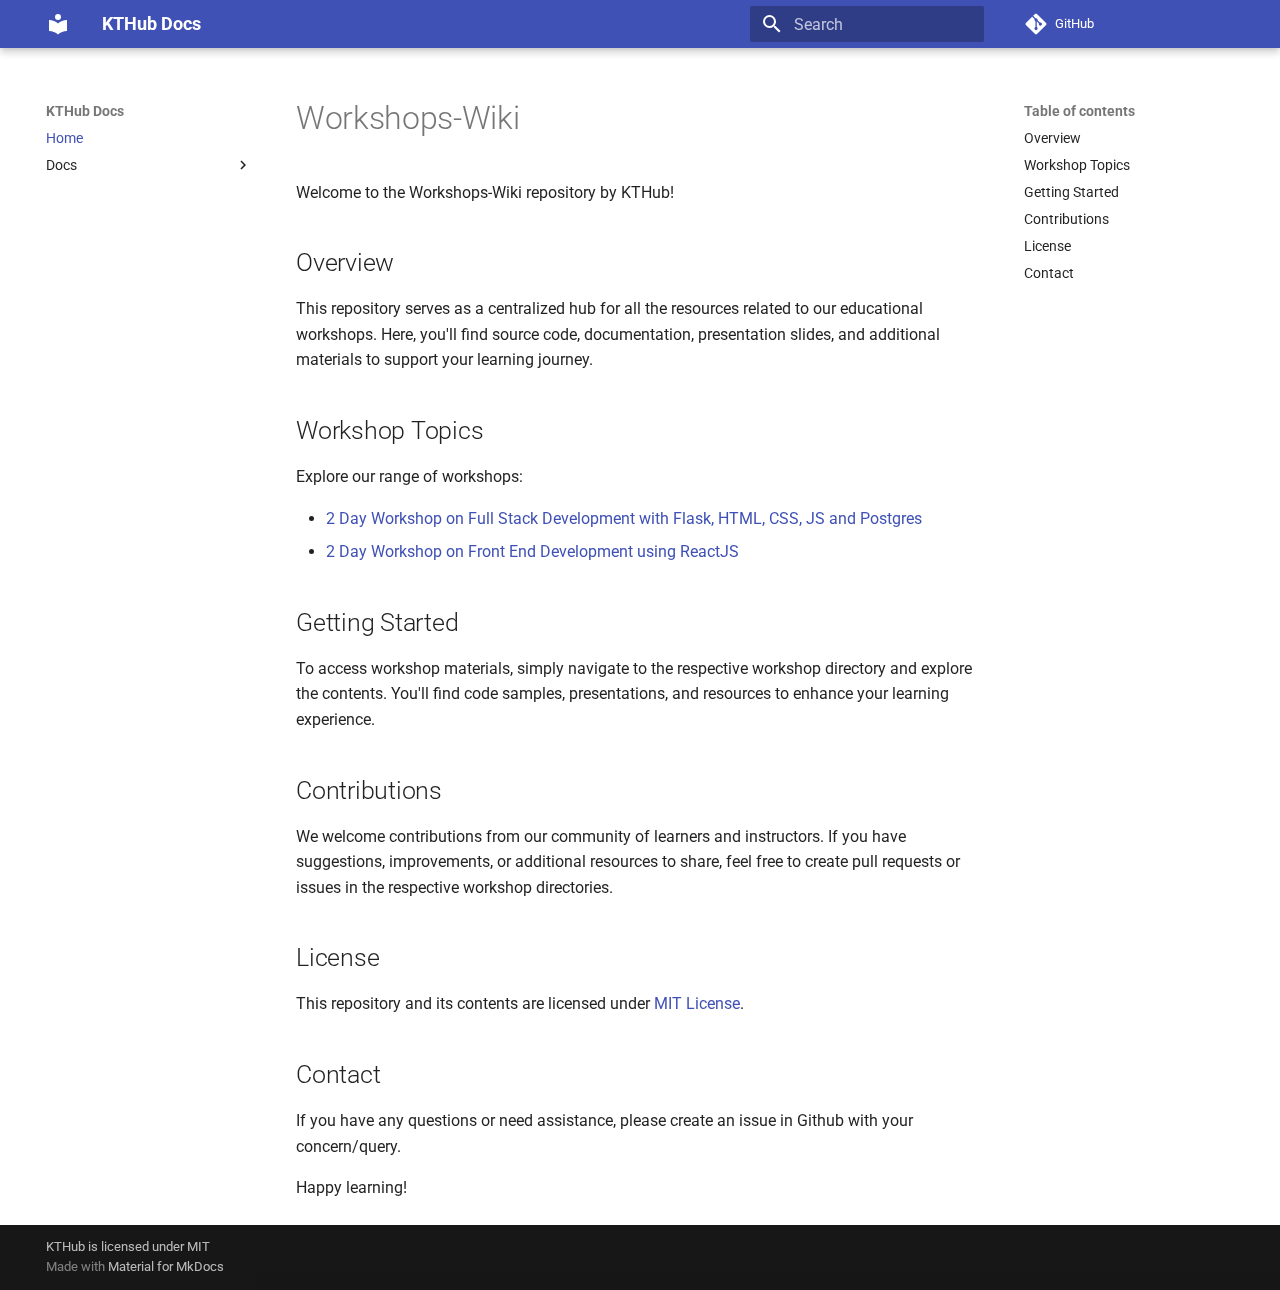
<file: index.html>
<!doctype html>
<html lang="en" class="no-js">
  <head>
    
      <meta charset="utf-8">
      <meta name="viewport" content="width=device-width,initial-scale=1">
      
        <meta name="description" content="Welcome to the KTHub documentation.">
      
      
        <meta name="author" content="Sadhvik Chirunomula">
      
      
        <link rel="canonical" href="https://KTHub.io/">
      
      
      
        <link rel="next" href="2-Day-Worshop-on-Full-Stack-Development/">
      
      <link rel="icon" href="assets/images/favicon.png">
      <meta name="generator" content="mkdocs-1.4.3, mkdocs-material-9.1.17">
    
    
      
        <title>KTHub Docs</title>
      
    
    
      <link rel="stylesheet" href="assets/stylesheets/main.26e3688c.min.css">
      
      

    
    
    
      
        
        
        <link rel="preconnect" href="https://fonts.gstatic.com" crossorigin>
        <link rel="stylesheet" href="https://fonts.googleapis.com/css?family=Roboto:300,300i,400,400i,700,700i%7CRoboto+Mono:400,400i,700,700i&display=fallback">
        <style>:root{--md-text-font:"Roboto";--md-code-font:"Roboto Mono"}</style>
      
    
    
    <script>__md_scope=new URL(".",location),__md_hash=e=>[...e].reduce((e,_)=>(e<<5)-e+_.charCodeAt(0),0),__md_get=(e,_=localStorage,t=__md_scope)=>JSON.parse(_.getItem(t.pathname+"."+e)),__md_set=(e,_,t=localStorage,a=__md_scope)=>{try{t.setItem(a.pathname+"."+e,JSON.stringify(_))}catch(e){}}</script>
    
      

    
    
    
  </head>
  
  
    <body dir="ltr">
  
    
    
      <script>var palette=__md_get("__palette");if(palette&&"object"==typeof palette.color)for(var key of Object.keys(palette.color))document.body.setAttribute("data-md-color-"+key,palette.color[key])</script>
    
    <input class="md-toggle" data-md-toggle="drawer" type="checkbox" id="__drawer" autocomplete="off">
    <input class="md-toggle" data-md-toggle="search" type="checkbox" id="__search" autocomplete="off">
    <label class="md-overlay" for="__drawer"></label>
    <div data-md-component="skip">
      
        
        <a href="#workshops-wiki" class="md-skip">
          Skip to content
        </a>
      
    </div>
    <div data-md-component="announce">
      
    </div>
    
    
      

  

<header class="md-header md-header--shadow" data-md-component="header">
  <nav class="md-header__inner md-grid" aria-label="Header">
    <a href="." title="KTHub Docs" class="md-header__button md-logo" aria-label="KTHub Docs" data-md-component="logo">
      
  
  <svg xmlns="http://www.w3.org/2000/svg" viewBox="0 0 24 24"><path d="M12 8a3 3 0 0 0 3-3 3 3 0 0 0-3-3 3 3 0 0 0-3 3 3 3 0 0 0 3 3m0 3.54C9.64 9.35 6.5 8 3 8v11c3.5 0 6.64 1.35 9 3.54 2.36-2.19 5.5-3.54 9-3.54V8c-3.5 0-6.64 1.35-9 3.54Z"/></svg>

    </a>
    <label class="md-header__button md-icon" for="__drawer">
      <svg xmlns="http://www.w3.org/2000/svg" viewBox="0 0 24 24"><path d="M3 6h18v2H3V6m0 5h18v2H3v-2m0 5h18v2H3v-2Z"/></svg>
    </label>
    <div class="md-header__title" data-md-component="header-title">
      <div class="md-header__ellipsis">
        <div class="md-header__topic">
          <span class="md-ellipsis">
            KTHub Docs
          </span>
        </div>
        <div class="md-header__topic" data-md-component="header-topic">
          <span class="md-ellipsis">
            
              Home
            
          </span>
        </div>
      </div>
    </div>
    
    
    
      <label class="md-header__button md-icon" for="__search">
        <svg xmlns="http://www.w3.org/2000/svg" viewBox="0 0 24 24"><path d="M9.5 3A6.5 6.5 0 0 1 16 9.5c0 1.61-.59 3.09-1.56 4.23l.27.27h.79l5 5-1.5 1.5-5-5v-.79l-.27-.27A6.516 6.516 0 0 1 9.5 16 6.5 6.5 0 0 1 3 9.5 6.5 6.5 0 0 1 9.5 3m0 2C7 5 5 7 5 9.5S7 14 9.5 14 14 12 14 9.5 12 5 9.5 5Z"/></svg>
      </label>
      <div class="md-search" data-md-component="search" role="dialog">
  <label class="md-search__overlay" for="__search"></label>
  <div class="md-search__inner" role="search">
    <form class="md-search__form" name="search">
      <input type="text" class="md-search__input" name="query" aria-label="Search" placeholder="Search" autocapitalize="off" autocorrect="off" autocomplete="off" spellcheck="false" data-md-component="search-query" required>
      <label class="md-search__icon md-icon" for="__search">
        <svg xmlns="http://www.w3.org/2000/svg" viewBox="0 0 24 24"><path d="M9.5 3A6.5 6.5 0 0 1 16 9.5c0 1.61-.59 3.09-1.56 4.23l.27.27h.79l5 5-1.5 1.5-5-5v-.79l-.27-.27A6.516 6.516 0 0 1 9.5 16 6.5 6.5 0 0 1 3 9.5 6.5 6.5 0 0 1 9.5 3m0 2C7 5 5 7 5 9.5S7 14 9.5 14 14 12 14 9.5 12 5 9.5 5Z"/></svg>
        <svg xmlns="http://www.w3.org/2000/svg" viewBox="0 0 24 24"><path d="M20 11v2H8l5.5 5.5-1.42 1.42L4.16 12l7.92-7.92L13.5 5.5 8 11h12Z"/></svg>
      </label>
      <nav class="md-search__options" aria-label="Search">
        
        <button type="reset" class="md-search__icon md-icon" title="Clear" aria-label="Clear" tabindex="-1">
          <svg xmlns="http://www.w3.org/2000/svg" viewBox="0 0 24 24"><path d="M19 6.41 17.59 5 12 10.59 6.41 5 5 6.41 10.59 12 5 17.59 6.41 19 12 13.41 17.59 19 19 17.59 13.41 12 19 6.41Z"/></svg>
        </button>
      </nav>
      
    </form>
    <div class="md-search__output">
      <div class="md-search__scrollwrap" data-md-scrollfix>
        <div class="md-search-result" data-md-component="search-result">
          <div class="md-search-result__meta">
            Initializing search
          </div>
          <ol class="md-search-result__list" role="presentation"></ol>
        </div>
      </div>
    </div>
  </div>
</div>
    
    
      <div class="md-header__source">
        <a href="https://github.com/KnowledgeTransferHub/Workshops-Wiki" title="Go to repository" class="md-source" data-md-component="source">
  <div class="md-source__icon md-icon">
    
    <svg xmlns="http://www.w3.org/2000/svg" viewBox="0 0 448 512"><!--! Font Awesome Free 6.4.0 by @fontawesome - https://fontawesome.com License - https://fontawesome.com/license/free (Icons: CC BY 4.0, Fonts: SIL OFL 1.1, Code: MIT License) Copyright 2023 Fonticons, Inc.--><path d="M439.55 236.05 244 40.45a28.87 28.87 0 0 0-40.81 0l-40.66 40.63 51.52 51.52c27.06-9.14 52.68 16.77 43.39 43.68l49.66 49.66c34.23-11.8 61.18 31 35.47 56.69-26.49 26.49-70.21-2.87-56-37.34L240.22 199v121.85c25.3 12.54 22.26 41.85 9.08 55a34.34 34.34 0 0 1-48.55 0c-17.57-17.6-11.07-46.91 11.25-56v-123c-20.8-8.51-24.6-30.74-18.64-45L142.57 101 8.45 235.14a28.86 28.86 0 0 0 0 40.81l195.61 195.6a28.86 28.86 0 0 0 40.8 0l194.69-194.69a28.86 28.86 0 0 0 0-40.81z"/></svg>
  </div>
  <div class="md-source__repository">
    GitHub
  </div>
</a>
      </div>
    
  </nav>
  
</header>
    
    <div class="md-container" data-md-component="container">
      
      
        
          
        
      
      <main class="md-main" data-md-component="main">
        <div class="md-main__inner md-grid">
          
            
              
              <div class="md-sidebar md-sidebar--primary" data-md-component="sidebar" data-md-type="navigation" >
                <div class="md-sidebar__scrollwrap">
                  <div class="md-sidebar__inner">
                    


<nav class="md-nav md-nav--primary" aria-label="Navigation" data-md-level="0">
  <label class="md-nav__title" for="__drawer">
    <a href="." title="KTHub Docs" class="md-nav__button md-logo" aria-label="KTHub Docs" data-md-component="logo">
      
  
  <svg xmlns="http://www.w3.org/2000/svg" viewBox="0 0 24 24"><path d="M12 8a3 3 0 0 0 3-3 3 3 0 0 0-3-3 3 3 0 0 0-3 3 3 3 0 0 0 3 3m0 3.54C9.64 9.35 6.5 8 3 8v11c3.5 0 6.64 1.35 9 3.54 2.36-2.19 5.5-3.54 9-3.54V8c-3.5 0-6.64 1.35-9 3.54Z"/></svg>

    </a>
    KTHub Docs
  </label>
  
    <div class="md-nav__source">
      <a href="https://github.com/KnowledgeTransferHub/Workshops-Wiki" title="Go to repository" class="md-source" data-md-component="source">
  <div class="md-source__icon md-icon">
    
    <svg xmlns="http://www.w3.org/2000/svg" viewBox="0 0 448 512"><!--! Font Awesome Free 6.4.0 by @fontawesome - https://fontawesome.com License - https://fontawesome.com/license/free (Icons: CC BY 4.0, Fonts: SIL OFL 1.1, Code: MIT License) Copyright 2023 Fonticons, Inc.--><path d="M439.55 236.05 244 40.45a28.87 28.87 0 0 0-40.81 0l-40.66 40.63 51.52 51.52c27.06-9.14 52.68 16.77 43.39 43.68l49.66 49.66c34.23-11.8 61.18 31 35.47 56.69-26.49 26.49-70.21-2.87-56-37.34L240.22 199v121.85c25.3 12.54 22.26 41.85 9.08 55a34.34 34.34 0 0 1-48.55 0c-17.57-17.6-11.07-46.91 11.25-56v-123c-20.8-8.51-24.6-30.74-18.64-45L142.57 101 8.45 235.14a28.86 28.86 0 0 0 0 40.81l195.61 195.6a28.86 28.86 0 0 0 40.8 0l194.69-194.69a28.86 28.86 0 0 0 0-40.81z"/></svg>
  </div>
  <div class="md-source__repository">
    GitHub
  </div>
</a>
    </div>
  
  <ul class="md-nav__list" data-md-scrollfix>
    
      
      
      

  
  
    
  
  
    <li class="md-nav__item md-nav__item--active">
      
      <input class="md-nav__toggle md-toggle" type="checkbox" id="__toc">
      
      
        
      
      
        <label class="md-nav__link md-nav__link--active" for="__toc">
          Home
          <span class="md-nav__icon md-icon"></span>
        </label>
      
      <a href="." class="md-nav__link md-nav__link--active">
        Home
      </a>
      
        

<nav class="md-nav md-nav--secondary" aria-label="Table of contents">
  
  
  
    
  
  
    <label class="md-nav__title" for="__toc">
      <span class="md-nav__icon md-icon"></span>
      Table of contents
    </label>
    <ul class="md-nav__list" data-md-component="toc" data-md-scrollfix>
      
        <li class="md-nav__item">
  <a href="#overview" class="md-nav__link">
    Overview
  </a>
  
</li>
      
        <li class="md-nav__item">
  <a href="#workshop-topics" class="md-nav__link">
    Workshop Topics
  </a>
  
</li>
      
        <li class="md-nav__item">
  <a href="#getting-started" class="md-nav__link">
    Getting Started
  </a>
  
</li>
      
        <li class="md-nav__item">
  <a href="#contributions" class="md-nav__link">
    Contributions
  </a>
  
</li>
      
        <li class="md-nav__item">
  <a href="#license" class="md-nav__link">
    License
  </a>
  
</li>
      
        <li class="md-nav__item">
  <a href="#contact" class="md-nav__link">
    Contact
  </a>
  
</li>
      
    </ul>
  
</nav>
      
    </li>
  

    
      
      
      

  
  
  
    
    <li class="md-nav__item md-nav__item--nested">
      
      
      
      
      <input class="md-nav__toggle md-toggle " type="checkbox" id="__nav_2" >
      
      
      
        <label class="md-nav__link" for="__nav_2" id="__nav_2_label" tabindex="0">
          Docs
          <span class="md-nav__icon md-icon"></span>
        </label>
      
      <nav class="md-nav" data-md-level="1" aria-labelledby="__nav_2_label" aria-expanded="false">
        <label class="md-nav__title" for="__nav_2">
          <span class="md-nav__icon md-icon"></span>
          Docs
        </label>
        <ul class="md-nav__list" data-md-scrollfix>
          
            
              
  
  
  
    <li class="md-nav__item">
      <a href="2-Day-Worshop-on-Full-Stack-Development/" class="md-nav__link">
        2-Day-Worshop-on-Full-Stack-Development
      </a>
    </li>
  

            
          
            
              
  
  
  
    <li class="md-nav__item">
      <a href="2-Day-Workshop-on-Front-End-Development/" class="md-nav__link">
        2-Day-Workshop-on-Front-End-Development
      </a>
    </li>
  

            
          
        </ul>
      </nav>
    </li>
  

    
  </ul>
</nav>
                  </div>
                </div>
              </div>
            
            
              
              <div class="md-sidebar md-sidebar--secondary" data-md-component="sidebar" data-md-type="toc" >
                <div class="md-sidebar__scrollwrap">
                  <div class="md-sidebar__inner">
                    

<nav class="md-nav md-nav--secondary" aria-label="Table of contents">
  
  
  
    
  
  
    <label class="md-nav__title" for="__toc">
      <span class="md-nav__icon md-icon"></span>
      Table of contents
    </label>
    <ul class="md-nav__list" data-md-component="toc" data-md-scrollfix>
      
        <li class="md-nav__item">
  <a href="#overview" class="md-nav__link">
    Overview
  </a>
  
</li>
      
        <li class="md-nav__item">
  <a href="#workshop-topics" class="md-nav__link">
    Workshop Topics
  </a>
  
</li>
      
        <li class="md-nav__item">
  <a href="#getting-started" class="md-nav__link">
    Getting Started
  </a>
  
</li>
      
        <li class="md-nav__item">
  <a href="#contributions" class="md-nav__link">
    Contributions
  </a>
  
</li>
      
        <li class="md-nav__item">
  <a href="#license" class="md-nav__link">
    License
  </a>
  
</li>
      
        <li class="md-nav__item">
  <a href="#contact" class="md-nav__link">
    Contact
  </a>
  
</li>
      
    </ul>
  
</nav>
                  </div>
                </div>
              </div>
            
          
          
            <div class="md-content" data-md-component="content">
              <article class="md-content__inner md-typeset">
                
                  

  
  


<h1 id="workshops-wiki">Workshops-Wiki<a class="headerlink" href="#workshops-wiki" title="Permanent link">&para;</a></h1>
<p>Welcome to the Workshops-Wiki repository by KTHub!</p>
<h2 id="overview">Overview<a class="headerlink" href="#overview" title="Permanent link">&para;</a></h2>
<p>This repository serves as a centralized hub for all the resources related to our educational workshops. Here, you'll find source code, documentation, presentation slides, and additional materials to support your learning journey.</p>
<h2 id="workshop-topics">Workshop Topics<a class="headerlink" href="#workshop-topics" title="Permanent link">&para;</a></h2>
<p>Explore our range of workshops:</p>
<ul>
<li><a href="https://github.com/KnowledgeTransferHub/Workshops-Wiki/tree/main/2-Day-Worshop-on-Full-Stack-Development">2 Day Workshop on Full Stack Development with Flask, HTML, CSS, JS and Postgres</a></li>
<li><a href="https://github.com/KnowledgeTransferHub/Workshops-Wiki/tree/main/2-Day-Worshop-on-Full-Stack-Development">2 Day Workshop on Front End Development using ReactJS</a></li>
</ul>
<h2 id="getting-started">Getting Started<a class="headerlink" href="#getting-started" title="Permanent link">&para;</a></h2>
<p>To access workshop materials, simply navigate to the respective workshop directory and explore the contents. You'll find code samples, presentations, and resources to enhance your learning experience.</p>
<h2 id="contributions">Contributions<a class="headerlink" href="#contributions" title="Permanent link">&para;</a></h2>
<p>We welcome contributions from our community of learners and instructors. If you have suggestions, improvements, or additional resources to share, feel free to create pull requests or issues in the respective workshop directories.</p>
<h2 id="license">License<a class="headerlink" href="#license" title="Permanent link">&para;</a></h2>
<p>This repository and its contents are licensed under <a href="https://github.com/KnowledgeTransferHub/Workshops-Wiki/blob/main/LICENSE">MIT License</a>.</p>
<h2 id="contact">Contact<a class="headerlink" href="#contact" title="Permanent link">&para;</a></h2>
<p>If you have any questions or need assistance, please create an issue in Github with your concern/query.</p>
<p>Happy learning!</p>





                
              </article>
            </div>
          
          
        </div>
        
      </main>
      
        <footer class="md-footer">
  
  <div class="md-footer-meta md-typeset">
    <div class="md-footer-meta__inner md-grid">
      <div class="md-copyright">
  
    <div class="md-copyright__highlight">
      KTHub is licensed under MIT
    </div>
  
  
    Made with
    <a href="https://squidfunk.github.io/mkdocs-material/" target="_blank" rel="noopener">
      Material for MkDocs
    </a>
  
</div>
      
    </div>
  </div>
</footer>
      
    </div>
    <div class="md-dialog" data-md-component="dialog">
      <div class="md-dialog__inner md-typeset"></div>
    </div>
    
    <script id="__config" type="application/json">{"base": ".", "features": [], "search": "assets/javascripts/workers/search.208ed371.min.js", "translations": {"clipboard.copied": "Copied to clipboard", "clipboard.copy": "Copy to clipboard", "search.result.more.one": "1 more on this page", "search.result.more.other": "# more on this page", "search.result.none": "No matching documents", "search.result.one": "1 matching document", "search.result.other": "# matching documents", "search.result.placeholder": "Type to start searching", "search.result.term.missing": "Missing", "select.version": "Select version"}}</script>
    
    
      <script src="assets/javascripts/bundle.b425cdc4.min.js"></script>
      
    
  </body>
</html>
</file>
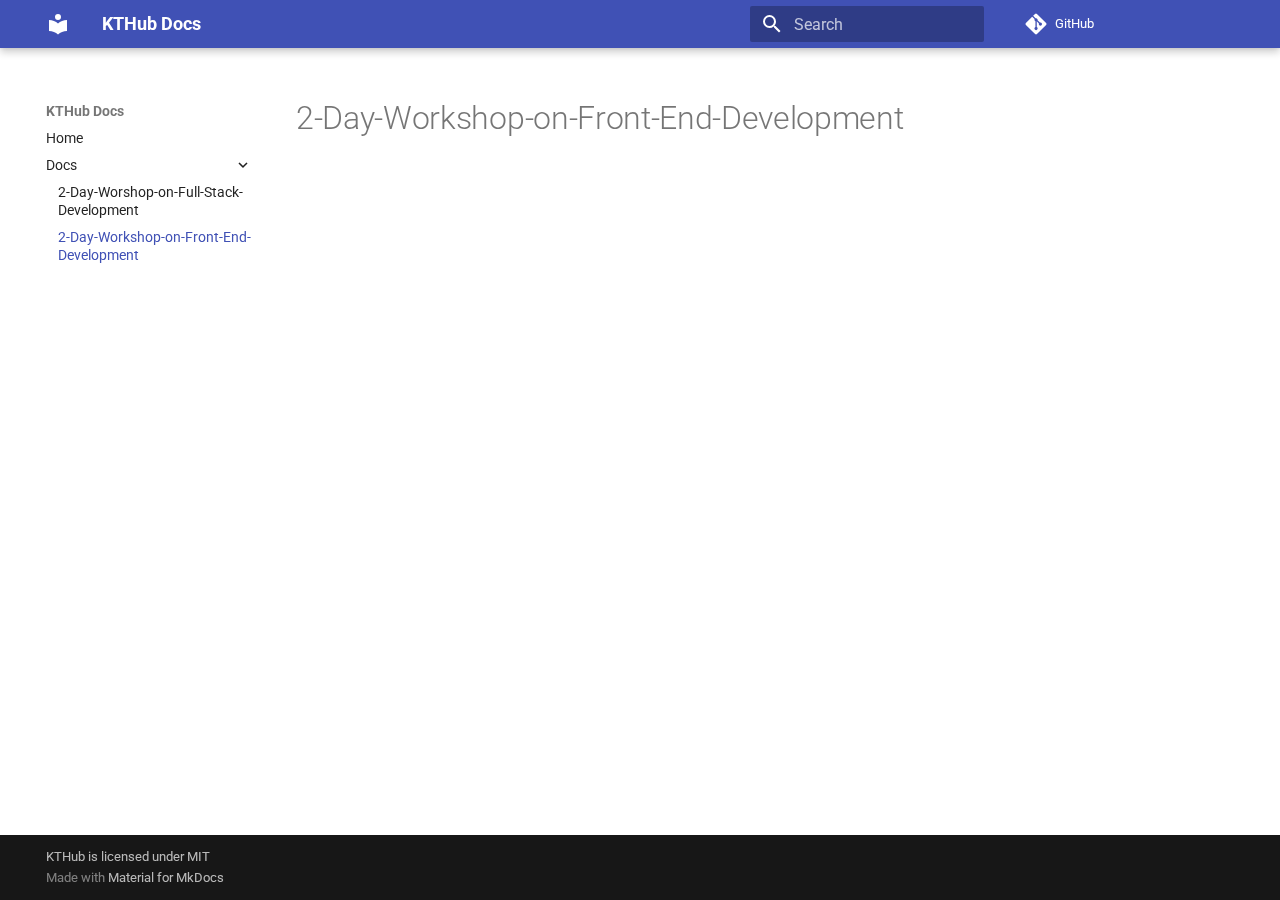
<file: 2-Day-Workshop-on-Front-End-Development/index.html>
<!doctype html>
<html lang="en" class="no-js">
  <head>
    
      <meta charset="utf-8">
      <meta name="viewport" content="width=device-width,initial-scale=1">
      
        <meta name="description" content="Welcome to the KTHub documentation.">
      
      
        <meta name="author" content="Sadhvik Chirunomula">
      
      
        <link rel="canonical" href="https://KTHub.io/2-Day-Workshop-on-Front-End-Development/">
      
      
        <link rel="prev" href="../2-Day-Worshop-on-Full-Stack-Development/">
      
      
      <link rel="icon" href="../assets/images/favicon.png">
      <meta name="generator" content="mkdocs-1.4.3, mkdocs-material-9.1.17">
    
    
      
        <title>2-Day-Workshop-on-Front-End-Development - KTHub Docs</title>
      
    
    
      <link rel="stylesheet" href="../assets/stylesheets/main.26e3688c.min.css">
      
      

    
    
    
      
        
        
        <link rel="preconnect" href="https://fonts.gstatic.com" crossorigin>
        <link rel="stylesheet" href="https://fonts.googleapis.com/css?family=Roboto:300,300i,400,400i,700,700i%7CRoboto+Mono:400,400i,700,700i&display=fallback">
        <style>:root{--md-text-font:"Roboto";--md-code-font:"Roboto Mono"}</style>
      
    
    
    <script>__md_scope=new URL("..",location),__md_hash=e=>[...e].reduce((e,_)=>(e<<5)-e+_.charCodeAt(0),0),__md_get=(e,_=localStorage,t=__md_scope)=>JSON.parse(_.getItem(t.pathname+"."+e)),__md_set=(e,_,t=localStorage,a=__md_scope)=>{try{t.setItem(a.pathname+"."+e,JSON.stringify(_))}catch(e){}}</script>
    
      

    
    
    
  </head>
  
  
    <body dir="ltr">
  
    
    
      <script>var palette=__md_get("__palette");if(palette&&"object"==typeof palette.color)for(var key of Object.keys(palette.color))document.body.setAttribute("data-md-color-"+key,palette.color[key])</script>
    
    <input class="md-toggle" data-md-toggle="drawer" type="checkbox" id="__drawer" autocomplete="off">
    <input class="md-toggle" data-md-toggle="search" type="checkbox" id="__search" autocomplete="off">
    <label class="md-overlay" for="__drawer"></label>
    <div data-md-component="skip">
      
        
        <a href="#2-day-workshop-on-front-end-development" class="md-skip">
          Skip to content
        </a>
      
    </div>
    <div data-md-component="announce">
      
    </div>
    
    
      

  

<header class="md-header md-header--shadow" data-md-component="header">
  <nav class="md-header__inner md-grid" aria-label="Header">
    <a href=".." title="KTHub Docs" class="md-header__button md-logo" aria-label="KTHub Docs" data-md-component="logo">
      
  
  <svg xmlns="http://www.w3.org/2000/svg" viewBox="0 0 24 24"><path d="M12 8a3 3 0 0 0 3-3 3 3 0 0 0-3-3 3 3 0 0 0-3 3 3 3 0 0 0 3 3m0 3.54C9.64 9.35 6.5 8 3 8v11c3.5 0 6.64 1.35 9 3.54 2.36-2.19 5.5-3.54 9-3.54V8c-3.5 0-6.64 1.35-9 3.54Z"/></svg>

    </a>
    <label class="md-header__button md-icon" for="__drawer">
      <svg xmlns="http://www.w3.org/2000/svg" viewBox="0 0 24 24"><path d="M3 6h18v2H3V6m0 5h18v2H3v-2m0 5h18v2H3v-2Z"/></svg>
    </label>
    <div class="md-header__title" data-md-component="header-title">
      <div class="md-header__ellipsis">
        <div class="md-header__topic">
          <span class="md-ellipsis">
            KTHub Docs
          </span>
        </div>
        <div class="md-header__topic" data-md-component="header-topic">
          <span class="md-ellipsis">
            
              2-Day-Workshop-on-Front-End-Development
            
          </span>
        </div>
      </div>
    </div>
    
    
    
      <label class="md-header__button md-icon" for="__search">
        <svg xmlns="http://www.w3.org/2000/svg" viewBox="0 0 24 24"><path d="M9.5 3A6.5 6.5 0 0 1 16 9.5c0 1.61-.59 3.09-1.56 4.23l.27.27h.79l5 5-1.5 1.5-5-5v-.79l-.27-.27A6.516 6.516 0 0 1 9.5 16 6.5 6.5 0 0 1 3 9.5 6.5 6.5 0 0 1 9.5 3m0 2C7 5 5 7 5 9.5S7 14 9.5 14 14 12 14 9.5 12 5 9.5 5Z"/></svg>
      </label>
      <div class="md-search" data-md-component="search" role="dialog">
  <label class="md-search__overlay" for="__search"></label>
  <div class="md-search__inner" role="search">
    <form class="md-search__form" name="search">
      <input type="text" class="md-search__input" name="query" aria-label="Search" placeholder="Search" autocapitalize="off" autocorrect="off" autocomplete="off" spellcheck="false" data-md-component="search-query" required>
      <label class="md-search__icon md-icon" for="__search">
        <svg xmlns="http://www.w3.org/2000/svg" viewBox="0 0 24 24"><path d="M9.5 3A6.5 6.5 0 0 1 16 9.5c0 1.61-.59 3.09-1.56 4.23l.27.27h.79l5 5-1.5 1.5-5-5v-.79l-.27-.27A6.516 6.516 0 0 1 9.5 16 6.5 6.5 0 0 1 3 9.5 6.5 6.5 0 0 1 9.5 3m0 2C7 5 5 7 5 9.5S7 14 9.5 14 14 12 14 9.5 12 5 9.5 5Z"/></svg>
        <svg xmlns="http://www.w3.org/2000/svg" viewBox="0 0 24 24"><path d="M20 11v2H8l5.5 5.5-1.42 1.42L4.16 12l7.92-7.92L13.5 5.5 8 11h12Z"/></svg>
      </label>
      <nav class="md-search__options" aria-label="Search">
        
        <button type="reset" class="md-search__icon md-icon" title="Clear" aria-label="Clear" tabindex="-1">
          <svg xmlns="http://www.w3.org/2000/svg" viewBox="0 0 24 24"><path d="M19 6.41 17.59 5 12 10.59 6.41 5 5 6.41 10.59 12 5 17.59 6.41 19 12 13.41 17.59 19 19 17.59 13.41 12 19 6.41Z"/></svg>
        </button>
      </nav>
      
    </form>
    <div class="md-search__output">
      <div class="md-search__scrollwrap" data-md-scrollfix>
        <div class="md-search-result" data-md-component="search-result">
          <div class="md-search-result__meta">
            Initializing search
          </div>
          <ol class="md-search-result__list" role="presentation"></ol>
        </div>
      </div>
    </div>
  </div>
</div>
    
    
      <div class="md-header__source">
        <a href="https://github.com/KnowledgeTransferHub/Workshops-Wiki" title="Go to repository" class="md-source" data-md-component="source">
  <div class="md-source__icon md-icon">
    
    <svg xmlns="http://www.w3.org/2000/svg" viewBox="0 0 448 512"><!--! Font Awesome Free 6.4.0 by @fontawesome - https://fontawesome.com License - https://fontawesome.com/license/free (Icons: CC BY 4.0, Fonts: SIL OFL 1.1, Code: MIT License) Copyright 2023 Fonticons, Inc.--><path d="M439.55 236.05 244 40.45a28.87 28.87 0 0 0-40.81 0l-40.66 40.63 51.52 51.52c27.06-9.14 52.68 16.77 43.39 43.68l49.66 49.66c34.23-11.8 61.18 31 35.47 56.69-26.49 26.49-70.21-2.87-56-37.34L240.22 199v121.85c25.3 12.54 22.26 41.85 9.08 55a34.34 34.34 0 0 1-48.55 0c-17.57-17.6-11.07-46.91 11.25-56v-123c-20.8-8.51-24.6-30.74-18.64-45L142.57 101 8.45 235.14a28.86 28.86 0 0 0 0 40.81l195.61 195.6a28.86 28.86 0 0 0 40.8 0l194.69-194.69a28.86 28.86 0 0 0 0-40.81z"/></svg>
  </div>
  <div class="md-source__repository">
    GitHub
  </div>
</a>
      </div>
    
  </nav>
  
</header>
    
    <div class="md-container" data-md-component="container">
      
      
        
          
        
      
      <main class="md-main" data-md-component="main">
        <div class="md-main__inner md-grid">
          
            
              
              <div class="md-sidebar md-sidebar--primary" data-md-component="sidebar" data-md-type="navigation" >
                <div class="md-sidebar__scrollwrap">
                  <div class="md-sidebar__inner">
                    


<nav class="md-nav md-nav--primary" aria-label="Navigation" data-md-level="0">
  <label class="md-nav__title" for="__drawer">
    <a href=".." title="KTHub Docs" class="md-nav__button md-logo" aria-label="KTHub Docs" data-md-component="logo">
      
  
  <svg xmlns="http://www.w3.org/2000/svg" viewBox="0 0 24 24"><path d="M12 8a3 3 0 0 0 3-3 3 3 0 0 0-3-3 3 3 0 0 0-3 3 3 3 0 0 0 3 3m0 3.54C9.64 9.35 6.5 8 3 8v11c3.5 0 6.64 1.35 9 3.54 2.36-2.19 5.5-3.54 9-3.54V8c-3.5 0-6.64 1.35-9 3.54Z"/></svg>

    </a>
    KTHub Docs
  </label>
  
    <div class="md-nav__source">
      <a href="https://github.com/KnowledgeTransferHub/Workshops-Wiki" title="Go to repository" class="md-source" data-md-component="source">
  <div class="md-source__icon md-icon">
    
    <svg xmlns="http://www.w3.org/2000/svg" viewBox="0 0 448 512"><!--! Font Awesome Free 6.4.0 by @fontawesome - https://fontawesome.com License - https://fontawesome.com/license/free (Icons: CC BY 4.0, Fonts: SIL OFL 1.1, Code: MIT License) Copyright 2023 Fonticons, Inc.--><path d="M439.55 236.05 244 40.45a28.87 28.87 0 0 0-40.81 0l-40.66 40.63 51.52 51.52c27.06-9.14 52.68 16.77 43.39 43.68l49.66 49.66c34.23-11.8 61.18 31 35.47 56.69-26.49 26.49-70.21-2.87-56-37.34L240.22 199v121.85c25.3 12.54 22.26 41.85 9.08 55a34.34 34.34 0 0 1-48.55 0c-17.57-17.6-11.07-46.91 11.25-56v-123c-20.8-8.51-24.6-30.74-18.64-45L142.57 101 8.45 235.14a28.86 28.86 0 0 0 0 40.81l195.61 195.6a28.86 28.86 0 0 0 40.8 0l194.69-194.69a28.86 28.86 0 0 0 0-40.81z"/></svg>
  </div>
  <div class="md-source__repository">
    GitHub
  </div>
</a>
    </div>
  
  <ul class="md-nav__list" data-md-scrollfix>
    
      
      
      

  
  
  
    <li class="md-nav__item">
      <a href=".." class="md-nav__link">
        Home
      </a>
    </li>
  

    
      
      
      

  
  
    
  
  
    
    <li class="md-nav__item md-nav__item--active md-nav__item--nested">
      
      
      
      
      <input class="md-nav__toggle md-toggle " type="checkbox" id="__nav_2" checked>
      
      
      
        <label class="md-nav__link" for="__nav_2" id="__nav_2_label" tabindex="0">
          Docs
          <span class="md-nav__icon md-icon"></span>
        </label>
      
      <nav class="md-nav" data-md-level="1" aria-labelledby="__nav_2_label" aria-expanded="true">
        <label class="md-nav__title" for="__nav_2">
          <span class="md-nav__icon md-icon"></span>
          Docs
        </label>
        <ul class="md-nav__list" data-md-scrollfix>
          
            
              
  
  
  
    <li class="md-nav__item">
      <a href="../2-Day-Worshop-on-Full-Stack-Development/" class="md-nav__link">
        2-Day-Worshop-on-Full-Stack-Development
      </a>
    </li>
  

            
          
            
              
  
  
    
  
  
    <li class="md-nav__item md-nav__item--active">
      
      <input class="md-nav__toggle md-toggle" type="checkbox" id="__toc">
      
      
        
      
      
      <a href="./" class="md-nav__link md-nav__link--active">
        2-Day-Workshop-on-Front-End-Development
      </a>
      
    </li>
  

            
          
        </ul>
      </nav>
    </li>
  

    
  </ul>
</nav>
                  </div>
                </div>
              </div>
            
            
              
              <div class="md-sidebar md-sidebar--secondary" data-md-component="sidebar" data-md-type="toc" >
                <div class="md-sidebar__scrollwrap">
                  <div class="md-sidebar__inner">
                    

<nav class="md-nav md-nav--secondary" aria-label="Table of contents">
  
  
  
    
  
  
</nav>
                  </div>
                </div>
              </div>
            
          
          
            <div class="md-content" data-md-component="content">
              <article class="md-content__inner md-typeset">
                
                  

  
  


<h1 id="2-day-workshop-on-front-end-development">2-Day-Workshop-on-Front-End-Development<a class="headerlink" href="#2-day-workshop-on-front-end-development" title="Permanent link">&para;</a></h1>





                
              </article>
            </div>
          
          
        </div>
        
      </main>
      
        <footer class="md-footer">
  
  <div class="md-footer-meta md-typeset">
    <div class="md-footer-meta__inner md-grid">
      <div class="md-copyright">
  
    <div class="md-copyright__highlight">
      KTHub is licensed under MIT
    </div>
  
  
    Made with
    <a href="https://squidfunk.github.io/mkdocs-material/" target="_blank" rel="noopener">
      Material for MkDocs
    </a>
  
</div>
      
    </div>
  </div>
</footer>
      
    </div>
    <div class="md-dialog" data-md-component="dialog">
      <div class="md-dialog__inner md-typeset"></div>
    </div>
    
    <script id="__config" type="application/json">{"base": "..", "features": [], "search": "../assets/javascripts/workers/search.208ed371.min.js", "translations": {"clipboard.copied": "Copied to clipboard", "clipboard.copy": "Copy to clipboard", "search.result.more.one": "1 more on this page", "search.result.more.other": "# more on this page", "search.result.none": "No matching documents", "search.result.one": "1 matching document", "search.result.other": "# matching documents", "search.result.placeholder": "Type to start searching", "search.result.term.missing": "Missing", "select.version": "Select version"}}</script>
    
    
      <script src="../assets/javascripts/bundle.b425cdc4.min.js"></script>
      
    
  </body>
</html>
</file>
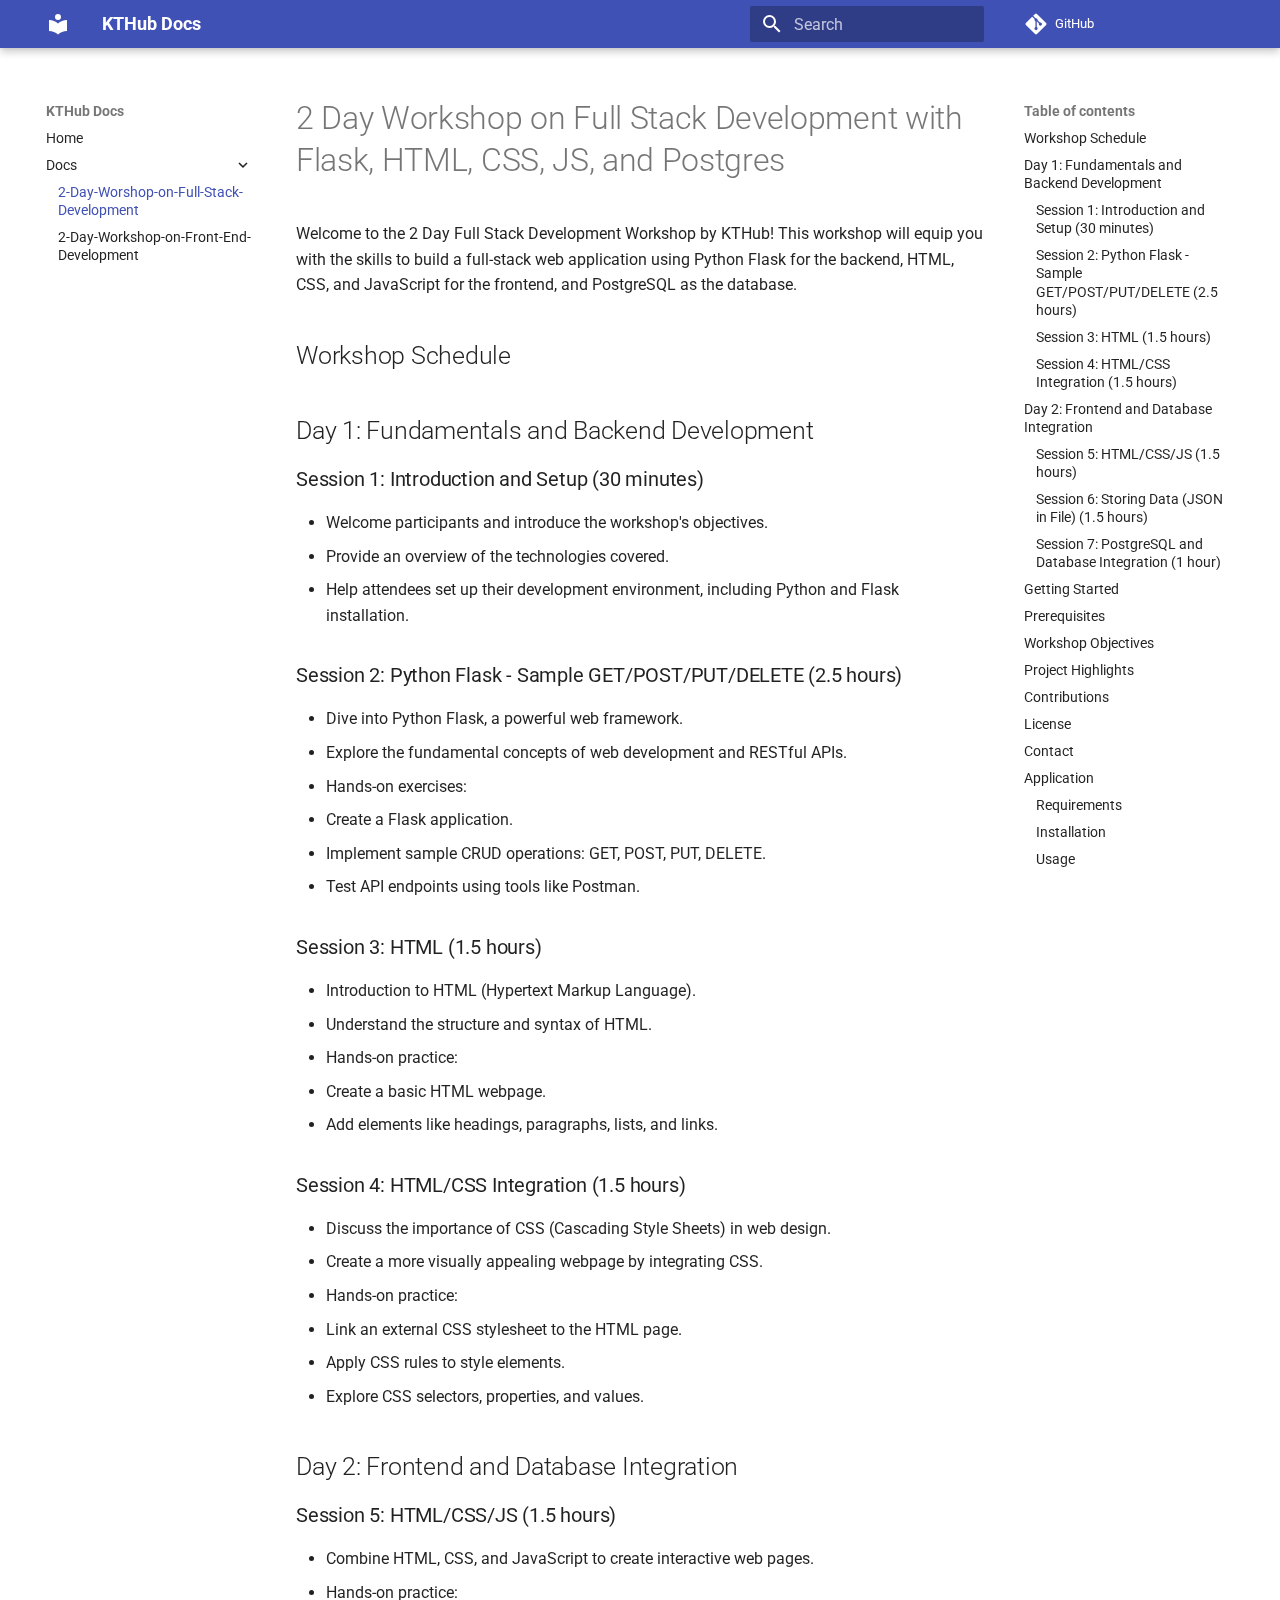
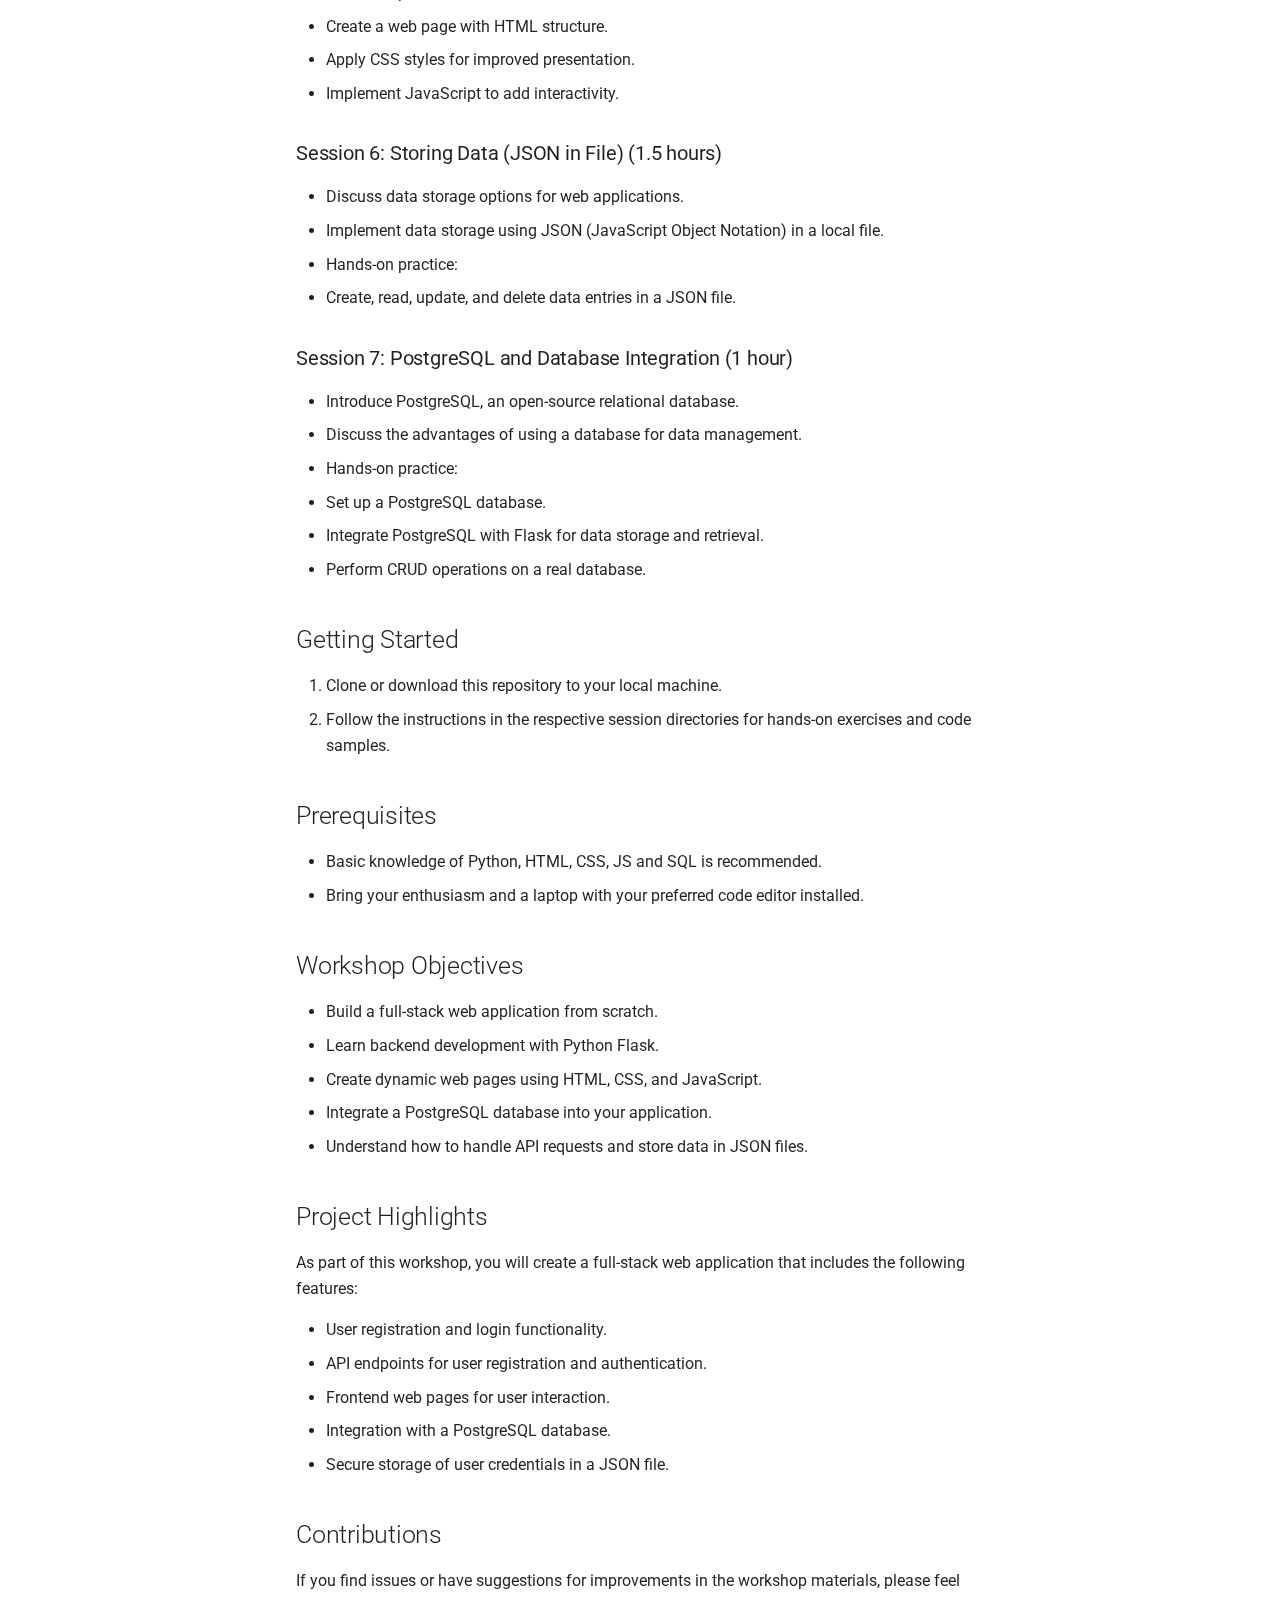
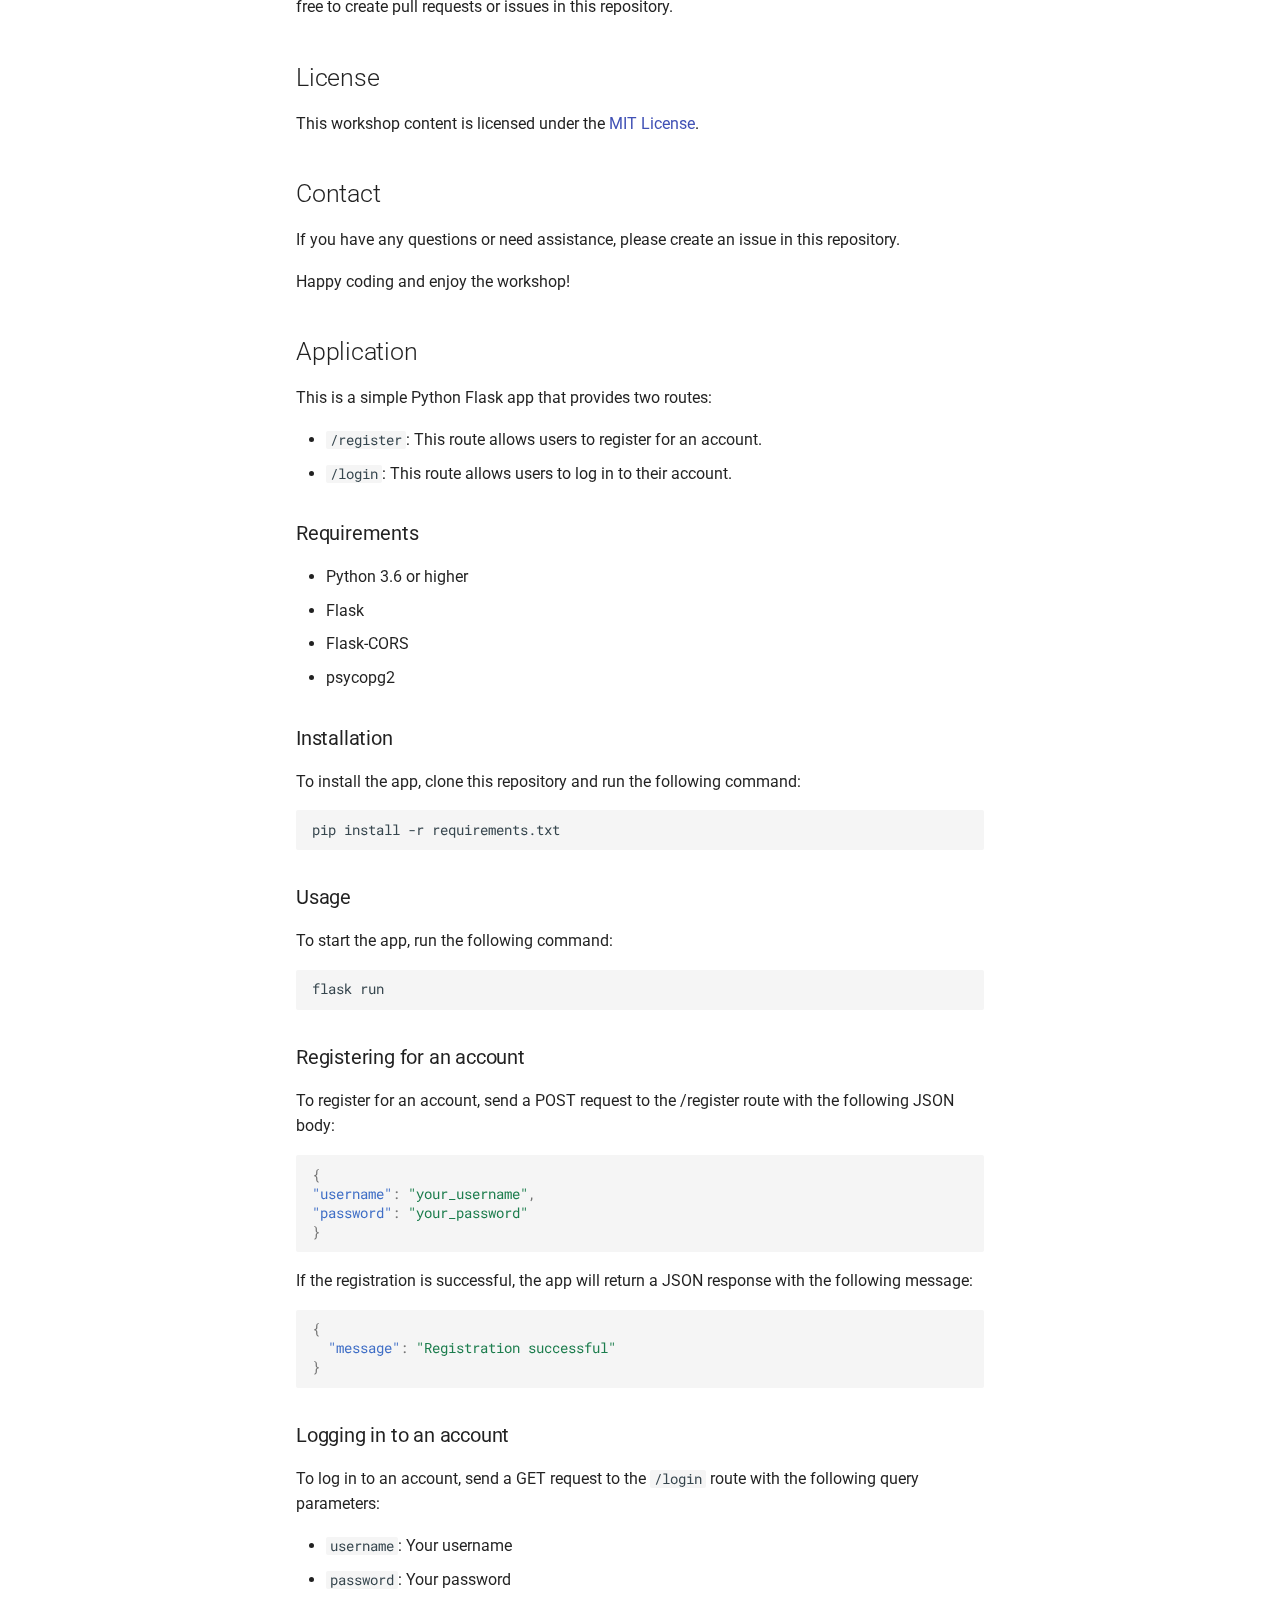
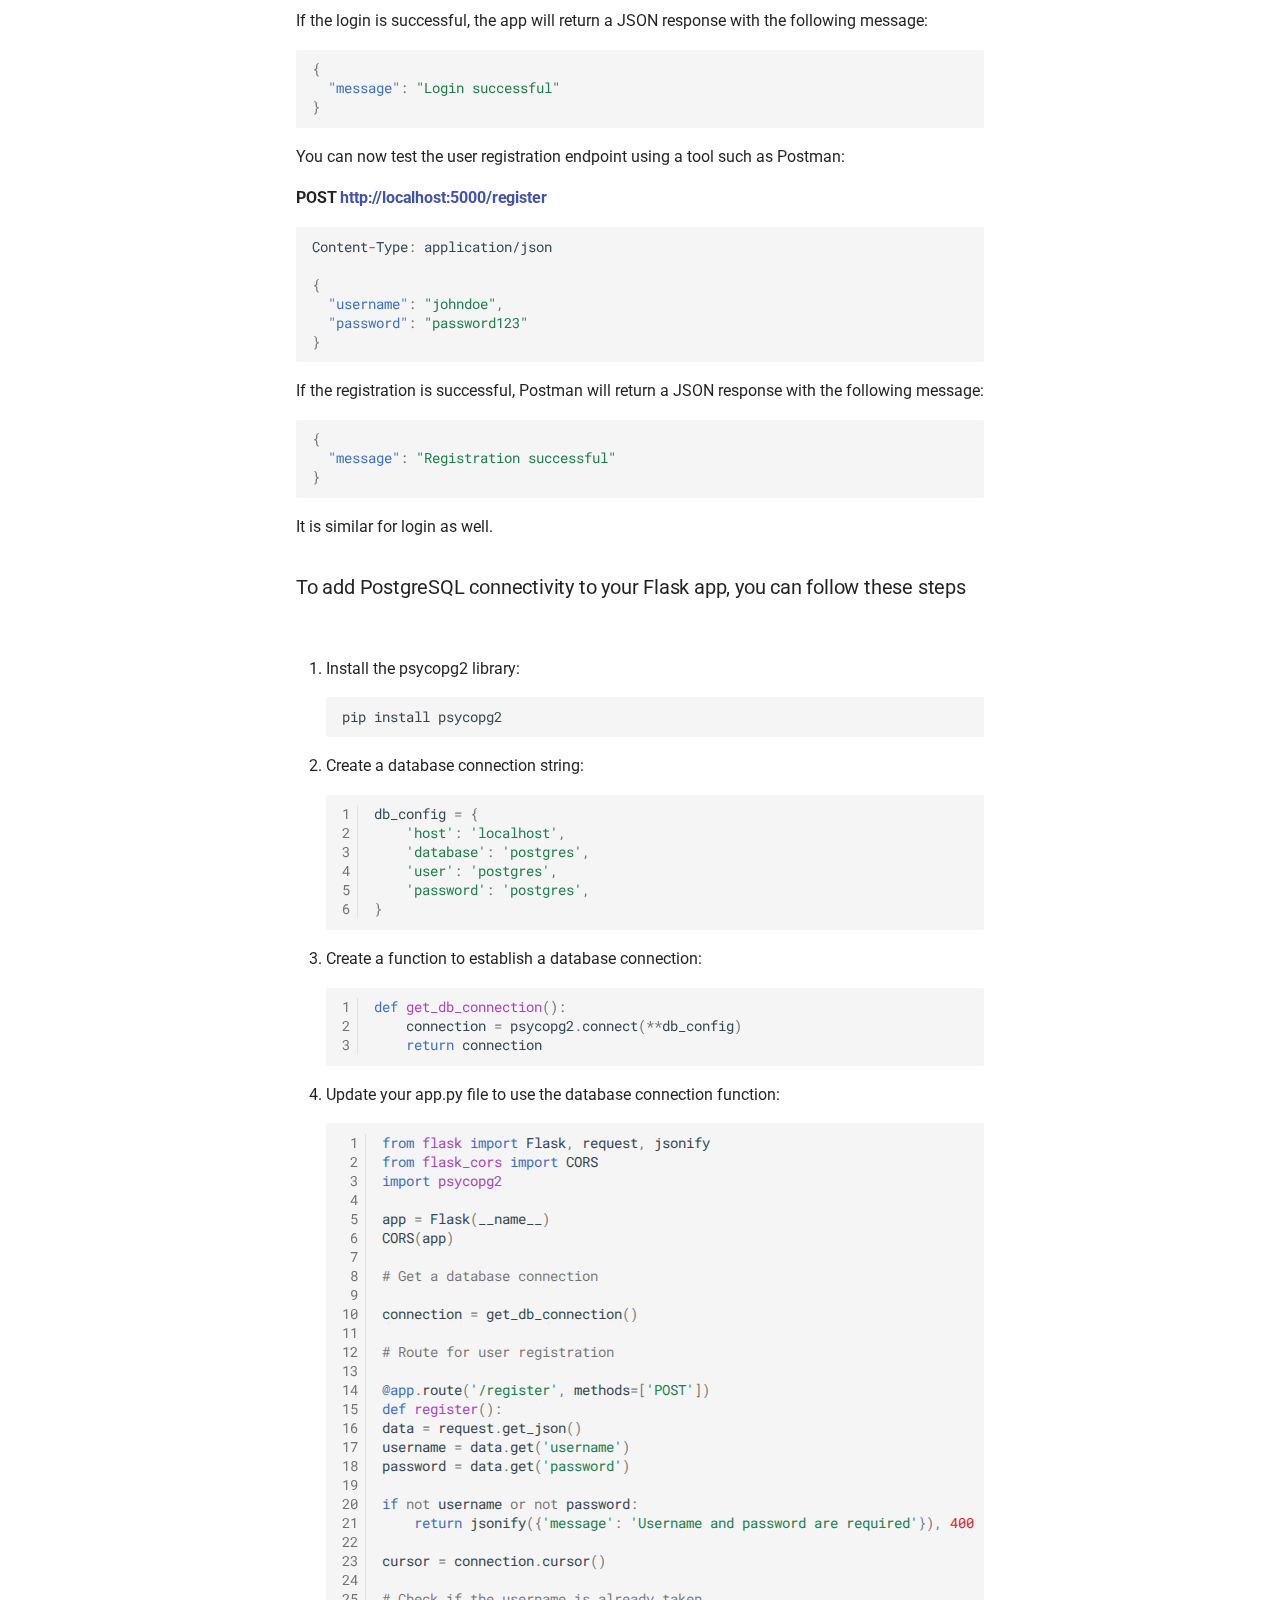
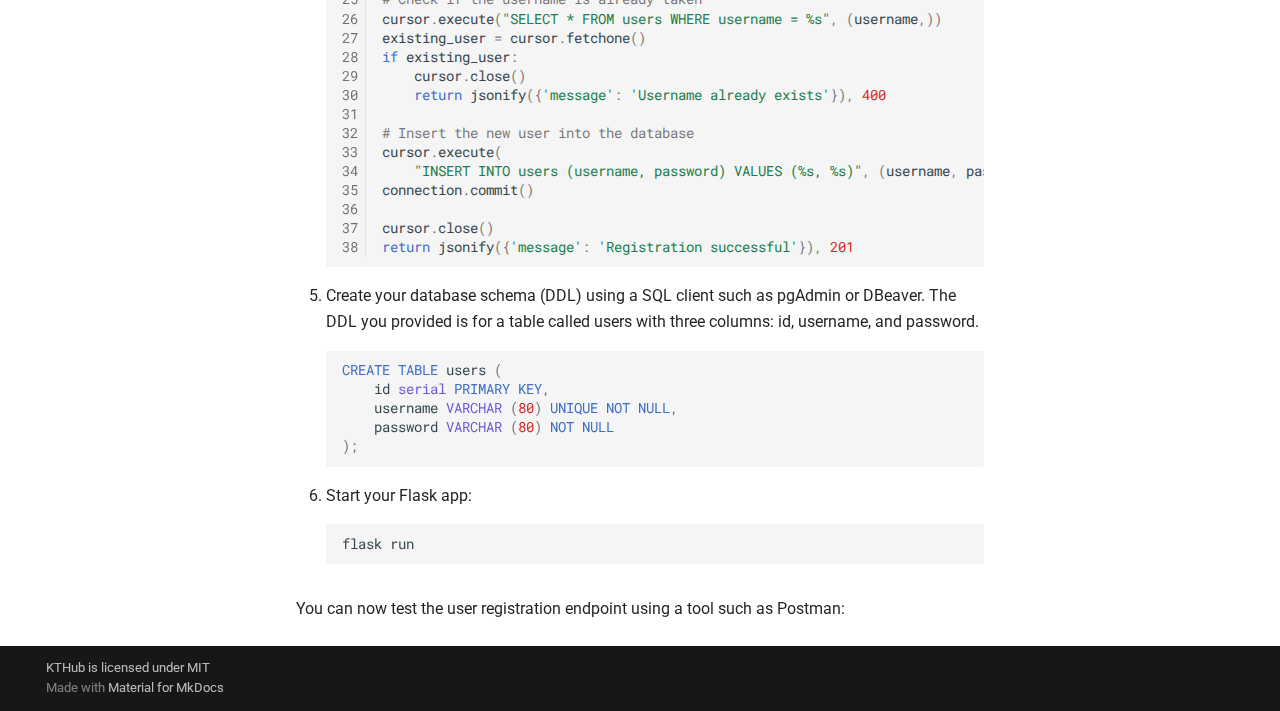
<file: 2-Day-Worshop-on-Full-Stack-Development/index.html>
<!doctype html>
<html lang="en" class="no-js">
  <head>
    
      <meta charset="utf-8">
      <meta name="viewport" content="width=device-width,initial-scale=1">
      
        <meta name="description" content="Welcome to the KTHub documentation.">
      
      
        <meta name="author" content="Sadhvik Chirunomula">
      
      
        <link rel="canonical" href="https://KTHub.io/2-Day-Worshop-on-Full-Stack-Development/">
      
      
        <link rel="prev" href="..">
      
      
        <link rel="next" href="../2-Day-Workshop-on-Front-End-Development/">
      
      <link rel="icon" href="../assets/images/favicon.png">
      <meta name="generator" content="mkdocs-1.4.3, mkdocs-material-9.1.17">
    
    
      
        <title>2-Day-Worshop-on-Full-Stack-Development - KTHub Docs</title>
      
    
    
      <link rel="stylesheet" href="../assets/stylesheets/main.26e3688c.min.css">
      
      

    
    
    
      
        
        
        <link rel="preconnect" href="https://fonts.gstatic.com" crossorigin>
        <link rel="stylesheet" href="https://fonts.googleapis.com/css?family=Roboto:300,300i,400,400i,700,700i%7CRoboto+Mono:400,400i,700,700i&display=fallback">
        <style>:root{--md-text-font:"Roboto";--md-code-font:"Roboto Mono"}</style>
      
    
    
    <script>__md_scope=new URL("..",location),__md_hash=e=>[...e].reduce((e,_)=>(e<<5)-e+_.charCodeAt(0),0),__md_get=(e,_=localStorage,t=__md_scope)=>JSON.parse(_.getItem(t.pathname+"."+e)),__md_set=(e,_,t=localStorage,a=__md_scope)=>{try{t.setItem(a.pathname+"."+e,JSON.stringify(_))}catch(e){}}</script>
    
      

    
    
    
  </head>
  
  
    <body dir="ltr">
  
    
    
      <script>var palette=__md_get("__palette");if(palette&&"object"==typeof palette.color)for(var key of Object.keys(palette.color))document.body.setAttribute("data-md-color-"+key,palette.color[key])</script>
    
    <input class="md-toggle" data-md-toggle="drawer" type="checkbox" id="__drawer" autocomplete="off">
    <input class="md-toggle" data-md-toggle="search" type="checkbox" id="__search" autocomplete="off">
    <label class="md-overlay" for="__drawer"></label>
    <div data-md-component="skip">
      
        
        <a href="#2-day-workshop-on-full-stack-development-with-flask-html-css-js-and-postgres" class="md-skip">
          Skip to content
        </a>
      
    </div>
    <div data-md-component="announce">
      
    </div>
    
    
      

  

<header class="md-header md-header--shadow" data-md-component="header">
  <nav class="md-header__inner md-grid" aria-label="Header">
    <a href=".." title="KTHub Docs" class="md-header__button md-logo" aria-label="KTHub Docs" data-md-component="logo">
      
  
  <svg xmlns="http://www.w3.org/2000/svg" viewBox="0 0 24 24"><path d="M12 8a3 3 0 0 0 3-3 3 3 0 0 0-3-3 3 3 0 0 0-3 3 3 3 0 0 0 3 3m0 3.54C9.64 9.35 6.5 8 3 8v11c3.5 0 6.64 1.35 9 3.54 2.36-2.19 5.5-3.54 9-3.54V8c-3.5 0-6.64 1.35-9 3.54Z"/></svg>

    </a>
    <label class="md-header__button md-icon" for="__drawer">
      <svg xmlns="http://www.w3.org/2000/svg" viewBox="0 0 24 24"><path d="M3 6h18v2H3V6m0 5h18v2H3v-2m0 5h18v2H3v-2Z"/></svg>
    </label>
    <div class="md-header__title" data-md-component="header-title">
      <div class="md-header__ellipsis">
        <div class="md-header__topic">
          <span class="md-ellipsis">
            KTHub Docs
          </span>
        </div>
        <div class="md-header__topic" data-md-component="header-topic">
          <span class="md-ellipsis">
            
              2-Day-Worshop-on-Full-Stack-Development
            
          </span>
        </div>
      </div>
    </div>
    
    
    
      <label class="md-header__button md-icon" for="__search">
        <svg xmlns="http://www.w3.org/2000/svg" viewBox="0 0 24 24"><path d="M9.5 3A6.5 6.5 0 0 1 16 9.5c0 1.61-.59 3.09-1.56 4.23l.27.27h.79l5 5-1.5 1.5-5-5v-.79l-.27-.27A6.516 6.516 0 0 1 9.5 16 6.5 6.5 0 0 1 3 9.5 6.5 6.5 0 0 1 9.5 3m0 2C7 5 5 7 5 9.5S7 14 9.5 14 14 12 14 9.5 12 5 9.5 5Z"/></svg>
      </label>
      <div class="md-search" data-md-component="search" role="dialog">
  <label class="md-search__overlay" for="__search"></label>
  <div class="md-search__inner" role="search">
    <form class="md-search__form" name="search">
      <input type="text" class="md-search__input" name="query" aria-label="Search" placeholder="Search" autocapitalize="off" autocorrect="off" autocomplete="off" spellcheck="false" data-md-component="search-query" required>
      <label class="md-search__icon md-icon" for="__search">
        <svg xmlns="http://www.w3.org/2000/svg" viewBox="0 0 24 24"><path d="M9.5 3A6.5 6.5 0 0 1 16 9.5c0 1.61-.59 3.09-1.56 4.23l.27.27h.79l5 5-1.5 1.5-5-5v-.79l-.27-.27A6.516 6.516 0 0 1 9.5 16 6.5 6.5 0 0 1 3 9.5 6.5 6.5 0 0 1 9.5 3m0 2C7 5 5 7 5 9.5S7 14 9.5 14 14 12 14 9.5 12 5 9.5 5Z"/></svg>
        <svg xmlns="http://www.w3.org/2000/svg" viewBox="0 0 24 24"><path d="M20 11v2H8l5.5 5.5-1.42 1.42L4.16 12l7.92-7.92L13.5 5.5 8 11h12Z"/></svg>
      </label>
      <nav class="md-search__options" aria-label="Search">
        
        <button type="reset" class="md-search__icon md-icon" title="Clear" aria-label="Clear" tabindex="-1">
          <svg xmlns="http://www.w3.org/2000/svg" viewBox="0 0 24 24"><path d="M19 6.41 17.59 5 12 10.59 6.41 5 5 6.41 10.59 12 5 17.59 6.41 19 12 13.41 17.59 19 19 17.59 13.41 12 19 6.41Z"/></svg>
        </button>
      </nav>
      
    </form>
    <div class="md-search__output">
      <div class="md-search__scrollwrap" data-md-scrollfix>
        <div class="md-search-result" data-md-component="search-result">
          <div class="md-search-result__meta">
            Initializing search
          </div>
          <ol class="md-search-result__list" role="presentation"></ol>
        </div>
      </div>
    </div>
  </div>
</div>
    
    
      <div class="md-header__source">
        <a href="https://github.com/KnowledgeTransferHub/Workshops-Wiki" title="Go to repository" class="md-source" data-md-component="source">
  <div class="md-source__icon md-icon">
    
    <svg xmlns="http://www.w3.org/2000/svg" viewBox="0 0 448 512"><!--! Font Awesome Free 6.4.0 by @fontawesome - https://fontawesome.com License - https://fontawesome.com/license/free (Icons: CC BY 4.0, Fonts: SIL OFL 1.1, Code: MIT License) Copyright 2023 Fonticons, Inc.--><path d="M439.55 236.05 244 40.45a28.87 28.87 0 0 0-40.81 0l-40.66 40.63 51.52 51.52c27.06-9.14 52.68 16.77 43.39 43.68l49.66 49.66c34.23-11.8 61.18 31 35.47 56.69-26.49 26.49-70.21-2.87-56-37.34L240.22 199v121.85c25.3 12.54 22.26 41.85 9.08 55a34.34 34.34 0 0 1-48.55 0c-17.57-17.6-11.07-46.91 11.25-56v-123c-20.8-8.51-24.6-30.74-18.64-45L142.57 101 8.45 235.14a28.86 28.86 0 0 0 0 40.81l195.61 195.6a28.86 28.86 0 0 0 40.8 0l194.69-194.69a28.86 28.86 0 0 0 0-40.81z"/></svg>
  </div>
  <div class="md-source__repository">
    GitHub
  </div>
</a>
      </div>
    
  </nav>
  
</header>
    
    <div class="md-container" data-md-component="container">
      
      
        
          
        
      
      <main class="md-main" data-md-component="main">
        <div class="md-main__inner md-grid">
          
            
              
              <div class="md-sidebar md-sidebar--primary" data-md-component="sidebar" data-md-type="navigation" >
                <div class="md-sidebar__scrollwrap">
                  <div class="md-sidebar__inner">
                    


<nav class="md-nav md-nav--primary" aria-label="Navigation" data-md-level="0">
  <label class="md-nav__title" for="__drawer">
    <a href=".." title="KTHub Docs" class="md-nav__button md-logo" aria-label="KTHub Docs" data-md-component="logo">
      
  
  <svg xmlns="http://www.w3.org/2000/svg" viewBox="0 0 24 24"><path d="M12 8a3 3 0 0 0 3-3 3 3 0 0 0-3-3 3 3 0 0 0-3 3 3 3 0 0 0 3 3m0 3.54C9.64 9.35 6.5 8 3 8v11c3.5 0 6.64 1.35 9 3.54 2.36-2.19 5.5-3.54 9-3.54V8c-3.5 0-6.64 1.35-9 3.54Z"/></svg>

    </a>
    KTHub Docs
  </label>
  
    <div class="md-nav__source">
      <a href="https://github.com/KnowledgeTransferHub/Workshops-Wiki" title="Go to repository" class="md-source" data-md-component="source">
  <div class="md-source__icon md-icon">
    
    <svg xmlns="http://www.w3.org/2000/svg" viewBox="0 0 448 512"><!--! Font Awesome Free 6.4.0 by @fontawesome - https://fontawesome.com License - https://fontawesome.com/license/free (Icons: CC BY 4.0, Fonts: SIL OFL 1.1, Code: MIT License) Copyright 2023 Fonticons, Inc.--><path d="M439.55 236.05 244 40.45a28.87 28.87 0 0 0-40.81 0l-40.66 40.63 51.52 51.52c27.06-9.14 52.68 16.77 43.39 43.68l49.66 49.66c34.23-11.8 61.18 31 35.47 56.69-26.49 26.49-70.21-2.87-56-37.34L240.22 199v121.85c25.3 12.54 22.26 41.85 9.08 55a34.34 34.34 0 0 1-48.55 0c-17.57-17.6-11.07-46.91 11.25-56v-123c-20.8-8.51-24.6-30.74-18.64-45L142.57 101 8.45 235.14a28.86 28.86 0 0 0 0 40.81l195.61 195.6a28.86 28.86 0 0 0 40.8 0l194.69-194.69a28.86 28.86 0 0 0 0-40.81z"/></svg>
  </div>
  <div class="md-source__repository">
    GitHub
  </div>
</a>
    </div>
  
  <ul class="md-nav__list" data-md-scrollfix>
    
      
      
      

  
  
  
    <li class="md-nav__item">
      <a href=".." class="md-nav__link">
        Home
      </a>
    </li>
  

    
      
      
      

  
  
    
  
  
    
    <li class="md-nav__item md-nav__item--active md-nav__item--nested">
      
      
      
      
      <input class="md-nav__toggle md-toggle " type="checkbox" id="__nav_2" checked>
      
      
      
        <label class="md-nav__link" for="__nav_2" id="__nav_2_label" tabindex="0">
          Docs
          <span class="md-nav__icon md-icon"></span>
        </label>
      
      <nav class="md-nav" data-md-level="1" aria-labelledby="__nav_2_label" aria-expanded="true">
        <label class="md-nav__title" for="__nav_2">
          <span class="md-nav__icon md-icon"></span>
          Docs
        </label>
        <ul class="md-nav__list" data-md-scrollfix>
          
            
              
  
  
    
  
  
    <li class="md-nav__item md-nav__item--active">
      
      <input class="md-nav__toggle md-toggle" type="checkbox" id="__toc">
      
      
        
      
      
        <label class="md-nav__link md-nav__link--active" for="__toc">
          2-Day-Worshop-on-Full-Stack-Development
          <span class="md-nav__icon md-icon"></span>
        </label>
      
      <a href="./" class="md-nav__link md-nav__link--active">
        2-Day-Worshop-on-Full-Stack-Development
      </a>
      
        

<nav class="md-nav md-nav--secondary" aria-label="Table of contents">
  
  
  
    
  
  
    <label class="md-nav__title" for="__toc">
      <span class="md-nav__icon md-icon"></span>
      Table of contents
    </label>
    <ul class="md-nav__list" data-md-component="toc" data-md-scrollfix>
      
        <li class="md-nav__item">
  <a href="#workshop-schedule" class="md-nav__link">
    Workshop Schedule
  </a>
  
</li>
      
        <li class="md-nav__item">
  <a href="#day-1-fundamentals-and-backend-development" class="md-nav__link">
    Day 1: Fundamentals and Backend Development
  </a>
  
    <nav class="md-nav" aria-label="Day 1: Fundamentals and Backend Development">
      <ul class="md-nav__list">
        
          <li class="md-nav__item">
  <a href="#session-1-introduction-and-setup-30-minutes" class="md-nav__link">
    Session 1: Introduction and Setup (30 minutes)
  </a>
  
</li>
        
          <li class="md-nav__item">
  <a href="#session-2-python-flask-sample-getpostputdelete-25-hours" class="md-nav__link">
    Session 2: Python Flask - Sample GET/POST/PUT/DELETE (2.5 hours)
  </a>
  
</li>
        
          <li class="md-nav__item">
  <a href="#session-3-html-15-hours" class="md-nav__link">
    Session 3: HTML (1.5 hours)
  </a>
  
</li>
        
          <li class="md-nav__item">
  <a href="#session-4-htmlcss-integration-15-hours" class="md-nav__link">
    Session 4: HTML/CSS Integration (1.5 hours)
  </a>
  
</li>
        
      </ul>
    </nav>
  
</li>
      
        <li class="md-nav__item">
  <a href="#day-2-frontend-and-database-integration" class="md-nav__link">
    Day 2: Frontend and Database Integration
  </a>
  
    <nav class="md-nav" aria-label="Day 2: Frontend and Database Integration">
      <ul class="md-nav__list">
        
          <li class="md-nav__item">
  <a href="#session-5-htmlcssjs-15-hours" class="md-nav__link">
    Session 5: HTML/CSS/JS (1.5 hours)
  </a>
  
</li>
        
          <li class="md-nav__item">
  <a href="#session-6-storing-data-json-in-file-15-hours" class="md-nav__link">
    Session 6: Storing Data (JSON in File) (1.5 hours)
  </a>
  
</li>
        
          <li class="md-nav__item">
  <a href="#session-7-postgresql-and-database-integration-1-hour" class="md-nav__link">
    Session 7: PostgreSQL and Database Integration (1 hour)
  </a>
  
</li>
        
      </ul>
    </nav>
  
</li>
      
        <li class="md-nav__item">
  <a href="#getting-started" class="md-nav__link">
    Getting Started
  </a>
  
</li>
      
        <li class="md-nav__item">
  <a href="#prerequisites" class="md-nav__link">
    Prerequisites
  </a>
  
</li>
      
        <li class="md-nav__item">
  <a href="#workshop-objectives" class="md-nav__link">
    Workshop Objectives
  </a>
  
</li>
      
        <li class="md-nav__item">
  <a href="#project-highlights" class="md-nav__link">
    Project Highlights
  </a>
  
</li>
      
        <li class="md-nav__item">
  <a href="#contributions" class="md-nav__link">
    Contributions
  </a>
  
</li>
      
        <li class="md-nav__item">
  <a href="#license" class="md-nav__link">
    License
  </a>
  
</li>
      
        <li class="md-nav__item">
  <a href="#contact" class="md-nav__link">
    Contact
  </a>
  
</li>
      
        <li class="md-nav__item">
  <a href="#application" class="md-nav__link">
    Application
  </a>
  
    <nav class="md-nav" aria-label="Application">
      <ul class="md-nav__list">
        
          <li class="md-nav__item">
  <a href="#requirements" class="md-nav__link">
    Requirements
  </a>
  
</li>
        
          <li class="md-nav__item">
  <a href="#installation" class="md-nav__link">
    Installation
  </a>
  
</li>
        
          <li class="md-nav__item">
  <a href="#usage" class="md-nav__link">
    Usage
  </a>
  
</li>
        
          <li class="md-nav__item">
  <a href="#registering-for-an-account" class="md-nav__link">
    Registering for an account
  </a>
  
</li>
        
          <li class="md-nav__item">
  <a href="#logging-in-to-an-account" class="md-nav__link">
    Logging in to an account
  </a>
  
    <nav class="md-nav" aria-label="Logging in to an account">
      <ul class="md-nav__list">
        
          <li class="md-nav__item">
  <a href="#post-httplocalhost5000register" class="md-nav__link">
    POST http://localhost:5000/register
  </a>
  
</li>
        
      </ul>
    </nav>
  
</li>
        
          <li class="md-nav__item">
  <a href="#to-add-postgresql-connectivity-to-your-flask-app-you-can-follow-these-steps" class="md-nav__link">
    To add PostgreSQL connectivity to your Flask app, you can follow these steps
  </a>
  
</li>
        
      </ul>
    </nav>
  
</li>
      
    </ul>
  
</nav>
      
    </li>
  

            
          
            
              
  
  
  
    <li class="md-nav__item">
      <a href="../2-Day-Workshop-on-Front-End-Development/" class="md-nav__link">
        2-Day-Workshop-on-Front-End-Development
      </a>
    </li>
  

            
          
        </ul>
      </nav>
    </li>
  

    
  </ul>
</nav>
                  </div>
                </div>
              </div>
            
            
              
              <div class="md-sidebar md-sidebar--secondary" data-md-component="sidebar" data-md-type="toc" >
                <div class="md-sidebar__scrollwrap">
                  <div class="md-sidebar__inner">
                    

<nav class="md-nav md-nav--secondary" aria-label="Table of contents">
  
  
  
    
  
  
    <label class="md-nav__title" for="__toc">
      <span class="md-nav__icon md-icon"></span>
      Table of contents
    </label>
    <ul class="md-nav__list" data-md-component="toc" data-md-scrollfix>
      
        <li class="md-nav__item">
  <a href="#workshop-schedule" class="md-nav__link">
    Workshop Schedule
  </a>
  
</li>
      
        <li class="md-nav__item">
  <a href="#day-1-fundamentals-and-backend-development" class="md-nav__link">
    Day 1: Fundamentals and Backend Development
  </a>
  
    <nav class="md-nav" aria-label="Day 1: Fundamentals and Backend Development">
      <ul class="md-nav__list">
        
          <li class="md-nav__item">
  <a href="#session-1-introduction-and-setup-30-minutes" class="md-nav__link">
    Session 1: Introduction and Setup (30 minutes)
  </a>
  
</li>
        
          <li class="md-nav__item">
  <a href="#session-2-python-flask-sample-getpostputdelete-25-hours" class="md-nav__link">
    Session 2: Python Flask - Sample GET/POST/PUT/DELETE (2.5 hours)
  </a>
  
</li>
        
          <li class="md-nav__item">
  <a href="#session-3-html-15-hours" class="md-nav__link">
    Session 3: HTML (1.5 hours)
  </a>
  
</li>
        
          <li class="md-nav__item">
  <a href="#session-4-htmlcss-integration-15-hours" class="md-nav__link">
    Session 4: HTML/CSS Integration (1.5 hours)
  </a>
  
</li>
        
      </ul>
    </nav>
  
</li>
      
        <li class="md-nav__item">
  <a href="#day-2-frontend-and-database-integration" class="md-nav__link">
    Day 2: Frontend and Database Integration
  </a>
  
    <nav class="md-nav" aria-label="Day 2: Frontend and Database Integration">
      <ul class="md-nav__list">
        
          <li class="md-nav__item">
  <a href="#session-5-htmlcssjs-15-hours" class="md-nav__link">
    Session 5: HTML/CSS/JS (1.5 hours)
  </a>
  
</li>
        
          <li class="md-nav__item">
  <a href="#session-6-storing-data-json-in-file-15-hours" class="md-nav__link">
    Session 6: Storing Data (JSON in File) (1.5 hours)
  </a>
  
</li>
        
          <li class="md-nav__item">
  <a href="#session-7-postgresql-and-database-integration-1-hour" class="md-nav__link">
    Session 7: PostgreSQL and Database Integration (1 hour)
  </a>
  
</li>
        
      </ul>
    </nav>
  
</li>
      
        <li class="md-nav__item">
  <a href="#getting-started" class="md-nav__link">
    Getting Started
  </a>
  
</li>
      
        <li class="md-nav__item">
  <a href="#prerequisites" class="md-nav__link">
    Prerequisites
  </a>
  
</li>
      
        <li class="md-nav__item">
  <a href="#workshop-objectives" class="md-nav__link">
    Workshop Objectives
  </a>
  
</li>
      
        <li class="md-nav__item">
  <a href="#project-highlights" class="md-nav__link">
    Project Highlights
  </a>
  
</li>
      
        <li class="md-nav__item">
  <a href="#contributions" class="md-nav__link">
    Contributions
  </a>
  
</li>
      
        <li class="md-nav__item">
  <a href="#license" class="md-nav__link">
    License
  </a>
  
</li>
      
        <li class="md-nav__item">
  <a href="#contact" class="md-nav__link">
    Contact
  </a>
  
</li>
      
        <li class="md-nav__item">
  <a href="#application" class="md-nav__link">
    Application
  </a>
  
    <nav class="md-nav" aria-label="Application">
      <ul class="md-nav__list">
        
          <li class="md-nav__item">
  <a href="#requirements" class="md-nav__link">
    Requirements
  </a>
  
</li>
        
          <li class="md-nav__item">
  <a href="#installation" class="md-nav__link">
    Installation
  </a>
  
</li>
        
          <li class="md-nav__item">
  <a href="#usage" class="md-nav__link">
    Usage
  </a>
  
</li>
        
          <li class="md-nav__item">
  <a href="#registering-for-an-account" class="md-nav__link">
    Registering for an account
  </a>
  
</li>
        
          <li class="md-nav__item">
  <a href="#logging-in-to-an-account" class="md-nav__link">
    Logging in to an account
  </a>
  
    <nav class="md-nav" aria-label="Logging in to an account">
      <ul class="md-nav__list">
        
          <li class="md-nav__item">
  <a href="#post-httplocalhost5000register" class="md-nav__link">
    POST http://localhost:5000/register
  </a>
  
</li>
        
      </ul>
    </nav>
  
</li>
        
          <li class="md-nav__item">
  <a href="#to-add-postgresql-connectivity-to-your-flask-app-you-can-follow-these-steps" class="md-nav__link">
    To add PostgreSQL connectivity to your Flask app, you can follow these steps
  </a>
  
</li>
        
      </ul>
    </nav>
  
</li>
      
    </ul>
  
</nav>
                  </div>
                </div>
              </div>
            
          
          
            <div class="md-content" data-md-component="content">
              <article class="md-content__inner md-typeset">
                
                  

  
  


<h1 id="2-day-workshop-on-full-stack-development-with-flask-html-css-js-and-postgres">2 Day Workshop on Full Stack Development with Flask, HTML, CSS, JS, and Postgres<a class="headerlink" href="#2-day-workshop-on-full-stack-development-with-flask-html-css-js-and-postgres" title="Permanent link">&para;</a></h1>
<p>Welcome to the 2 Day Full Stack Development Workshop by KTHub! This workshop will equip you with the skills to build a full-stack web application using Python Flask for the backend, HTML, CSS, and JavaScript for the frontend, and PostgreSQL as the database.</p>
<h2 id="workshop-schedule">Workshop Schedule<a class="headerlink" href="#workshop-schedule" title="Permanent link">&para;</a></h2>
<h2 id="day-1-fundamentals-and-backend-development">Day 1: Fundamentals and Backend Development<a class="headerlink" href="#day-1-fundamentals-and-backend-development" title="Permanent link">&para;</a></h2>
<h3 id="session-1-introduction-and-setup-30-minutes">Session 1: Introduction and Setup (30 minutes)<a class="headerlink" href="#session-1-introduction-and-setup-30-minutes" title="Permanent link">&para;</a></h3>
<ul>
<li>Welcome participants and introduce the workshop's objectives.</li>
<li>Provide an overview of the technologies covered.</li>
<li>Help attendees set up their development environment, including Python and Flask installation.</li>
</ul>
<h3 id="session-2-python-flask-sample-getpostputdelete-25-hours">Session 2: Python Flask - Sample GET/POST/PUT/DELETE (2.5 hours)<a class="headerlink" href="#session-2-python-flask-sample-getpostputdelete-25-hours" title="Permanent link">&para;</a></h3>
<ul>
<li>Dive into Python Flask, a powerful web framework.</li>
<li>Explore the fundamental concepts of web development and RESTful APIs.</li>
<li>Hands-on exercises:</li>
<li>Create a Flask application.</li>
<li>Implement sample CRUD operations: GET, POST, PUT, DELETE.</li>
<li>Test API endpoints using tools like Postman.</li>
</ul>
<h3 id="session-3-html-15-hours">Session 3: HTML (1.5 hours)<a class="headerlink" href="#session-3-html-15-hours" title="Permanent link">&para;</a></h3>
<ul>
<li>Introduction to HTML (Hypertext Markup Language).</li>
<li>Understand the structure and syntax of HTML.</li>
<li>Hands-on practice:</li>
<li>Create a basic HTML webpage.</li>
<li>Add elements like headings, paragraphs, lists, and links.</li>
</ul>
<h3 id="session-4-htmlcss-integration-15-hours">Session 4: HTML/CSS Integration (1.5 hours)<a class="headerlink" href="#session-4-htmlcss-integration-15-hours" title="Permanent link">&para;</a></h3>
<ul>
<li>Discuss the importance of CSS (Cascading Style Sheets) in web design.</li>
<li>Create a more visually appealing webpage by integrating CSS.</li>
<li>Hands-on practice:</li>
<li>Link an external CSS stylesheet to the HTML page.</li>
<li>Apply CSS rules to style elements.</li>
<li>Explore CSS selectors, properties, and values.</li>
</ul>
<h2 id="day-2-frontend-and-database-integration">Day 2: Frontend and Database Integration<a class="headerlink" href="#day-2-frontend-and-database-integration" title="Permanent link">&para;</a></h2>
<h3 id="session-5-htmlcssjs-15-hours">Session 5: HTML/CSS/JS (1.5 hours)<a class="headerlink" href="#session-5-htmlcssjs-15-hours" title="Permanent link">&para;</a></h3>
<ul>
<li>Combine HTML, CSS, and JavaScript to create interactive web pages.</li>
<li>Hands-on practice:</li>
<li>Create a web page with HTML structure.</li>
<li>Apply CSS styles for improved presentation.</li>
<li>Implement JavaScript to add interactivity.</li>
</ul>
<h3 id="session-6-storing-data-json-in-file-15-hours">Session 6: Storing Data (JSON in File) (1.5 hours)<a class="headerlink" href="#session-6-storing-data-json-in-file-15-hours" title="Permanent link">&para;</a></h3>
<ul>
<li>Discuss data storage options for web applications.</li>
<li>Implement data storage using JSON (JavaScript Object Notation) in a local file.</li>
<li>Hands-on practice:</li>
<li>Create, read, update, and delete data entries in a JSON file.</li>
</ul>
<h3 id="session-7-postgresql-and-database-integration-1-hour">Session 7: PostgreSQL and Database Integration (1 hour)<a class="headerlink" href="#session-7-postgresql-and-database-integration-1-hour" title="Permanent link">&para;</a></h3>
<ul>
<li>Introduce PostgreSQL, an open-source relational database.</li>
<li>Discuss the advantages of using a database for data management.</li>
<li>Hands-on practice:</li>
<li>Set up a PostgreSQL database.</li>
<li>Integrate PostgreSQL with Flask for data storage and retrieval.</li>
<li>Perform CRUD operations on a real database.</li>
</ul>
<h2 id="getting-started">Getting Started<a class="headerlink" href="#getting-started" title="Permanent link">&para;</a></h2>
<ol>
<li>Clone or download this repository to your local machine.</li>
<li>Follow the instructions in the respective session directories for hands-on exercises and code samples.</li>
</ol>
<h2 id="prerequisites">Prerequisites<a class="headerlink" href="#prerequisites" title="Permanent link">&para;</a></h2>
<ul>
<li>Basic knowledge of Python, HTML, CSS, JS and SQL is recommended.</li>
<li>Bring your enthusiasm and a laptop with your preferred code editor installed.</li>
</ul>
<h2 id="workshop-objectives">Workshop Objectives<a class="headerlink" href="#workshop-objectives" title="Permanent link">&para;</a></h2>
<ul>
<li>Build a full-stack web application from scratch.</li>
<li>Learn backend development with Python Flask.</li>
<li>Create dynamic web pages using HTML, CSS, and JavaScript.</li>
<li>Integrate a PostgreSQL database into your application.</li>
<li>Understand how to handle API requests and store data in JSON files.</li>
</ul>
<h2 id="project-highlights">Project Highlights<a class="headerlink" href="#project-highlights" title="Permanent link">&para;</a></h2>
<p>As part of this workshop, you will create a full-stack web application that includes the following features:</p>
<ul>
<li>User registration and login functionality.</li>
<li>API endpoints for user registration and authentication.</li>
<li>Frontend web pages for user interaction.</li>
<li>Integration with a PostgreSQL database.</li>
<li>Secure storage of user credentials in a JSON file.</li>
</ul>
<h2 id="contributions">Contributions<a class="headerlink" href="#contributions" title="Permanent link">&para;</a></h2>
<p>If you find issues or have suggestions for improvements in the workshop materials, please feel free to create pull requests or issues in this repository.</p>
<h2 id="license">License<a class="headerlink" href="#license" title="Permanent link">&para;</a></h2>
<p>This workshop content is licensed under the <a href="LICENSE">MIT License</a>.</p>
<h2 id="contact">Contact<a class="headerlink" href="#contact" title="Permanent link">&para;</a></h2>
<p>If you have any questions or need assistance, please create an issue in this repository.</p>
<p>Happy coding and enjoy the workshop!</p>
<h2 id="application">Application<a class="headerlink" href="#application" title="Permanent link">&para;</a></h2>
<p>This is a simple Python Flask app that provides two routes:</p>
<ul>
<li><code>/register</code>: This route allows users to register for an account.</li>
<li><code>/login</code>: This route allows users to log in to their account.</li>
</ul>
<h3 id="requirements">Requirements<a class="headerlink" href="#requirements" title="Permanent link">&para;</a></h3>
<ul>
<li>Python 3.6 or higher</li>
<li>Flask</li>
<li>Flask-CORS</li>
<li>psycopg2</li>
</ul>
<h3 id="installation">Installation<a class="headerlink" href="#installation" title="Permanent link">&para;</a></h3>
<p>To install the app, clone this repository and run the following command:</p>
<div class="language-bash highlight"><pre><span></span><code><span id="__span-0-1"><a id="__codelineno-0-1" name="__codelineno-0-1" href="#__codelineno-0-1"></a>pip<span class="w"> </span>install<span class="w"> </span>-r<span class="w"> </span>requirements.txt
</span></code></pre></div>
<h3 id="usage">Usage<a class="headerlink" href="#usage" title="Permanent link">&para;</a></h3>
<p>To start the app, run the following command:</p>
<div class="language-bash highlight"><pre><span></span><code><span id="__span-1-1"><a id="__codelineno-1-1" name="__codelineno-1-1" href="#__codelineno-1-1"></a>flask<span class="w"> </span>run
</span></code></pre></div>
<h3 id="registering-for-an-account">Registering for an account<a class="headerlink" href="#registering-for-an-account" title="Permanent link">&para;</a></h3>
<p>To register for an account, send a POST request to the /register route with the following JSON body:</p>
<div class="language-json highlight"><pre><span></span><code><span id="__span-2-1"><a id="__codelineno-2-1" name="__codelineno-2-1" href="#__codelineno-2-1"></a><span class="p">{</span>
</span><span id="__span-2-2"><a id="__codelineno-2-2" name="__codelineno-2-2" href="#__codelineno-2-2"></a><span class="nt">&quot;username&quot;</span><span class="p">:</span><span class="w"> </span><span class="s2">&quot;your_username&quot;</span><span class="p">,</span>
</span><span id="__span-2-3"><a id="__codelineno-2-3" name="__codelineno-2-3" href="#__codelineno-2-3"></a><span class="nt">&quot;password&quot;</span><span class="p">:</span><span class="w"> </span><span class="s2">&quot;your_password&quot;</span>
</span><span id="__span-2-4"><a id="__codelineno-2-4" name="__codelineno-2-4" href="#__codelineno-2-4"></a><span class="p">}</span>
</span></code></pre></div>
<p>If the registration is successful, the app will return a JSON response with the following message:</p>
<div class="language-json highlight"><pre><span></span><code><span id="__span-3-1"><a id="__codelineno-3-1" name="__codelineno-3-1" href="#__codelineno-3-1"></a><span class="p">{</span>
</span><span id="__span-3-2"><a id="__codelineno-3-2" name="__codelineno-3-2" href="#__codelineno-3-2"></a><span class="w">  </span><span class="nt">&quot;message&quot;</span><span class="p">:</span><span class="w"> </span><span class="s2">&quot;Registration successful&quot;</span>
</span><span id="__span-3-3"><a id="__codelineno-3-3" name="__codelineno-3-3" href="#__codelineno-3-3"></a><span class="p">}</span>
</span></code></pre></div>
<h3 id="logging-in-to-an-account">Logging in to an account<a class="headerlink" href="#logging-in-to-an-account" title="Permanent link">&para;</a></h3>
<p>To log in to an account, send a GET request to the <code>/login</code> route with the following query parameters:</p>
<ul>
<li><code>username</code>: Your username</li>
<li><code>password</code>: Your password</li>
</ul>
<p>If the login is successful, the app will return a JSON response with the following message:</p>
<div class="language-json highlight"><pre><span></span><code><span id="__span-4-1"><a id="__codelineno-4-1" name="__codelineno-4-1" href="#__codelineno-4-1"></a><span class="p">{</span>
</span><span id="__span-4-2"><a id="__codelineno-4-2" name="__codelineno-4-2" href="#__codelineno-4-2"></a><span class="w">  </span><span class="nt">&quot;message&quot;</span><span class="p">:</span><span class="w"> </span><span class="s2">&quot;Login successful&quot;</span>
</span><span id="__span-4-3"><a id="__codelineno-4-3" name="__codelineno-4-3" href="#__codelineno-4-3"></a><span class="p">}</span>
</span></code></pre></div>
<p>You can now test the user registration endpoint using a tool such as Postman:</p>
<h4 id="post-httplocalhost5000register">POST <a href="http://localhost:5000/register">http://localhost:5000/register</a><a class="headerlink" href="#post-httplocalhost5000register" title="Permanent link">&para;</a></h4>
<div class="language-json highlight"><pre><span></span><code><span id="__span-5-1"><a id="__codelineno-5-1" name="__codelineno-5-1" href="#__codelineno-5-1"></a><span class="err">Co</span><span class="kc">ntent</span><span class="mi">-</span><span class="err">Type</span><span class="p">:</span><span class="w"> </span><span class="err">applica</span><span class="kc">t</span><span class="err">io</span><span class="kc">n</span><span class="err">/jso</span><span class="kc">n</span>
</span><span id="__span-5-2"><a id="__codelineno-5-2" name="__codelineno-5-2" href="#__codelineno-5-2"></a>
</span><span id="__span-5-3"><a id="__codelineno-5-3" name="__codelineno-5-3" href="#__codelineno-5-3"></a><span class="p">{</span>
</span><span id="__span-5-4"><a id="__codelineno-5-4" name="__codelineno-5-4" href="#__codelineno-5-4"></a><span class="w">  </span><span class="nt">&quot;username&quot;</span><span class="p">:</span><span class="w"> </span><span class="s2">&quot;johndoe&quot;</span><span class="p">,</span>
</span><span id="__span-5-5"><a id="__codelineno-5-5" name="__codelineno-5-5" href="#__codelineno-5-5"></a><span class="w">  </span><span class="nt">&quot;password&quot;</span><span class="p">:</span><span class="w"> </span><span class="s2">&quot;password123&quot;</span>
</span><span id="__span-5-6"><a id="__codelineno-5-6" name="__codelineno-5-6" href="#__codelineno-5-6"></a><span class="p">}</span>
</span></code></pre></div>
<p>If the registration is successful, Postman will return a JSON response with the following message:</p>
<div class="language-JSON highlight"><pre><span></span><code><span id="__span-6-1"><a id="__codelineno-6-1" name="__codelineno-6-1" href="#__codelineno-6-1"></a><span class="p">{</span>
</span><span id="__span-6-2"><a id="__codelineno-6-2" name="__codelineno-6-2" href="#__codelineno-6-2"></a><span class="w">  </span><span class="nt">&quot;message&quot;</span><span class="p">:</span><span class="w"> </span><span class="s2">&quot;Registration successful&quot;</span>
</span><span id="__span-6-3"><a id="__codelineno-6-3" name="__codelineno-6-3" href="#__codelineno-6-3"></a><span class="p">}</span>
</span></code></pre></div>
<p>It is similar for login as well.</p>
<h3 id="to-add-postgresql-connectivity-to-your-flask-app-you-can-follow-these-steps">To add PostgreSQL connectivity to your Flask app, you can follow these steps<a class="headerlink" href="#to-add-postgresql-connectivity-to-your-flask-app-you-can-follow-these-steps" title="Permanent link">&para;</a></h3>
<ol>
<li>
<p>Install the psycopg2 library:</p>
<div class="language-bash highlight"><pre><span></span><code><span id="__span-7-1"><a id="__codelineno-7-1" name="__codelineno-7-1" href="#__codelineno-7-1"></a>pip<span class="w"> </span>install<span class="w"> </span>psycopg2
</span></code></pre></div>
</li>
<li>
<p>Create a database connection string:</p>
<div class="language-py highlight"><table class="highlighttable"><tr><td class="linenos"><div class="linenodiv"><pre><span></span><span class="normal"><a href="#__codelineno-8-1">1</a></span>
<span class="normal"><a href="#__codelineno-8-2">2</a></span>
<span class="normal"><a href="#__codelineno-8-3">3</a></span>
<span class="normal"><a href="#__codelineno-8-4">4</a></span>
<span class="normal"><a href="#__codelineno-8-5">5</a></span>
<span class="normal"><a href="#__codelineno-8-6">6</a></span></pre></div></td><td class="code"><div><pre><span></span><code><span id="__span-8-1"><a id="__codelineno-8-1" name="__codelineno-8-1"></a><span class="n">db_config</span> <span class="o">=</span> <span class="p">{</span>
</span><span id="__span-8-2"><a id="__codelineno-8-2" name="__codelineno-8-2"></a>    <span class="s1">&#39;host&#39;</span><span class="p">:</span> <span class="s1">&#39;localhost&#39;</span><span class="p">,</span>
</span><span id="__span-8-3"><a id="__codelineno-8-3" name="__codelineno-8-3"></a>    <span class="s1">&#39;database&#39;</span><span class="p">:</span> <span class="s1">&#39;postgres&#39;</span><span class="p">,</span>
</span><span id="__span-8-4"><a id="__codelineno-8-4" name="__codelineno-8-4"></a>    <span class="s1">&#39;user&#39;</span><span class="p">:</span> <span class="s1">&#39;postgres&#39;</span><span class="p">,</span>
</span><span id="__span-8-5"><a id="__codelineno-8-5" name="__codelineno-8-5"></a>    <span class="s1">&#39;password&#39;</span><span class="p">:</span> <span class="s1">&#39;postgres&#39;</span><span class="p">,</span>
</span><span id="__span-8-6"><a id="__codelineno-8-6" name="__codelineno-8-6"></a><span class="p">}</span>
</span></code></pre></div></td></tr></table></div>
</li>
<li>
<p>Create a function to establish a database connection:</p>
<div class="language-py highlight"><table class="highlighttable"><tr><td class="linenos"><div class="linenodiv"><pre><span></span><span class="normal"><a href="#__codelineno-9-1">1</a></span>
<span class="normal"><a href="#__codelineno-9-2">2</a></span>
<span class="normal"><a href="#__codelineno-9-3">3</a></span></pre></div></td><td class="code"><div><pre><span></span><code><span id="__span-9-1"><a id="__codelineno-9-1" name="__codelineno-9-1"></a><span class="k">def</span> <span class="nf">get_db_connection</span><span class="p">():</span>
</span><span id="__span-9-2"><a id="__codelineno-9-2" name="__codelineno-9-2"></a>    <span class="n">connection</span> <span class="o">=</span> <span class="n">psycopg2</span><span class="o">.</span><span class="n">connect</span><span class="p">(</span><span class="o">**</span><span class="n">db_config</span><span class="p">)</span>
</span><span id="__span-9-3"><a id="__codelineno-9-3" name="__codelineno-9-3"></a>    <span class="k">return</span> <span class="n">connection</span>
</span></code></pre></div></td></tr></table></div>
</li>
<li>
<p>Update your app.py file to use the database connection function:</p>
<div class="language-py highlight"><table class="highlighttable"><tr><td class="linenos"><div class="linenodiv"><pre><span></span><span class="normal"><a href="#__codelineno-10-1"> 1</a></span>
<span class="normal"><a href="#__codelineno-10-2"> 2</a></span>
<span class="normal"><a href="#__codelineno-10-3"> 3</a></span>
<span class="normal"><a href="#__codelineno-10-4"> 4</a></span>
<span class="normal"><a href="#__codelineno-10-5"> 5</a></span>
<span class="normal"><a href="#__codelineno-10-6"> 6</a></span>
<span class="normal"><a href="#__codelineno-10-7"> 7</a></span>
<span class="normal"><a href="#__codelineno-10-8"> 8</a></span>
<span class="normal"><a href="#__codelineno-10-9"> 9</a></span>
<span class="normal"><a href="#__codelineno-10-10">10</a></span>
<span class="normal"><a href="#__codelineno-10-11">11</a></span>
<span class="normal"><a href="#__codelineno-10-12">12</a></span>
<span class="normal"><a href="#__codelineno-10-13">13</a></span>
<span class="normal"><a href="#__codelineno-10-14">14</a></span>
<span class="normal"><a href="#__codelineno-10-15">15</a></span>
<span class="normal"><a href="#__codelineno-10-16">16</a></span>
<span class="normal"><a href="#__codelineno-10-17">17</a></span>
<span class="normal"><a href="#__codelineno-10-18">18</a></span>
<span class="normal"><a href="#__codelineno-10-19">19</a></span>
<span class="normal"><a href="#__codelineno-10-20">20</a></span>
<span class="normal"><a href="#__codelineno-10-21">21</a></span>
<span class="normal"><a href="#__codelineno-10-22">22</a></span>
<span class="normal"><a href="#__codelineno-10-23">23</a></span>
<span class="normal"><a href="#__codelineno-10-24">24</a></span>
<span class="normal"><a href="#__codelineno-10-25">25</a></span>
<span class="normal"><a href="#__codelineno-10-26">26</a></span>
<span class="normal"><a href="#__codelineno-10-27">27</a></span>
<span class="normal"><a href="#__codelineno-10-28">28</a></span>
<span class="normal"><a href="#__codelineno-10-29">29</a></span>
<span class="normal"><a href="#__codelineno-10-30">30</a></span>
<span class="normal"><a href="#__codelineno-10-31">31</a></span>
<span class="normal"><a href="#__codelineno-10-32">32</a></span>
<span class="normal"><a href="#__codelineno-10-33">33</a></span>
<span class="normal"><a href="#__codelineno-10-34">34</a></span>
<span class="normal"><a href="#__codelineno-10-35">35</a></span>
<span class="normal"><a href="#__codelineno-10-36">36</a></span>
<span class="normal"><a href="#__codelineno-10-37">37</a></span>
<span class="normal"><a href="#__codelineno-10-38">38</a></span></pre></div></td><td class="code"><div><pre><span></span><code><span id="__span-10-1"><a id="__codelineno-10-1" name="__codelineno-10-1"></a><span class="kn">from</span> <span class="nn">flask</span> <span class="kn">import</span> <span class="n">Flask</span><span class="p">,</span> <span class="n">request</span><span class="p">,</span> <span class="n">jsonify</span>
</span><span id="__span-10-2"><a id="__codelineno-10-2" name="__codelineno-10-2"></a><span class="kn">from</span> <span class="nn">flask_cors</span> <span class="kn">import</span> <span class="n">CORS</span>
</span><span id="__span-10-3"><a id="__codelineno-10-3" name="__codelineno-10-3"></a><span class="kn">import</span> <span class="nn">psycopg2</span>
</span><span id="__span-10-4"><a id="__codelineno-10-4" name="__codelineno-10-4"></a>
</span><span id="__span-10-5"><a id="__codelineno-10-5" name="__codelineno-10-5"></a><span class="n">app</span> <span class="o">=</span> <span class="n">Flask</span><span class="p">(</span><span class="vm">__name__</span><span class="p">)</span>
</span><span id="__span-10-6"><a id="__codelineno-10-6" name="__codelineno-10-6"></a><span class="n">CORS</span><span class="p">(</span><span class="n">app</span><span class="p">)</span>
</span><span id="__span-10-7"><a id="__codelineno-10-7" name="__codelineno-10-7"></a>
</span><span id="__span-10-8"><a id="__codelineno-10-8" name="__codelineno-10-8"></a><span class="c1"># Get a database connection</span>
</span><span id="__span-10-9"><a id="__codelineno-10-9" name="__codelineno-10-9"></a>
</span><span id="__span-10-10"><a id="__codelineno-10-10" name="__codelineno-10-10"></a><span class="n">connection</span> <span class="o">=</span> <span class="n">get_db_connection</span><span class="p">()</span>
</span><span id="__span-10-11"><a id="__codelineno-10-11" name="__codelineno-10-11"></a>
</span><span id="__span-10-12"><a id="__codelineno-10-12" name="__codelineno-10-12"></a><span class="c1"># Route for user registration</span>
</span><span id="__span-10-13"><a id="__codelineno-10-13" name="__codelineno-10-13"></a>
</span><span id="__span-10-14"><a id="__codelineno-10-14" name="__codelineno-10-14"></a><span class="nd">@app</span><span class="o">.</span><span class="n">route</span><span class="p">(</span><span class="s1">&#39;/register&#39;</span><span class="p">,</span> <span class="n">methods</span><span class="o">=</span><span class="p">[</span><span class="s1">&#39;POST&#39;</span><span class="p">])</span>
</span><span id="__span-10-15"><a id="__codelineno-10-15" name="__codelineno-10-15"></a><span class="k">def</span> <span class="nf">register</span><span class="p">():</span>
</span><span id="__span-10-16"><a id="__codelineno-10-16" name="__codelineno-10-16"></a><span class="n">data</span> <span class="o">=</span> <span class="n">request</span><span class="o">.</span><span class="n">get_json</span><span class="p">()</span>
</span><span id="__span-10-17"><a id="__codelineno-10-17" name="__codelineno-10-17"></a><span class="n">username</span> <span class="o">=</span> <span class="n">data</span><span class="o">.</span><span class="n">get</span><span class="p">(</span><span class="s1">&#39;username&#39;</span><span class="p">)</span>
</span><span id="__span-10-18"><a id="__codelineno-10-18" name="__codelineno-10-18"></a><span class="n">password</span> <span class="o">=</span> <span class="n">data</span><span class="o">.</span><span class="n">get</span><span class="p">(</span><span class="s1">&#39;password&#39;</span><span class="p">)</span>
</span><span id="__span-10-19"><a id="__codelineno-10-19" name="__codelineno-10-19"></a>
</span><span id="__span-10-20"><a id="__codelineno-10-20" name="__codelineno-10-20"></a><span class="k">if</span> <span class="ow">not</span> <span class="n">username</span> <span class="ow">or</span> <span class="ow">not</span> <span class="n">password</span><span class="p">:</span>
</span><span id="__span-10-21"><a id="__codelineno-10-21" name="__codelineno-10-21"></a>    <span class="k">return</span> <span class="n">jsonify</span><span class="p">({</span><span class="s1">&#39;message&#39;</span><span class="p">:</span> <span class="s1">&#39;Username and password are required&#39;</span><span class="p">}),</span> <span class="mi">400</span>
</span><span id="__span-10-22"><a id="__codelineno-10-22" name="__codelineno-10-22"></a>
</span><span id="__span-10-23"><a id="__codelineno-10-23" name="__codelineno-10-23"></a><span class="n">cursor</span> <span class="o">=</span> <span class="n">connection</span><span class="o">.</span><span class="n">cursor</span><span class="p">()</span>
</span><span id="__span-10-24"><a id="__codelineno-10-24" name="__codelineno-10-24"></a>
</span><span id="__span-10-25"><a id="__codelineno-10-25" name="__codelineno-10-25"></a><span class="c1"># Check if the username is already taken</span>
</span><span id="__span-10-26"><a id="__codelineno-10-26" name="__codelineno-10-26"></a><span class="n">cursor</span><span class="o">.</span><span class="n">execute</span><span class="p">(</span><span class="s2">&quot;SELECT * FROM users WHERE username = </span><span class="si">%s</span><span class="s2">&quot;</span><span class="p">,</span> <span class="p">(</span><span class="n">username</span><span class="p">,))</span>
</span><span id="__span-10-27"><a id="__codelineno-10-27" name="__codelineno-10-27"></a><span class="n">existing_user</span> <span class="o">=</span> <span class="n">cursor</span><span class="o">.</span><span class="n">fetchone</span><span class="p">()</span>
</span><span id="__span-10-28"><a id="__codelineno-10-28" name="__codelineno-10-28"></a><span class="k">if</span> <span class="n">existing_user</span><span class="p">:</span>
</span><span id="__span-10-29"><a id="__codelineno-10-29" name="__codelineno-10-29"></a>    <span class="n">cursor</span><span class="o">.</span><span class="n">close</span><span class="p">()</span>
</span><span id="__span-10-30"><a id="__codelineno-10-30" name="__codelineno-10-30"></a>    <span class="k">return</span> <span class="n">jsonify</span><span class="p">({</span><span class="s1">&#39;message&#39;</span><span class="p">:</span> <span class="s1">&#39;Username already exists&#39;</span><span class="p">}),</span> <span class="mi">400</span>
</span><span id="__span-10-31"><a id="__codelineno-10-31" name="__codelineno-10-31"></a>
</span><span id="__span-10-32"><a id="__codelineno-10-32" name="__codelineno-10-32"></a><span class="c1"># Insert the new user into the database</span>
</span><span id="__span-10-33"><a id="__codelineno-10-33" name="__codelineno-10-33"></a><span class="n">cursor</span><span class="o">.</span><span class="n">execute</span><span class="p">(</span>
</span><span id="__span-10-34"><a id="__codelineno-10-34" name="__codelineno-10-34"></a>    <span class="s2">&quot;INSERT INTO users (username, password) VALUES (</span><span class="si">%s</span><span class="s2">, </span><span class="si">%s</span><span class="s2">)&quot;</span><span class="p">,</span> <span class="p">(</span><span class="n">username</span><span class="p">,</span> <span class="n">password</span><span class="p">))</span>
</span><span id="__span-10-35"><a id="__codelineno-10-35" name="__codelineno-10-35"></a><span class="n">connection</span><span class="o">.</span><span class="n">commit</span><span class="p">()</span>
</span><span id="__span-10-36"><a id="__codelineno-10-36" name="__codelineno-10-36"></a>
</span><span id="__span-10-37"><a id="__codelineno-10-37" name="__codelineno-10-37"></a><span class="n">cursor</span><span class="o">.</span><span class="n">close</span><span class="p">()</span>
</span><span id="__span-10-38"><a id="__codelineno-10-38" name="__codelineno-10-38"></a><span class="k">return</span> <span class="n">jsonify</span><span class="p">({</span><span class="s1">&#39;message&#39;</span><span class="p">:</span> <span class="s1">&#39;Registration successful&#39;</span><span class="p">}),</span> <span class="mi">201</span>
</span></code></pre></div></td></tr></table></div>
</li>
<li>
<p>Create your database schema (DDL) using a SQL client such as pgAdmin or DBeaver. The DDL you provided is for a table called users with three columns: id, username, and password.</p>
<div class="language-sql highlight"><pre><span></span><code><span id="__span-11-1"><a id="__codelineno-11-1" name="__codelineno-11-1" href="#__codelineno-11-1"></a><span class="k">CREATE</span><span class="w"> </span><span class="k">TABLE</span><span class="w"> </span><span class="n">users</span><span class="w"> </span><span class="p">(</span>
</span><span id="__span-11-2"><a id="__codelineno-11-2" name="__codelineno-11-2" href="#__codelineno-11-2"></a><span class="w">    </span><span class="n">id</span><span class="w"> </span><span class="nb">serial</span><span class="w"> </span><span class="k">PRIMARY</span><span class="w"> </span><span class="k">KEY</span><span class="p">,</span>
</span><span id="__span-11-3"><a id="__codelineno-11-3" name="__codelineno-11-3" href="#__codelineno-11-3"></a><span class="w">    </span><span class="n">username</span><span class="w"> </span><span class="nb">VARCHAR</span><span class="w"> </span><span class="p">(</span><span class="mi">80</span><span class="p">)</span><span class="w"> </span><span class="k">UNIQUE</span><span class="w"> </span><span class="k">NOT</span><span class="w"> </span><span class="k">NULL</span><span class="p">,</span>
</span><span id="__span-11-4"><a id="__codelineno-11-4" name="__codelineno-11-4" href="#__codelineno-11-4"></a><span class="w">    </span><span class="n">password</span><span class="w"> </span><span class="nb">VARCHAR</span><span class="w"> </span><span class="p">(</span><span class="mi">80</span><span class="p">)</span><span class="w"> </span><span class="k">NOT</span><span class="w"> </span><span class="k">NULL</span>
</span><span id="__span-11-5"><a id="__codelineno-11-5" name="__codelineno-11-5" href="#__codelineno-11-5"></a><span class="p">);</span>
</span></code></pre></div>
</li>
<li>
<p>Start your Flask app:</p>
<div class="language-bash highlight"><pre><span></span><code><span id="__span-12-1"><a id="__codelineno-12-1" name="__codelineno-12-1" href="#__codelineno-12-1"></a>flask<span class="w"> </span>run
</span></code></pre></div>
</li>
</ol>
<p>You can now test the user registration endpoint using a tool such as Postman:</p>





                
              </article>
            </div>
          
          
        </div>
        
      </main>
      
        <footer class="md-footer">
  
  <div class="md-footer-meta md-typeset">
    <div class="md-footer-meta__inner md-grid">
      <div class="md-copyright">
  
    <div class="md-copyright__highlight">
      KTHub is licensed under MIT
    </div>
  
  
    Made with
    <a href="https://squidfunk.github.io/mkdocs-material/" target="_blank" rel="noopener">
      Material for MkDocs
    </a>
  
</div>
      
    </div>
  </div>
</footer>
      
    </div>
    <div class="md-dialog" data-md-component="dialog">
      <div class="md-dialog__inner md-typeset"></div>
    </div>
    
    <script id="__config" type="application/json">{"base": "..", "features": [], "search": "../assets/javascripts/workers/search.208ed371.min.js", "translations": {"clipboard.copied": "Copied to clipboard", "clipboard.copy": "Copy to clipboard", "search.result.more.one": "1 more on this page", "search.result.more.other": "# more on this page", "search.result.none": "No matching documents", "search.result.one": "1 matching document", "search.result.other": "# matching documents", "search.result.placeholder": "Type to start searching", "search.result.term.missing": "Missing", "select.version": "Select version"}}</script>
    
    
      <script src="../assets/javascripts/bundle.b425cdc4.min.js"></script>
      
    
  </body>
</html>
</file>
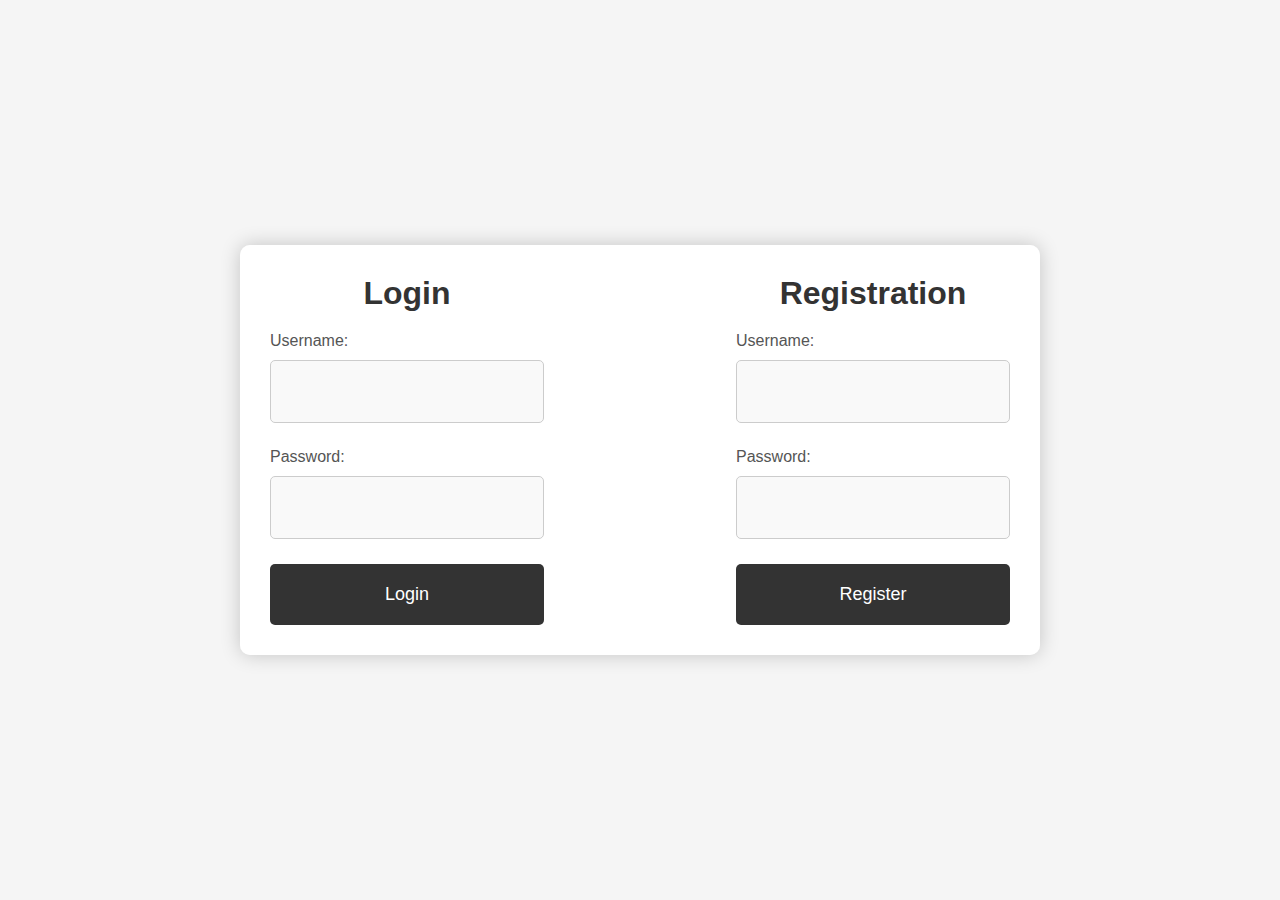
<file: 2-Day-Worshop-on-Full-Stack-Development/code/frontend/index-with-css.html>
<!DOCTYPE html>
<html lang="en">

<head>
    <meta charset="UTF-8">
    <meta name="viewport" content="width=device-width, initial-scale=1.0">
    <title>Full Stack Workshop</title>
    <link rel="stylesheet" href="styles.css"> <!-- Link to your CSS stylesheet -->
</head>

<body>
    <div class="container">
        <div class="left-half">
            <h1>Login</h1>
            <form id="login-form">
                <div class="form-group">
                    <label for="login-username">Username:</label>
                    <input type="text" id="login-username" name="username" required>
                </div>
                <div class="form-group">
                    <label for="login-password">Password:</label>
                    <input type="password" id="login-password" name="password" required>
                </div>
                <button type="submit">Login</button>
            </form>
        </div>

        <div class="right-half">
            <h1>Registration</h1>
            <form id="registration-form">
                <div class="form-group">
                    <label for="reg-username">Username:</label>
                    <input type="text" id="reg-username" name="username" required>
                </div>
                <div class="form-group">
                    <label for="reg-password">Password:</label>
                    <input type="password" id="reg-password" name="password" required>
                </div>
                <button type="submit">Register</button>
            </form>
        </div>
    </div>

    <script src="script.js"></script> <!-- Link to your JavaScript file -->
</body>

</html>
</file>
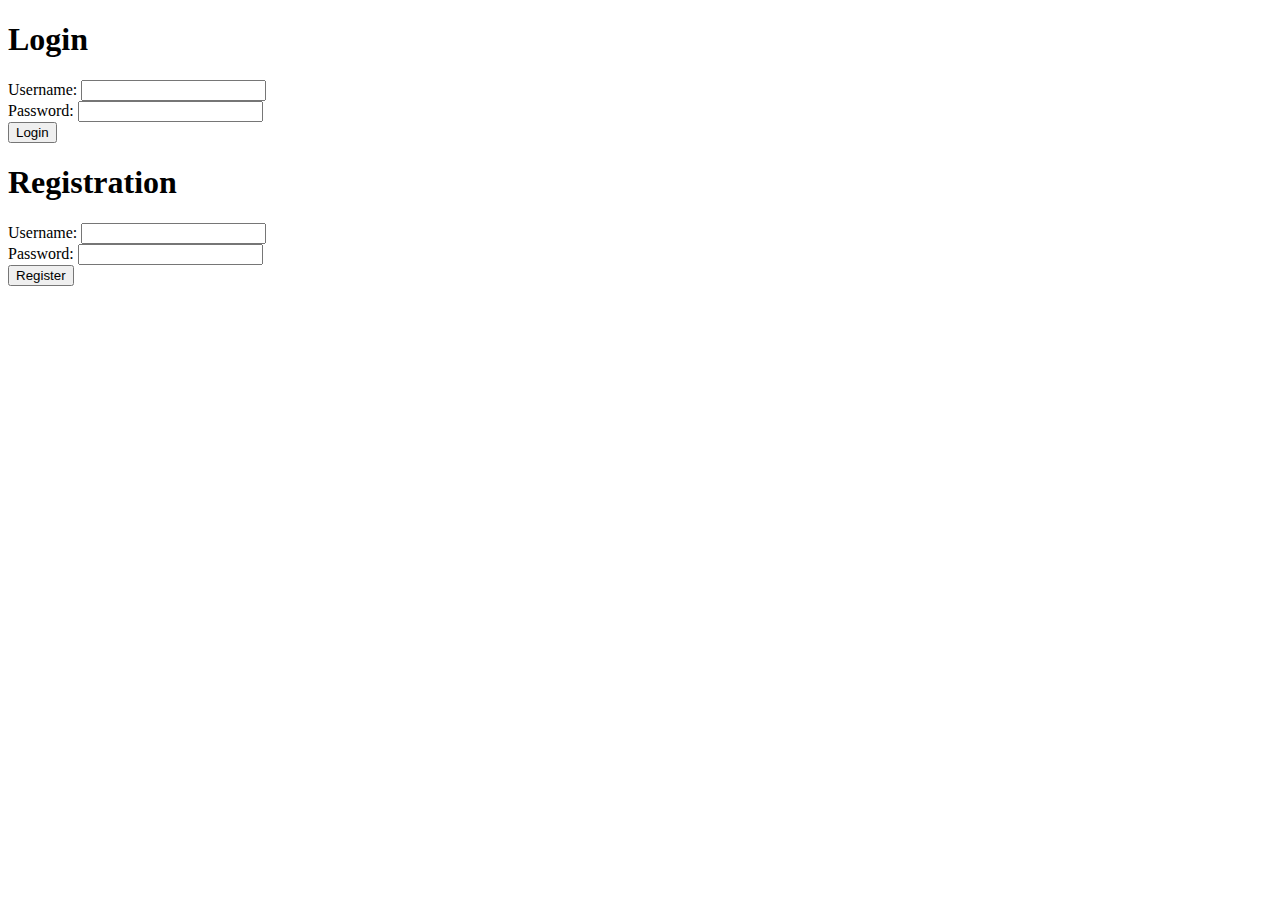
<file: 2-Day-Worshop-on-Full-Stack-Development/code/frontend/index-without-css.html>
<!DOCTYPE html>
<html lang="en">

<head>
    <meta charset="UTF-8">
    <meta name="viewport" content="width=device-width, initial-scale=1.0">
    <title>Full Stack Workshop (Initial Draft)</title>
</head>

<body>
    <div class="container">
        <div class="left-half">
            <h1>Login</h1>
            <form id="login-form">
                <label for="login-username">Username:</label>
                <input type="text" id="login-username" name="username" required><br>
                <label for="login-password">Password:</label>
                <input type="password" id="login-password" name="password" required><br>
                <button type="submit">Login</button>
            </form>
        </div>

        <div class="right-half">
            <h1>Registration</h1>
            <form id="registration-form">
                <label for="reg-username">Username:</label>
                <input type="text" id="reg-username" name="username" required><br>
                <label for="reg-password">Password:</label>
                <input type="password" id="reg-password" name="password" required><br>
                <button type="submit">Register</button>
            </form>
        </div>
    </div>

    <script src="script.js"></script> <!-- Link to your JavaScript file -->
</body>

</html>
</file>
<file: assets/stylesheets/main.26e3688c.min.css>
@charset "UTF-8";html{-webkit-text-size-adjust:none;-moz-text-size-adjust:none;text-size-adjust:none;box-sizing:border-box}*,:after,:before{box-sizing:inherit}@media (prefers-reduced-motion){*,:after,:before{transition:none!important}}body{margin:0}a,button,input,label{-webkit-tap-highlight-color:transparent}a{color:inherit;text-decoration:none}hr{border:0;box-sizing:initial;display:block;height:.05rem;overflow:visible;padding:0}small{font-size:80%}sub,sup{line-height:1em}img{border-style:none}table{border-collapse:initial;border-spacing:0}td,th{font-weight:400;vertical-align:top}button{background:#0000;border:0;font-family:inherit;font-size:inherit;margin:0;padding:0}input{border:0;outline:none}:root{--md-primary-fg-color:#4051b5;--md-primary-fg-color--light:#5d6cc0;--md-primary-fg-color--dark:#303fa1;--md-primary-bg-color:#fff;--md-primary-bg-color--light:#ffffffb3;--md-accent-fg-color:#526cfe;--md-accent-fg-color--transparent:#526cfe1a;--md-accent-bg-color:#fff;--md-accent-bg-color--light:#ffffffb3}[data-md-color-scheme=default]{color-scheme:light}[data-md-color-scheme=default] img[src$="#gh-dark-mode-only"],[data-md-color-scheme=default] img[src$="#only-dark"]{display:none}:root,[data-md-color-scheme=default]{--md-default-fg-color:#000000de;--md-default-fg-color--light:#0000008a;--md-default-fg-color--lighter:#00000052;--md-default-fg-color--lightest:#00000012;--md-default-bg-color:#fff;--md-default-bg-color--light:#ffffffb3;--md-default-bg-color--lighter:#ffffff4d;--md-default-bg-color--lightest:#ffffff1f;--md-code-fg-color:#36464e;--md-code-bg-color:#f5f5f5;--md-code-hl-color:#ffff0080;--md-code-hl-number-color:#d52a2a;--md-code-hl-special-color:#db1457;--md-code-hl-function-color:#a846b9;--md-code-hl-constant-color:#6e59d9;--md-code-hl-keyword-color:#3f6ec6;--md-code-hl-string-color:#1c7d4d;--md-code-hl-name-color:var(--md-code-fg-color);--md-code-hl-operator-color:var(--md-default-fg-color--light);--md-code-hl-punctuation-color:var(--md-default-fg-color--light);--md-code-hl-comment-color:var(--md-default-fg-color--light);--md-code-hl-generic-color:var(--md-default-fg-color--light);--md-code-hl-variable-color:var(--md-default-fg-color--light);--md-typeset-color:var(--md-default-fg-color);--md-typeset-a-color:var(--md-primary-fg-color);--md-typeset-mark-color:#ffff0080;--md-typeset-del-color:#f5503d26;--md-typeset-ins-color:#0bd57026;--md-typeset-kbd-color:#fafafa;--md-typeset-kbd-accent-color:#fff;--md-typeset-kbd-border-color:#b8b8b8;--md-typeset-table-color:#0000001f;--md-typeset-table-color--light:rgba(0,0,0,.035);--md-admonition-fg-color:var(--md-default-fg-color);--md-admonition-bg-color:var(--md-default-bg-color);--md-warning-fg-color:#000000de;--md-warning-bg-color:#ff9;--md-footer-fg-color:#fff;--md-footer-fg-color--light:#ffffffb3;--md-footer-fg-color--lighter:#ffffff73;--md-footer-bg-color:#000000de;--md-footer-bg-color--dark:#00000052;--md-shadow-z1:0 0.2rem 0.5rem #0000000d,0 0 0.05rem #0000001a;--md-shadow-z2:0 0.2rem 0.5rem #0000001a,0 0 0.05rem #00000040;--md-shadow-z3:0 0.2rem 0.5rem #0003,0 0 0.05rem #00000059}.md-icon svg{fill:currentcolor;display:block;height:1.2rem;width:1.2rem}body{-webkit-font-smoothing:antialiased;-moz-osx-font-smoothing:grayscale;--md-text-font-family:var(--md-text-font,_),-apple-system,BlinkMacSystemFont,Helvetica,Arial,sans-serif;--md-code-font-family:var(--md-code-font,_),SFMono-Regular,Consolas,Menlo,monospace}aside,body,input{font-feature-settings:"kern","liga";color:var(--md-typeset-color);font-family:var(--md-text-font-family)}code,kbd,pre{font-feature-settings:"kern";font-family:var(--md-code-font-family)}:root{--md-typeset-table-sort-icon:url('data:image/svg+xml;charset=utf-8,<svg xmlns="http://www.w3.org/2000/svg" viewBox="0 0 24 24"><path d="m18 21-4-4h3V7h-3l4-4 4 4h-3v10h3M2 19v-2h10v2M2 13v-2h7v2M2 7V5h4v2H2Z"/></svg>');--md-typeset-table-sort-icon--asc:url('data:image/svg+xml;charset=utf-8,<svg xmlns="http://www.w3.org/2000/svg" viewBox="0 0 24 24"><path d="M19 17h3l-4 4-4-4h3V3h2M2 17h10v2H2M6 5v2H2V5m0 6h7v2H2v-2Z"/></svg>');--md-typeset-table-sort-icon--desc:url('data:image/svg+xml;charset=utf-8,<svg xmlns="http://www.w3.org/2000/svg" viewBox="0 0 24 24"><path d="M19 7h3l-4-4-4 4h3v14h2M2 17h10v2H2M6 5v2H2V5m0 6h7v2H2v-2Z"/></svg>')}.md-typeset{-webkit-print-color-adjust:exact;color-adjust:exact;font-size:.8rem;line-height:1.6}@media print{.md-typeset{font-size:.68rem}}.md-typeset blockquote,.md-typeset dl,.md-typeset figure,.md-typeset ol,.md-typeset pre,.md-typeset ul{margin-bottom:1em;margin-top:1em}.md-typeset h1{color:var(--md-default-fg-color--light);font-size:2em;line-height:1.3;margin:0 0 1.25em}.md-typeset h1,.md-typeset h2{font-weight:300;letter-spacing:-.01em}.md-typeset h2{font-size:1.5625em;line-height:1.4;margin:1.6em 0 .64em}.md-typeset h3{font-size:1.25em;font-weight:400;letter-spacing:-.01em;line-height:1.5;margin:1.6em 0 .8em}.md-typeset h2+h3{margin-top:.8em}.md-typeset h4{font-weight:700;letter-spacing:-.01em;margin:1em 0}.md-typeset h5,.md-typeset h6{color:var(--md-default-fg-color--light);font-size:.8em;font-weight:700;letter-spacing:-.01em;margin:1.25em 0}.md-typeset h5{text-transform:uppercase}.md-typeset hr{border-bottom:.05rem solid var(--md-default-fg-color--lightest);display:flow-root;margin:1.5em 0}.md-typeset a{color:var(--md-typeset-a-color);word-break:break-word}.md-typeset a,.md-typeset a:before{transition:color 125ms}.md-typeset a:focus,.md-typeset a:hover{color:var(--md-accent-fg-color)}.md-typeset a:focus code,.md-typeset a:hover code{background-color:var(--md-accent-fg-color--transparent)}.md-typeset a code{color:currentcolor;transition:background-color 125ms}.md-typeset a.focus-visible{outline-color:var(--md-accent-fg-color);outline-offset:.2rem}.md-typeset code,.md-typeset kbd,.md-typeset pre{color:var(--md-code-fg-color);direction:ltr;font-variant-ligatures:none}@media print{.md-typeset code,.md-typeset kbd,.md-typeset pre{white-space:pre-wrap}}.md-typeset code{background-color:var(--md-code-bg-color);border-radius:.1rem;-webkit-box-decoration-break:clone;box-decoration-break:clone;font-size:.85em;padding:0 .2941176471em;word-break:break-word}.md-typeset code:not(.focus-visible){-webkit-tap-highlight-color:transparent;outline:none}.md-typeset pre{display:flow-root;line-height:1.4;position:relative}.md-typeset pre>code{-webkit-box-decoration-break:slice;box-decoration-break:slice;box-shadow:none;display:block;margin:0;outline-color:var(--md-accent-fg-color);overflow:auto;padding:.7720588235em 1.1764705882em;scrollbar-color:var(--md-default-fg-color--lighter) #0000;scrollbar-width:thin;touch-action:auto;word-break:normal}.md-typeset pre>code:hover{scrollbar-color:var(--md-accent-fg-color) #0000}.md-typeset pre>code::-webkit-scrollbar{height:.2rem;width:.2rem}.md-typeset pre>code::-webkit-scrollbar-thumb{background-color:var(--md-default-fg-color--lighter)}.md-typeset pre>code::-webkit-scrollbar-thumb:hover{background-color:var(--md-accent-fg-color)}.md-typeset kbd{background-color:var(--md-typeset-kbd-color);border-radius:.1rem;box-shadow:0 .1rem 0 .05rem var(--md-typeset-kbd-border-color),0 .1rem 0 var(--md-typeset-kbd-border-color),0 -.1rem .2rem var(--md-typeset-kbd-accent-color) inset;color:var(--md-default-fg-color);display:inline-block;font-size:.75em;padding:0 .6666666667em;vertical-align:text-top;word-break:break-word}.md-typeset mark{background-color:var(--md-typeset-mark-color);-webkit-box-decoration-break:clone;box-decoration-break:clone;color:inherit;word-break:break-word}.md-typeset abbr{border-bottom:.05rem dotted var(--md-default-fg-color--light);cursor:help;text-decoration:none}@media (hover:none){.md-typeset abbr[title]:focus:after,.md-typeset abbr[title]:hover:after{background-color:var(--md-default-fg-color);border-radius:.1rem;box-shadow:var(--md-shadow-z3);color:var(--md-default-bg-color);content:attr(title);font-size:.7rem;left:.8rem;margin-top:2em;padding:.2rem .3rem;position:absolute;right:.8rem}}.md-typeset small{opacity:.75}[dir=ltr] .md-typeset sub,[dir=ltr] .md-typeset sup{margin-left:.078125em}[dir=rtl] .md-typeset sub,[dir=rtl] .md-typeset sup{margin-right:.078125em}[dir=ltr] .md-typeset blockquote{padding-left:.6rem}[dir=rtl] .md-typeset blockquote{padding-right:.6rem}[dir=ltr] .md-typeset blockquote{border-left:.2rem solid var(--md-default-fg-color--lighter)}[dir=rtl] .md-typeset blockquote{border-right:.2rem solid var(--md-default-fg-color--lighter)}.md-typeset blockquote{color:var(--md-default-fg-color--light);margin-left:0;margin-right:0}.md-typeset ul{list-style-type:disc}[dir=ltr] .md-typeset ol,[dir=ltr] .md-typeset ul{margin-left:.625em}[dir=rtl] .md-typeset ol,[dir=rtl] .md-typeset ul{margin-right:.625em}.md-typeset ol,.md-typeset ul{padding:0}.md-typeset ol:not([hidden]),.md-typeset ul:not([hidden]){display:flow-root}.md-typeset ol ol,.md-typeset ul ol{list-style-type:lower-alpha}.md-typeset ol ol ol,.md-typeset ul ol ol{list-style-type:lower-roman}[dir=ltr] .md-typeset ol li,[dir=ltr] .md-typeset ul li{margin-left:1.25em}[dir=rtl] .md-typeset ol li,[dir=rtl] .md-typeset ul li{margin-right:1.25em}.md-typeset ol li,.md-typeset ul li{margin-bottom:.5em}.md-typeset ol li blockquote,.md-typeset ol li p,.md-typeset ul li blockquote,.md-typeset ul li p{margin:.5em 0}.md-typeset ol li:last-child,.md-typeset ul li:last-child{margin-bottom:0}[dir=ltr] .md-typeset ol li ol,[dir=ltr] .md-typeset ol li ul,[dir=ltr] .md-typeset ul li ol,[dir=ltr] .md-typeset ul li ul{margin-left:.625em}[dir=rtl] .md-typeset ol li ol,[dir=rtl] .md-typeset ol li ul,[dir=rtl] .md-typeset ul li ol,[dir=rtl] .md-typeset ul li ul{margin-right:.625em}.md-typeset ol li ol,.md-typeset ol li ul,.md-typeset ul li ol,.md-typeset ul li ul{margin-bottom:.5em;margin-top:.5em}[dir=ltr] .md-typeset dd{margin-left:1.875em}[dir=rtl] .md-typeset dd{margin-right:1.875em}.md-typeset dd{margin-bottom:1.5em;margin-top:1em}.md-typeset img,.md-typeset svg,.md-typeset video{height:auto;max-width:100%}.md-typeset img[align=left]{margin:1em 1em 1em 0}.md-typeset img[align=right]{margin:1em 0 1em 1em}.md-typeset img[align]:only-child{margin-top:0}.md-typeset figure{display:flow-root;margin:1em auto;max-width:100%;text-align:center;width:-webkit-fit-content;width:-moz-fit-content;width:fit-content}.md-typeset figure img{display:block}.md-typeset figcaption{font-style:italic;margin:1em auto;max-width:24rem}.md-typeset iframe{max-width:100%}.md-typeset table:not([class]){background-color:var(--md-default-bg-color);border:.05rem solid var(--md-typeset-table-color);border-radius:.1rem;display:inline-block;font-size:.64rem;max-width:100%;overflow:auto;touch-action:auto}@media print{.md-typeset table:not([class]){display:table}}.md-typeset table:not([class])+*{margin-top:1.5em}.md-typeset table:not([class]) td>:first-child,.md-typeset table:not([class]) th>:first-child{margin-top:0}.md-typeset table:not([class]) td>:last-child,.md-typeset table:not([class]) th>:last-child{margin-bottom:0}.md-typeset table:not([class]) td:not([align]),.md-typeset table:not([class]) th:not([align]){text-align:left}[dir=rtl] .md-typeset table:not([class]) td:not([align]),[dir=rtl] .md-typeset table:not([class]) th:not([align]){text-align:right}.md-typeset table:not([class]) th{font-weight:700;min-width:5rem;padding:.9375em 1.25em;vertical-align:top}.md-typeset table:not([class]) td{border-top:.05rem solid var(--md-typeset-table-color);padding:.9375em 1.25em;vertical-align:top}.md-typeset table:not([class]) tbody tr{transition:background-color 125ms}.md-typeset table:not([class]) tbody tr:hover{background-color:var(--md-typeset-table-color--light);box-shadow:0 .05rem 0 var(--md-default-bg-color) inset}.md-typeset table:not([class]) a{word-break:normal}.md-typeset table th[role=columnheader]{cursor:pointer}[dir=ltr] .md-typeset table th[role=columnheader]:after{margin-left:.5em}[dir=rtl] .md-typeset table th[role=columnheader]:after{margin-right:.5em}.md-typeset table th[role=columnheader]:after{content:"";display:inline-block;height:1.2em;-webkit-mask-image:var(--md-typeset-table-sort-icon);mask-image:var(--md-typeset-table-sort-icon);-webkit-mask-repeat:no-repeat;mask-repeat:no-repeat;-webkit-mask-size:contain;mask-size:contain;transition:background-color 125ms;vertical-align:text-bottom;width:1.2em}.md-typeset table th[role=columnheader]:hover:after{background-color:var(--md-default-fg-color--lighter)}.md-typeset table th[role=columnheader][aria-sort=ascending]:after{background-color:var(--md-default-fg-color--light);-webkit-mask-image:var(--md-typeset-table-sort-icon--asc);mask-image:var(--md-typeset-table-sort-icon--asc)}.md-typeset table th[role=columnheader][aria-sort=descending]:after{background-color:var(--md-default-fg-color--light);-webkit-mask-image:var(--md-typeset-table-sort-icon--desc);mask-image:var(--md-typeset-table-sort-icon--desc)}.md-typeset__scrollwrap{margin:1em -.8rem;overflow-x:auto;touch-action:auto}.md-typeset__table{display:inline-block;margin-bottom:.5em;padding:0 .8rem}@media print{.md-typeset__table{display:block}}html .md-typeset__table table{display:table;margin:0;overflow:hidden;width:100%}@media screen and (max-width:44.9375em){.md-content__inner>pre{margin:1em -.8rem}.md-content__inner>pre code{border-radius:0}}.md-banner{background-color:var(--md-footer-bg-color);color:var(--md-footer-fg-color);overflow:auto}@media print{.md-banner{display:none}}.md-banner--warning{background-color:var(--md-warning-bg-color);color:var(--md-warning-fg-color)}.md-banner__inner{font-size:.7rem;margin:.6rem auto;padding:0 .8rem}[dir=ltr] .md-banner__button{float:right}[dir=rtl] .md-banner__button{float:left}.md-banner__button{color:inherit;cursor:pointer;transition:opacity .25s}.md-banner__button:hover{opacity:.7}html{font-size:125%;height:100%;overflow-x:hidden}@media screen and (min-width:100em){html{font-size:137.5%}}@media screen and (min-width:125em){html{font-size:150%}}body{background-color:var(--md-default-bg-color);display:flex;flex-direction:column;font-size:.5rem;min-height:100%;position:relative;width:100%}@media print{body{display:block}}@media screen and (max-width:59.9375em){body[data-md-scrolllock]{position:fixed}}.md-grid{margin-left:auto;margin-right:auto;max-width:61rem}.md-container{display:flex;flex-direction:column;flex-grow:1}@media print{.md-container{display:block}}.md-main{flex-grow:1}.md-main__inner{display:flex;height:100%;margin-top:1.5rem}.md-ellipsis{overflow:hidden;text-overflow:ellipsis}.md-toggle{display:none}.md-option{height:0;opacity:0;position:absolute;width:0}.md-option:checked+label:not([hidden]){display:block}.md-option.focus-visible+label{outline-color:var(--md-accent-fg-color);outline-style:auto}.md-skip{background-color:var(--md-default-fg-color);border-radius:.1rem;color:var(--md-default-bg-color);font-size:.64rem;margin:.5rem;opacity:0;outline-color:var(--md-accent-fg-color);padding:.3rem .5rem;position:fixed;transform:translateY(.4rem);z-index:-1}.md-skip:focus{opacity:1;transform:translateY(0);transition:transform .25s cubic-bezier(.4,0,.2,1),opacity 175ms 75ms;z-index:10}@page{margin:25mm}:root{--md-clipboard-icon:url('data:image/svg+xml;charset=utf-8,<svg xmlns="http://www.w3.org/2000/svg" viewBox="0 0 24 24"><path d="M19 21H8V7h11m0-2H8a2 2 0 0 0-2 2v14a2 2 0 0 0 2 2h11a2 2 0 0 0 2-2V7a2 2 0 0 0-2-2m-3-4H4a2 2 0 0 0-2 2v14h2V3h12V1Z"/></svg>')}.md-clipboard{border-radius:.1rem;color:var(--md-default-fg-color--lightest);cursor:pointer;height:1.5em;outline-color:var(--md-accent-fg-color);outline-offset:.1rem;position:absolute;right:.5em;top:.5em;transition:color .25s;width:1.5em;z-index:1}@media print{.md-clipboard{display:none}}.md-clipboard:not(.focus-visible){-webkit-tap-highlight-color:transparent;outline:none}:hover>.md-clipboard{color:var(--md-default-fg-color--light)}.md-clipboard:focus,.md-clipboard:hover{color:var(--md-accent-fg-color)}.md-clipboard:after{background-color:currentcolor;content:"";display:block;height:1.125em;margin:0 auto;-webkit-mask-image:var(--md-clipboard-icon);mask-image:var(--md-clipboard-icon);-webkit-mask-position:center;mask-position:center;-webkit-mask-repeat:no-repeat;mask-repeat:no-repeat;-webkit-mask-size:contain;mask-size:contain;width:1.125em}.md-clipboard--inline{cursor:pointer}.md-clipboard--inline code{transition:color .25s,background-color .25s}.md-clipboard--inline:focus code,.md-clipboard--inline:hover code{background-color:var(--md-accent-fg-color--transparent);color:var(--md-accent-fg-color)}@keyframes consent{0%{opacity:0;transform:translateY(100%)}to{opacity:1;transform:translateY(0)}}@keyframes overlay{0%{opacity:0}to{opacity:1}}.md-consent__overlay{animation:overlay .25s both;-webkit-backdrop-filter:blur(.1rem);backdrop-filter:blur(.1rem);background-color:#0000008a;height:100%;opacity:1;position:fixed;top:0;width:100%;z-index:5}.md-consent__inner{animation:consent .5s cubic-bezier(.1,.7,.1,1) both;background-color:var(--md-default-bg-color);border:0;border-radius:.1rem;bottom:0;box-shadow:0 0 .2rem #0000001a,0 .2rem .4rem #0003;max-height:100%;overflow:auto;padding:0;position:fixed;width:100%;z-index:5}.md-consent__form{padding:.8rem}.md-consent__settings{display:none;margin:1em 0}input:checked+.md-consent__settings{display:block}.md-consent__controls{margin-bottom:.8rem}.md-typeset .md-consent__controls .md-button{display:inline}@media screen and (max-width:44.9375em){.md-typeset .md-consent__controls .md-button{display:block;margin-top:.4rem;text-align:center;width:100%}}.md-consent label{cursor:pointer}.md-content{flex-grow:1;min-width:0}.md-content__inner{margin:0 .8rem 1.2rem;padding-top:.6rem}@media screen and (min-width:76.25em){[dir=ltr] .md-sidebar--primary:not([hidden])~.md-content>.md-content__inner{margin-left:1.2rem}[dir=ltr] .md-sidebar--secondary:not([hidden])~.md-content>.md-content__inner,[dir=rtl] .md-sidebar--primary:not([hidden])~.md-content>.md-content__inner{margin-right:1.2rem}[dir=rtl] .md-sidebar--secondary:not([hidden])~.md-content>.md-content__inner{margin-left:1.2rem}}.md-content__inner:before{content:"";display:block;height:.4rem}.md-content__inner>:last-child{margin-bottom:0}[dir=ltr] .md-content__button{float:right}[dir=rtl] .md-content__button{float:left}[dir=ltr] .md-content__button{margin-left:.4rem}[dir=rtl] .md-content__button{margin-right:.4rem}.md-content__button{margin:.4rem 0;padding:0}@media print{.md-content__button{display:none}}.md-typeset .md-content__button{color:var(--md-default-fg-color--lighter)}.md-content__button svg{display:inline;vertical-align:top}[dir=rtl] .md-content__button svg{transform:scaleX(-1)}[dir=ltr] .md-dialog{right:.8rem}[dir=rtl] .md-dialog{left:.8rem}.md-dialog{background-color:var(--md-default-fg-color);border-radius:.1rem;bottom:.8rem;box-shadow:var(--md-shadow-z3);min-width:11.1rem;opacity:0;padding:.4rem .6rem;pointer-events:none;position:fixed;transform:translateY(100%);transition:transform 0ms .4s,opacity .4s;z-index:4}@media print{.md-dialog{display:none}}.md-dialog--active{opacity:1;pointer-events:auto;transform:translateY(0);transition:transform .4s cubic-bezier(.075,.85,.175,1),opacity .4s}.md-dialog__inner{color:var(--md-default-bg-color);font-size:.7rem}.md-feedback{margin:2em 0 1em;text-align:center}.md-feedback fieldset{border:none;margin:0;padding:0}.md-feedback__title{font-weight:700;margin:1em auto}.md-feedback__inner{position:relative}.md-feedback__list{align-content:baseline;display:flex;flex-wrap:wrap;justify-content:center;position:relative}.md-feedback__list:hover .md-icon:not(:disabled){color:var(--md-default-fg-color--lighter)}:disabled .md-feedback__list{min-height:1.8rem}.md-feedback__icon{color:var(--md-default-fg-color--light);cursor:pointer;flex-shrink:0;margin:0 .1rem;transition:color 125ms}.md-feedback__icon:not(:disabled).md-icon:hover{color:var(--md-accent-fg-color)}.md-feedback__icon:disabled{color:var(--md-default-fg-color--lightest);pointer-events:none}.md-feedback__note{opacity:0;position:relative;transform:translateY(.4rem);transition:transform .4s cubic-bezier(.1,.7,.1,1),opacity .15s}.md-feedback__note>*{margin:0 auto;max-width:16rem}:disabled .md-feedback__note{opacity:1;transform:translateY(0)}.md-footer{background-color:var(--md-footer-bg-color);color:var(--md-footer-fg-color)}@media print{.md-footer{display:none}}.md-footer__inner{justify-content:space-between;overflow:auto;padding:.2rem}.md-footer__inner:not([hidden]){display:flex}.md-footer__link{align-items:end;display:flex;flex-grow:0.01;margin-bottom:.4rem;margin-top:1rem;max-width:100%;outline-color:var(--md-accent-fg-color);overflow:hidden;transition:opacity .25s}.md-footer__link:focus,.md-footer__link:hover{opacity:.7}[dir=rtl] .md-footer__link svg{transform:scaleX(-1)}@media screen and (max-width:44.9375em){.md-footer__link--prev{flex-shrink:0}.md-footer__link--prev .md-footer__title{display:none}}[dir=ltr] .md-footer__link--next{margin-left:auto}[dir=rtl] .md-footer__link--next{margin-right:auto}.md-footer__link--next{text-align:right}[dir=rtl] .md-footer__link--next{text-align:left}.md-footer__title{flex-grow:1;font-size:.9rem;margin-bottom:.7rem;max-width:calc(100% - 2.4rem);padding:0 1rem;white-space:nowrap}.md-footer__button{margin:.2rem;padding:.4rem}.md-footer__direction{font-size:.64rem;opacity:.7}.md-footer-meta{background-color:var(--md-footer-bg-color--dark)}.md-footer-meta__inner{display:flex;flex-wrap:wrap;justify-content:space-between;padding:.2rem}html .md-footer-meta.md-typeset a{color:var(--md-footer-fg-color--light)}html .md-footer-meta.md-typeset a:focus,html .md-footer-meta.md-typeset a:hover{color:var(--md-footer-fg-color)}.md-copyright{color:var(--md-footer-fg-color--lighter);font-size:.64rem;margin:auto .6rem;padding:.4rem 0;width:100%}@media screen and (min-width:45em){.md-copyright{width:auto}}.md-copyright__highlight{color:var(--md-footer-fg-color--light)}.md-social{margin:0 .4rem;padding:.2rem 0 .6rem}@media screen and (min-width:45em){.md-social{padding:.6rem 0}}.md-social__link{display:inline-block;height:1.6rem;text-align:center;width:1.6rem}.md-social__link:before{line-height:1.9}.md-social__link svg{fill:currentcolor;max-height:.8rem;vertical-align:-25%}.md-typeset .md-button{border:.1rem solid;border-radius:.1rem;color:var(--md-primary-fg-color);cursor:pointer;display:inline-block;font-weight:700;padding:.625em 2em;transition:color 125ms,background-color 125ms,border-color 125ms}.md-typeset .md-button--primary{background-color:var(--md-primary-fg-color);border-color:var(--md-primary-fg-color);color:var(--md-primary-bg-color)}.md-typeset .md-button:focus,.md-typeset .md-button:hover{background-color:var(--md-accent-fg-color);border-color:var(--md-accent-fg-color);color:var(--md-accent-bg-color)}[dir=ltr] .md-typeset .md-input{border-top-left-radius:.1rem}[dir=ltr] .md-typeset .md-input,[dir=rtl] .md-typeset .md-input{border-top-right-radius:.1rem}[dir=rtl] .md-typeset .md-input{border-top-left-radius:.1rem}.md-typeset .md-input{border-bottom:.1rem solid var(--md-default-fg-color--lighter);box-shadow:var(--md-shadow-z1);font-size:.8rem;height:1.8rem;padding:0 .6rem;transition:border .25s,box-shadow .25s}.md-typeset .md-input:focus,.md-typeset .md-input:hover{border-bottom-color:var(--md-accent-fg-color);box-shadow:var(--md-shadow-z2)}.md-typeset .md-input--stretch{width:100%}.md-header{background-color:var(--md-primary-fg-color);box-shadow:0 0 .2rem #0000,0 .2rem .4rem #0000;color:var(--md-primary-bg-color);display:block;left:0;position:sticky;right:0;top:0;z-index:4}@media print{.md-header{display:none}}.md-header[hidden]{transform:translateY(-100%);transition:transform .25s cubic-bezier(.8,0,.6,1),box-shadow .25s}.md-header--shadow{box-shadow:0 0 .2rem #0000001a,0 .2rem .4rem #0003;transition:transform .25s cubic-bezier(.1,.7,.1,1),box-shadow .25s}.md-header__inner{align-items:center;display:flex;padding:0 .2rem}.md-header__button{color:currentcolor;cursor:pointer;margin:.2rem;outline-color:var(--md-accent-fg-color);padding:.4rem;position:relative;transition:opacity .25s;vertical-align:middle;z-index:1}.md-header__button:hover{opacity:.7}.md-header__button:not([hidden]){display:inline-block}.md-header__button:not(.focus-visible){-webkit-tap-highlight-color:transparent;outline:none}.md-header__button.md-logo{margin:.2rem;padding:.4rem}@media screen and (max-width:76.1875em){.md-header__button.md-logo{display:none}}.md-header__button.md-logo img,.md-header__button.md-logo svg{fill:currentcolor;display:block;height:1.2rem;width:auto}@media screen and (min-width:60em){.md-header__button[for=__search]{display:none}}.no-js .md-header__button[for=__search]{display:none}[dir=rtl] .md-header__button[for=__search] svg{transform:scaleX(-1)}@media screen and (min-width:76.25em){.md-header__button[for=__drawer]{display:none}}.md-header__topic{display:flex;max-width:100%;position:absolute;transition:transform .4s cubic-bezier(.1,.7,.1,1),opacity .15s;white-space:nowrap}.md-header__topic+.md-header__topic{opacity:0;pointer-events:none;transform:translateX(1.25rem);transition:transform .4s cubic-bezier(1,.7,.1,.1),opacity .15s;z-index:-1}[dir=rtl] .md-header__topic+.md-header__topic{transform:translateX(-1.25rem)}.md-header__topic:first-child{font-weight:700}[dir=ltr] .md-header__title{margin-left:1rem}[dir=rtl] .md-header__title{margin-right:1rem}[dir=ltr] .md-header__title{margin-right:.4rem}[dir=rtl] .md-header__title{margin-left:.4rem}.md-header__title{flex-grow:1;font-size:.9rem;height:2.4rem;line-height:2.4rem}.md-header__title--active .md-header__topic{opacity:0;pointer-events:none;transform:translateX(-1.25rem);transition:transform .4s cubic-bezier(1,.7,.1,.1),opacity .15s;z-index:-1}[dir=rtl] .md-header__title--active .md-header__topic{transform:translateX(1.25rem)}.md-header__title--active .md-header__topic+.md-header__topic{opacity:1;pointer-events:auto;transform:translateX(0);transition:transform .4s cubic-bezier(.1,.7,.1,1),opacity .15s;z-index:0}.md-header__title>.md-header__ellipsis{height:100%;position:relative;width:100%}.md-header__option{display:flex;flex-shrink:0;max-width:100%;transition:max-width 0ms .25s,opacity .25s .25s;white-space:nowrap}[data-md-toggle=search]:checked~.md-header .md-header__option{max-width:0;opacity:0;transition:max-width 0ms,opacity 0ms}.md-header__source{display:none}@media screen and (min-width:60em){[dir=ltr] .md-header__source{margin-left:1rem}[dir=rtl] .md-header__source{margin-right:1rem}.md-header__source{display:block;max-width:11.7rem;width:11.7rem}}@media screen and (min-width:76.25em){[dir=ltr] .md-header__source{margin-left:1.4rem}[dir=rtl] .md-header__source{margin-right:1.4rem}}:root{--md-nav-icon--prev:url('data:image/svg+xml;charset=utf-8,<svg xmlns="http://www.w3.org/2000/svg" viewBox="0 0 24 24"><path d="M20 11v2H8l5.5 5.5-1.42 1.42L4.16 12l7.92-7.92L13.5 5.5 8 11h12Z"/></svg>');--md-nav-icon--next:url('data:image/svg+xml;charset=utf-8,<svg xmlns="http://www.w3.org/2000/svg" viewBox="0 0 24 24"><path d="M8.59 16.58 13.17 12 8.59 7.41 10 6l6 6-6 6-1.41-1.42Z"/></svg>');--md-toc-icon:url('data:image/svg+xml;charset=utf-8,<svg xmlns="http://www.w3.org/2000/svg" viewBox="0 0 24 24"><path d="M3 9h14V7H3v2m0 4h14v-2H3v2m0 4h14v-2H3v2m16 0h2v-2h-2v2m0-10v2h2V7h-2m0 6h2v-2h-2v2Z"/></svg>')}.md-nav{font-size:.7rem;line-height:1.3}.md-nav__title{color:var(--md-default-fg-color--light);display:block;font-weight:700;overflow:hidden;padding:0 .6rem;text-overflow:ellipsis}.md-nav__title .md-nav__button{display:none}.md-nav__title .md-nav__button img{height:100%;width:auto}.md-nav__title .md-nav__button.md-logo img,.md-nav__title .md-nav__button.md-logo svg{fill:currentcolor;display:block;height:2.4rem;max-width:100%;object-fit:contain;width:auto}.md-nav__list{list-style:none;margin:0;padding:0}.md-nav__item{padding:0 .6rem}[dir=ltr] .md-nav__item .md-nav__item{padding-right:0}[dir=rtl] .md-nav__item .md-nav__item{padding-left:0}.md-nav__link{align-items:center;cursor:pointer;display:flex;justify-content:space-between;margin-top:.625em;overflow:hidden;scroll-snap-align:start;text-overflow:ellipsis;transition:color 125ms}.md-nav__link--passed{color:var(--md-default-fg-color--light)}.md-nav__item .md-nav__link--active{color:var(--md-typeset-a-color)}.md-nav__item .md-nav__link--index [href]{width:100%}.md-nav__link:focus,.md-nav__link:hover{color:var(--md-accent-fg-color)}.md-nav__link.focus-visible{outline-color:var(--md-accent-fg-color);outline-offset:.2rem}.md-nav--primary .md-nav__link[for=__toc]{display:none}.md-nav--primary .md-nav__link[for=__toc] .md-icon:after{background-color:currentcolor;display:block;height:100%;-webkit-mask-image:var(--md-toc-icon);mask-image:var(--md-toc-icon);width:100%}.md-nav--primary .md-nav__link[for=__toc]~.md-nav{display:none}.md-nav__link>*{cursor:pointer;display:flex}.md-nav__icon{flex-shrink:0}.md-nav__source{display:none}@media screen and (max-width:76.1875em){.md-nav--primary,.md-nav--primary .md-nav{background-color:var(--md-default-bg-color);display:flex;flex-direction:column;height:100%;left:0;position:absolute;right:0;top:0;z-index:1}.md-nav--primary .md-nav__item,.md-nav--primary .md-nav__title{font-size:.8rem;line-height:1.5}.md-nav--primary .md-nav__title{background-color:var(--md-default-fg-color--lightest);color:var(--md-default-fg-color--light);cursor:pointer;height:5.6rem;line-height:2.4rem;padding:3rem .8rem .2rem;position:relative;white-space:nowrap}[dir=ltr] .md-nav--primary .md-nav__title .md-nav__icon{left:.4rem}[dir=rtl] .md-nav--primary .md-nav__title .md-nav__icon{right:.4rem}.md-nav--primary .md-nav__title .md-nav__icon{display:block;height:1.2rem;margin:.2rem;position:absolute;top:.4rem;width:1.2rem}.md-nav--primary .md-nav__title .md-nav__icon:after{background-color:currentcolor;content:"";display:block;height:100%;-webkit-mask-image:var(--md-nav-icon--prev);mask-image:var(--md-nav-icon--prev);-webkit-mask-position:center;mask-position:center;-webkit-mask-repeat:no-repeat;mask-repeat:no-repeat;-webkit-mask-size:contain;mask-size:contain;width:100%}.md-nav--primary .md-nav__title~.md-nav__list{background-color:var(--md-default-bg-color);box-shadow:0 .05rem 0 var(--md-default-fg-color--lightest) inset;overflow-y:auto;scroll-snap-type:y mandatory;touch-action:pan-y}.md-nav--primary .md-nav__title~.md-nav__list>:first-child{border-top:0}.md-nav--primary .md-nav__title[for=__drawer]{background-color:var(--md-primary-fg-color);color:var(--md-primary-bg-color);font-weight:700}.md-nav--primary .md-nav__title .md-logo{display:block;left:.2rem;margin:.2rem;padding:.4rem;position:absolute;right:.2rem;top:.2rem}.md-nav--primary .md-nav__list{flex:1}.md-nav--primary .md-nav__item{border-top:.05rem solid var(--md-default-fg-color--lightest);padding:0}.md-nav--primary .md-nav__item--active>.md-nav__link{color:var(--md-typeset-a-color)}.md-nav--primary .md-nav__item--active>.md-nav__link:focus,.md-nav--primary .md-nav__item--active>.md-nav__link:hover{color:var(--md-accent-fg-color)}.md-nav--primary .md-nav__link{margin-top:0;padding:.6rem .8rem}[dir=ltr] .md-nav--primary .md-nav__link .md-nav__icon{margin-right:-.2rem}[dir=rtl] .md-nav--primary .md-nav__link .md-nav__icon{margin-left:-.2rem}.md-nav--primary .md-nav__link .md-nav__icon{font-size:1.2rem;height:1.2rem;width:1.2rem}.md-nav--primary .md-nav__link .md-nav__icon:after{background-color:currentcolor;content:"";display:block;height:100%;-webkit-mask-image:var(--md-nav-icon--next);mask-image:var(--md-nav-icon--next);-webkit-mask-position:center;mask-position:center;-webkit-mask-repeat:no-repeat;mask-repeat:no-repeat;-webkit-mask-size:contain;mask-size:contain;width:100%}[dir=rtl] .md-nav--primary .md-nav__icon:after{transform:scale(-1)}.md-nav--primary .md-nav--secondary .md-nav{background-color:initial;position:static}[dir=ltr] .md-nav--primary .md-nav--secondary .md-nav .md-nav__link{padding-left:1.4rem}[dir=rtl] .md-nav--primary .md-nav--secondary .md-nav .md-nav__link{padding-right:1.4rem}[dir=ltr] .md-nav--primary .md-nav--secondary .md-nav .md-nav .md-nav__link{padding-left:2rem}[dir=rtl] .md-nav--primary .md-nav--secondary .md-nav .md-nav .md-nav__link{padding-right:2rem}[dir=ltr] .md-nav--primary .md-nav--secondary .md-nav .md-nav .md-nav .md-nav__link{padding-left:2.6rem}[dir=rtl] .md-nav--primary .md-nav--secondary .md-nav .md-nav .md-nav .md-nav__link{padding-right:2.6rem}[dir=ltr] .md-nav--primary .md-nav--secondary .md-nav .md-nav .md-nav .md-nav .md-nav__link{padding-left:3.2rem}[dir=rtl] .md-nav--primary .md-nav--secondary .md-nav .md-nav .md-nav .md-nav .md-nav__link{padding-right:3.2rem}.md-nav--secondary{background-color:initial}.md-nav__toggle~.md-nav{display:flex;opacity:0;transform:translateX(100%);transition:transform .25s cubic-bezier(.8,0,.6,1),opacity 125ms 50ms}[dir=rtl] .md-nav__toggle~.md-nav{transform:translateX(-100%)}.md-nav__toggle:checked~.md-nav{opacity:1;transform:translateX(0);transition:transform .25s cubic-bezier(.4,0,.2,1),opacity 125ms 125ms}.md-nav__toggle:checked~.md-nav>.md-nav__list{-webkit-backface-visibility:hidden;backface-visibility:hidden}}@media screen and (max-width:59.9375em){.md-nav--primary .md-nav__link[for=__toc]{display:flex}.md-nav--primary .md-nav__link[for=__toc] .md-icon:after{content:""}.md-nav--primary .md-nav__link[for=__toc]+.md-nav__link{display:none}.md-nav--primary .md-nav__link[for=__toc]~.md-nav{display:flex}.md-nav__source{background-color:var(--md-primary-fg-color--dark);color:var(--md-primary-bg-color);display:block;padding:0 .2rem}}@media screen and (min-width:60em) and (max-width:76.1875em){.md-nav--integrated .md-nav__link[for=__toc]{display:flex}.md-nav--integrated .md-nav__link[for=__toc] .md-icon:after{content:""}.md-nav--integrated .md-nav__link[for=__toc]+.md-nav__link{display:none}.md-nav--integrated .md-nav__link[for=__toc]~.md-nav{display:flex}}@media screen and (min-width:60em){.md-nav--secondary .md-nav__title{background:var(--md-default-bg-color);box-shadow:0 0 .4rem .4rem var(--md-default-bg-color);position:sticky;top:0;z-index:1}.md-nav--secondary .md-nav__title[for=__toc]{scroll-snap-align:start}.md-nav--secondary .md-nav__title .md-nav__icon{display:none}}@media screen and (min-width:76.25em){.md-nav{transition:max-height .25s cubic-bezier(.86,0,.07,1)}.md-nav--primary .md-nav__title{background:var(--md-default-bg-color);box-shadow:0 0 .4rem .4rem var(--md-default-bg-color);position:sticky;top:0;z-index:1}.md-nav--primary .md-nav__title[for=__drawer]{scroll-snap-align:start}.md-nav--primary .md-nav__title .md-nav__icon,.md-nav__toggle~.md-nav{display:none}.md-nav__toggle:checked~.md-nav,.md-nav__toggle:indeterminate~.md-nav{display:block}.md-nav__item--nested>.md-nav>.md-nav__title{display:none}.md-nav__item--section{display:block;margin:1.25em 0}.md-nav__item--section:last-child{margin-bottom:0}.md-nav__item--section>.md-nav__link{font-weight:700;pointer-events:none}.md-nav__item--section>.md-nav__link[for]{color:var(--md-default-fg-color--light)}.md-nav__item--section>.md-nav__link--index [href]{pointer-events:auto}.md-nav__item--section>.md-nav__link .md-nav__icon{display:none}.md-nav__item--section>.md-nav{display:block}.md-nav__item--section>.md-nav>.md-nav__list>.md-nav__item{padding:0}.md-nav__icon{border-radius:100%;height:.9rem;transition:background-color .25s;width:.9rem}.md-nav__icon:hover{background-color:var(--md-accent-fg-color--transparent)}.md-nav__icon:after{background-color:currentcolor;border-radius:100%;content:"";display:inline-block;height:100%;-webkit-mask-image:var(--md-nav-icon--next);mask-image:var(--md-nav-icon--next);-webkit-mask-position:center;mask-position:center;-webkit-mask-repeat:no-repeat;mask-repeat:no-repeat;-webkit-mask-size:contain;mask-size:contain;transition:transform .25s;vertical-align:-.1rem;width:100%}[dir=rtl] .md-nav__icon:after{transform:rotate(180deg)}.md-nav__item--nested .md-nav__toggle:checked~.md-nav__link .md-nav__icon:after,.md-nav__item--nested .md-nav__toggle:indeterminate~.md-nav__link .md-nav__icon:after{transform:rotate(90deg)}.md-nav--lifted>.md-nav__list>.md-nav__item,.md-nav--lifted>.md-nav__list>.md-nav__item--nested,.md-nav--lifted>.md-nav__title{display:none}.md-nav--lifted>.md-nav__list>.md-nav__item--active{display:block;padding:0}.md-nav--lifted>.md-nav__list>.md-nav__item--active>.md-nav__link{background:var(--md-default-bg-color);box-shadow:0 0 .4rem .4rem var(--md-default-bg-color);font-weight:700;margin-top:0;padding:0 .6rem;position:sticky;top:0;z-index:1}.md-nav--lifted>.md-nav__list>.md-nav__item--active>.md-nav__link:not(.md-nav__link--index){pointer-events:none}.md-nav--lifted>.md-nav__list>.md-nav__item--active>.md-nav__link .md-nav__icon{display:none}.md-nav--lifted>.md-nav__list>.md-nav__item>[for]{color:var(--md-default-fg-color--light)}.md-nav--lifted .md-nav[data-md-level="1"]{display:block}[dir=ltr] .md-nav--lifted .md-nav[data-md-level="1"]>.md-nav__list>.md-nav__item{padding-right:.6rem}[dir=rtl] .md-nav--lifted .md-nav[data-md-level="1"]>.md-nav__list>.md-nav__item{padding-left:.6rem}.md-nav--integrated>.md-nav__list>.md-nav__item--active:not(.md-nav__item--nested){padding:0 .6rem}.md-nav--integrated>.md-nav__list>.md-nav__item--active:not(.md-nav__item--nested)>.md-nav__link{padding:0}[dir=ltr] .md-nav--integrated>.md-nav__list>.md-nav__item--active .md-nav--secondary{border-left:.05rem solid var(--md-primary-fg-color)}[dir=rtl] .md-nav--integrated>.md-nav__list>.md-nav__item--active .md-nav--secondary{border-right:.05rem solid var(--md-primary-fg-color)}.md-nav--integrated>.md-nav__list>.md-nav__item--active .md-nav--secondary{display:block;margin-bottom:1.25em}.md-nav--integrated>.md-nav__list>.md-nav__item--active .md-nav--secondary>.md-nav__title{display:none}}:root{--md-search-result-icon:url('data:image/svg+xml;charset=utf-8,<svg xmlns="http://www.w3.org/2000/svg" viewBox="0 0 24 24"><path d="M14 2H6a2 2 0 0 0-2 2v16a2 2 0 0 0 2 2h7c-.41-.25-.8-.56-1.14-.9-.33-.33-.61-.7-.86-1.1H6V4h7v5h5v1.18c.71.16 1.39.43 2 .82V8l-6-6m6.31 16.9c1.33-2.11.69-4.9-1.4-6.22-2.11-1.33-4.91-.68-6.22 1.4-1.34 2.11-.69 4.89 1.4 6.22 1.46.93 3.32.93 4.79.02L22 23.39 23.39 22l-3.08-3.1m-3.81.1a2.5 2.5 0 0 1-2.5-2.5 2.5 2.5 0 0 1 2.5-2.5 2.5 2.5 0 0 1 2.5 2.5 2.5 2.5 0 0 1-2.5 2.5Z"/></svg>')}.md-search{position:relative}@media screen and (min-width:60em){.md-search{padding:.2rem 0}}.no-js .md-search{display:none}.md-search__overlay{opacity:0;z-index:1}@media screen and (max-width:59.9375em){[dir=ltr] .md-search__overlay{left:-2.2rem}[dir=rtl] .md-search__overlay{right:-2.2rem}.md-search__overlay{background-color:var(--md-default-bg-color);border-radius:1rem;height:2rem;overflow:hidden;pointer-events:none;position:absolute;top:-1rem;transform-origin:center;transition:transform .3s .1s,opacity .2s .2s;width:2rem}[data-md-toggle=search]:checked~.md-header .md-search__overlay{opacity:1;transition:transform .4s,opacity .1s}}@media screen and (min-width:60em){[dir=ltr] .md-search__overlay{left:0}[dir=rtl] .md-search__overlay{right:0}.md-search__overlay{background-color:#0000008a;cursor:pointer;height:0;position:fixed;top:0;transition:width 0ms .25s,height 0ms .25s,opacity .25s;width:0}[data-md-toggle=search]:checked~.md-header .md-search__overlay{height:200vh;opacity:1;transition:width 0ms,height 0ms,opacity .25s;width:100%}}@media screen and (max-width:29.9375em){[data-md-toggle=search]:checked~.md-header .md-search__overlay{transform:scale(45)}}@media screen and (min-width:30em) and (max-width:44.9375em){[data-md-toggle=search]:checked~.md-header .md-search__overlay{transform:scale(60)}}@media screen and (min-width:45em) and (max-width:59.9375em){[data-md-toggle=search]:checked~.md-header .md-search__overlay{transform:scale(75)}}.md-search__inner{-webkit-backface-visibility:hidden;backface-visibility:hidden}@media screen and (max-width:59.9375em){[dir=ltr] .md-search__inner{left:0}[dir=rtl] .md-search__inner{right:0}.md-search__inner{height:0;opacity:0;overflow:hidden;position:fixed;top:0;transform:translateX(5%);transition:width 0ms .3s,height 0ms .3s,transform .15s cubic-bezier(.4,0,.2,1) .15s,opacity .15s .15s;width:0;z-index:2}[dir=rtl] .md-search__inner{transform:translateX(-5%)}[data-md-toggle=search]:checked~.md-header .md-search__inner{height:100%;opacity:1;transform:translateX(0);transition:width 0ms 0ms,height 0ms 0ms,transform .15s cubic-bezier(.1,.7,.1,1) .15s,opacity .15s .15s;width:100%}}@media screen and (min-width:60em){[dir=ltr] .md-search__inner{float:right}[dir=rtl] .md-search__inner{float:left}.md-search__inner{padding:.1rem 0;position:relative;transition:width .25s cubic-bezier(.1,.7,.1,1);width:11.7rem}}@media screen and (min-width:60em) and (max-width:76.1875em){[data-md-toggle=search]:checked~.md-header .md-search__inner{width:23.4rem}}@media screen and (min-width:76.25em){[data-md-toggle=search]:checked~.md-header .md-search__inner{width:34.4rem}}.md-search__form{background-color:var(--md-default-bg-color);box-shadow:0 0 .6rem #0000;height:2.4rem;position:relative;transition:color .25s,background-color .25s;z-index:2}@media screen and (min-width:60em){.md-search__form{background-color:#00000042;border-radius:.1rem;height:1.8rem}.md-search__form:hover{background-color:#ffffff1f}}[data-md-toggle=search]:checked~.md-header .md-search__form{background-color:var(--md-default-bg-color);border-radius:.1rem .1rem 0 0;box-shadow:0 0 .6rem #00000012;color:var(--md-default-fg-color)}[dir=ltr] .md-search__input{padding-left:3.6rem;padding-right:2.2rem}[dir=rtl] .md-search__input{padding-left:2.2rem;padding-right:3.6rem}.md-search__input{background:#0000;font-size:.9rem;height:100%;position:relative;text-overflow:ellipsis;width:100%;z-index:2}.md-search__input::placeholder{transition:color .25s}.md-search__input::placeholder,.md-search__input~.md-search__icon{color:var(--md-default-fg-color--light)}.md-search__input::-ms-clear{display:none}@media screen and (max-width:59.9375em){.md-search__input{font-size:.9rem;height:2.4rem;width:100%}}@media screen and (min-width:60em){[dir=ltr] .md-search__input{padding-left:2.2rem}[dir=rtl] .md-search__input{padding-right:2.2rem}.md-search__input{color:inherit;font-size:.8rem}.md-search__input::placeholder{color:var(--md-primary-bg-color--light)}.md-search__input+.md-search__icon{color:var(--md-primary-bg-color)}[data-md-toggle=search]:checked~.md-header .md-search__input{text-overflow:clip}[data-md-toggle=search]:checked~.md-header .md-search__input+.md-search__icon{color:var(--md-default-fg-color--light)}[data-md-toggle=search]:checked~.md-header .md-search__input::placeholder{color:#0000}}.md-search__icon{cursor:pointer;display:inline-block;height:1.2rem;transition:color .25s,opacity .25s;width:1.2rem}.md-search__icon:hover{opacity:.7}[dir=ltr] .md-search__icon[for=__search]{left:.5rem}[dir=rtl] .md-search__icon[for=__search]{right:.5rem}.md-search__icon[for=__search]{position:absolute;top:.3rem;z-index:2}[dir=rtl] .md-search__icon[for=__search] svg{transform:scaleX(-1)}@media screen and (max-width:59.9375em){[dir=ltr] .md-search__icon[for=__search]{left:.8rem}[dir=rtl] .md-search__icon[for=__search]{right:.8rem}.md-search__icon[for=__search]{top:.6rem}.md-search__icon[for=__search] svg:first-child{display:none}}@media screen and (min-width:60em){.md-search__icon[for=__search]{pointer-events:none}.md-search__icon[for=__search] svg:last-child{display:none}}[dir=ltr] .md-search__options{right:.5rem}[dir=rtl] .md-search__options{left:.5rem}.md-search__options{pointer-events:none;position:absolute;top:.3rem;z-index:2}@media screen and (max-width:59.9375em){[dir=ltr] .md-search__options{right:.8rem}[dir=rtl] .md-search__options{left:.8rem}.md-search__options{top:.6rem}}[dir=ltr] .md-search__options>.md-icon{margin-left:.2rem}[dir=rtl] .md-search__options>.md-icon{margin-right:.2rem}.md-search__options>.md-icon{color:var(--md-default-fg-color--light);opacity:0;transform:scale(.75);transition:transform .15s cubic-bezier(.1,.7,.1,1),opacity .15s}.md-search__options>.md-icon:not(.focus-visible){-webkit-tap-highlight-color:transparent;outline:none}[data-md-toggle=search]:checked~.md-header .md-search__input:valid~.md-search__options>.md-icon{opacity:1;pointer-events:auto;transform:scale(1)}[data-md-toggle=search]:checked~.md-header .md-search__input:valid~.md-search__options>.md-icon:hover{opacity:.7}[dir=ltr] .md-search__suggest{padding-left:3.6rem;padding-right:2.2rem}[dir=rtl] .md-search__suggest{padding-left:2.2rem;padding-right:3.6rem}.md-search__suggest{align-items:center;color:var(--md-default-fg-color--lighter);display:flex;font-size:.9rem;height:100%;opacity:0;position:absolute;top:0;transition:opacity 50ms;white-space:nowrap;width:100%}@media screen and (min-width:60em){[dir=ltr] .md-search__suggest{padding-left:2.2rem}[dir=rtl] .md-search__suggest{padding-right:2.2rem}.md-search__suggest{font-size:.8rem}}[data-md-toggle=search]:checked~.md-header .md-search__suggest{opacity:1;transition:opacity .3s .1s}[dir=ltr] .md-search__output{border-bottom-left-radius:.1rem}[dir=ltr] .md-search__output,[dir=rtl] .md-search__output{border-bottom-right-radius:.1rem}[dir=rtl] .md-search__output{border-bottom-left-radius:.1rem}.md-search__output{overflow:hidden;position:absolute;width:100%;z-index:1}@media screen and (max-width:59.9375em){.md-search__output{bottom:0;top:2.4rem}}@media screen and (min-width:60em){.md-search__output{opacity:0;top:1.9rem;transition:opacity .4s}[data-md-toggle=search]:checked~.md-header .md-search__output{box-shadow:var(--md-shadow-z3);opacity:1}}.md-search__scrollwrap{-webkit-backface-visibility:hidden;backface-visibility:hidden;background-color:var(--md-default-bg-color);height:100%;overflow-y:auto;touch-action:pan-y}@media (-webkit-max-device-pixel-ratio:1),(max-resolution:1dppx){.md-search__scrollwrap{transform:translateZ(0)}}@media screen and (min-width:60em) and (max-width:76.1875em){.md-search__scrollwrap{width:23.4rem}}@media screen and (min-width:76.25em){.md-search__scrollwrap{width:34.4rem}}@media screen and (min-width:60em){.md-search__scrollwrap{max-height:0;scrollbar-color:var(--md-default-fg-color--lighter) #0000;scrollbar-width:thin}[data-md-toggle=search]:checked~.md-header .md-search__scrollwrap{max-height:75vh}.md-search__scrollwrap:hover{scrollbar-color:var(--md-accent-fg-color) #0000}.md-search__scrollwrap::-webkit-scrollbar{height:.2rem;width:.2rem}.md-search__scrollwrap::-webkit-scrollbar-thumb{background-color:var(--md-default-fg-color--lighter)}.md-search__scrollwrap::-webkit-scrollbar-thumb:hover{background-color:var(--md-accent-fg-color)}}.md-search-result{color:var(--md-default-fg-color);word-break:break-word}.md-search-result__meta{background-color:var(--md-default-fg-color--lightest);color:var(--md-default-fg-color--light);font-size:.64rem;line-height:1.8rem;padding:0 .8rem;scroll-snap-align:start}@media screen and (min-width:60em){[dir=ltr] .md-search-result__meta{padding-left:2.2rem}[dir=rtl] .md-search-result__meta{padding-right:2.2rem}}.md-search-result__list{list-style:none;margin:0;padding:0;-webkit-user-select:none;-moz-user-select:none;user-select:none}.md-search-result__item{box-shadow:0 -.05rem var(--md-default-fg-color--lightest)}.md-search-result__item:first-child{box-shadow:none}.md-search-result__link{display:block;outline:none;scroll-snap-align:start;transition:background-color .25s}.md-search-result__link:focus,.md-search-result__link:hover{background-color:var(--md-accent-fg-color--transparent)}.md-search-result__link:last-child p:last-child{margin-bottom:.6rem}.md-search-result__more>summary{cursor:pointer;display:block;outline:none;position:sticky;scroll-snap-align:start;top:0;z-index:1}.md-search-result__more>summary::marker{display:none}.md-search-result__more>summary::-webkit-details-marker{display:none}.md-search-result__more>summary>div{color:var(--md-typeset-a-color);font-size:.64rem;padding:.75em .8rem;transition:color .25s,background-color .25s}@media screen and (min-width:60em){[dir=ltr] .md-search-result__more>summary>div{padding-left:2.2rem}[dir=rtl] .md-search-result__more>summary>div{padding-right:2.2rem}}.md-search-result__more>summary:focus>div,.md-search-result__more>summary:hover>div{background-color:var(--md-accent-fg-color--transparent);color:var(--md-accent-fg-color)}.md-search-result__more[open]>summary{background-color:var(--md-default-bg-color)}.md-search-result__article{overflow:hidden;padding:0 .8rem;position:relative}@media screen and (min-width:60em){[dir=ltr] .md-search-result__article{padding-left:2.2rem}[dir=rtl] .md-search-result__article{padding-right:2.2rem}}[dir=ltr] .md-search-result__icon{left:0}[dir=rtl] .md-search-result__icon{right:0}.md-search-result__icon{color:var(--md-default-fg-color--light);height:1.2rem;margin:.5rem;position:absolute;width:1.2rem}@media screen and (max-width:59.9375em){.md-search-result__icon{display:none}}.md-search-result__icon:after{background-color:currentcolor;content:"";display:inline-block;height:100%;-webkit-mask-image:var(--md-search-result-icon);mask-image:var(--md-search-result-icon);-webkit-mask-position:center;mask-position:center;-webkit-mask-repeat:no-repeat;mask-repeat:no-repeat;-webkit-mask-size:contain;mask-size:contain;width:100%}[dir=rtl] .md-search-result__icon:after{transform:scaleX(-1)}.md-search-result .md-typeset{color:var(--md-default-fg-color--light);font-size:.64rem;line-height:1.6}.md-search-result .md-typeset h1{color:var(--md-default-fg-color);font-size:.8rem;font-weight:400;line-height:1.4;margin:.55rem 0}.md-search-result .md-typeset h1 mark{text-decoration:none}.md-search-result .md-typeset h2{color:var(--md-default-fg-color);font-size:.64rem;font-weight:700;line-height:1.6;margin:.5em 0}.md-search-result .md-typeset h2 mark{text-decoration:none}.md-search-result__terms{color:var(--md-default-fg-color);display:block;font-size:.64rem;font-style:italic;margin:.5em 0}.md-search-result mark{background-color:initial;color:var(--md-accent-fg-color);text-decoration:underline}.md-select{position:relative;z-index:1}.md-select__inner{background-color:var(--md-default-bg-color);border-radius:.1rem;box-shadow:var(--md-shadow-z2);color:var(--md-default-fg-color);left:50%;margin-top:.2rem;max-height:0;opacity:0;position:absolute;top:calc(100% - .2rem);transform:translate3d(-50%,.3rem,0);transition:transform .25s 375ms,opacity .25s .25s,max-height 0ms .5s}.md-select:focus-within .md-select__inner,.md-select:hover .md-select__inner{max-height:10rem;opacity:1;transform:translate3d(-50%,0,0);transition:transform .25s cubic-bezier(.1,.7,.1,1),opacity .25s,max-height 0ms}.md-select__inner:after{border-bottom:.2rem solid #0000;border-bottom-color:var(--md-default-bg-color);border-left:.2rem solid #0000;border-right:.2rem solid #0000;border-top:0;content:"";height:0;left:50%;margin-left:-.2rem;margin-top:-.2rem;position:absolute;top:0;width:0}.md-select__list{border-radius:.1rem;font-size:.8rem;list-style-type:none;margin:0;max-height:inherit;overflow:auto;padding:0}.md-select__item{line-height:1.8rem}[dir=ltr] .md-select__link{padding-left:.6rem;padding-right:1.2rem}[dir=rtl] .md-select__link{padding-left:1.2rem;padding-right:.6rem}.md-select__link{cursor:pointer;display:block;outline:none;scroll-snap-align:start;transition:background-color .25s,color .25s;width:100%}.md-select__link:focus,.md-select__link:hover{color:var(--md-accent-fg-color)}.md-select__link:focus{background-color:var(--md-default-fg-color--lightest)}.md-sidebar{align-self:flex-start;flex-shrink:0;padding:1.2rem 0;position:sticky;top:2.4rem;width:12.1rem}@media print{.md-sidebar{display:none}}@media screen and (max-width:76.1875em){[dir=ltr] .md-sidebar--primary{left:-12.1rem}[dir=rtl] .md-sidebar--primary{right:-12.1rem}.md-sidebar--primary{background-color:var(--md-default-bg-color);display:block;height:100%;position:fixed;top:0;transform:translateX(0);transition:transform .25s cubic-bezier(.4,0,.2,1),box-shadow .25s;width:12.1rem;z-index:5}[data-md-toggle=drawer]:checked~.md-container .md-sidebar--primary{box-shadow:var(--md-shadow-z3);transform:translateX(12.1rem)}[dir=rtl] [data-md-toggle=drawer]:checked~.md-container .md-sidebar--primary{transform:translateX(-12.1rem)}.md-sidebar--primary .md-sidebar__scrollwrap{bottom:0;left:0;margin:0;overflow:hidden;position:absolute;right:0;scroll-snap-type:none;top:0}}@media screen and (min-width:76.25em){.md-sidebar{height:0}.no-js .md-sidebar{height:auto}.md-header--lifted~.md-container .md-sidebar{top:4.8rem}}.md-sidebar--secondary{display:none;order:2}@media screen and (min-width:60em){.md-sidebar--secondary{height:0}.no-js .md-sidebar--secondary{height:auto}.md-sidebar--secondary:not([hidden]){display:block}.md-sidebar--secondary .md-sidebar__scrollwrap{touch-action:pan-y}}.md-sidebar__scrollwrap{scrollbar-gutter:stable;-webkit-backface-visibility:hidden;backface-visibility:hidden;margin:0 .2rem;overflow-y:auto;scrollbar-color:var(--md-default-fg-color--lighter) #0000;scrollbar-width:thin}.md-sidebar__scrollwrap::-webkit-scrollbar{height:.2rem;width:.2rem}.md-sidebar__scrollwrap:focus-within,.md-sidebar__scrollwrap:hover{scrollbar-color:var(--md-accent-fg-color) #0000}.md-sidebar__scrollwrap:focus-within::-webkit-scrollbar-thumb,.md-sidebar__scrollwrap:hover::-webkit-scrollbar-thumb{background-color:var(--md-default-fg-color--lighter)}.md-sidebar__scrollwrap:focus-within::-webkit-scrollbar-thumb:hover,.md-sidebar__scrollwrap:hover::-webkit-scrollbar-thumb:hover{background-color:var(--md-accent-fg-color)}@supports selector(::-webkit-scrollbar){.md-sidebar__scrollwrap{scrollbar-gutter:auto}[dir=ltr] .md-sidebar__inner{padding-right:calc(100% - 11.5rem)}[dir=rtl] .md-sidebar__inner{padding-left:calc(100% - 11.5rem)}}@media screen and (max-width:76.1875em){.md-overlay{background-color:#0000008a;height:0;opacity:0;position:fixed;top:0;transition:width 0ms .25s,height 0ms .25s,opacity .25s;width:0;z-index:5}[data-md-toggle=drawer]:checked~.md-overlay{height:100%;opacity:1;transition:width 0ms,height 0ms,opacity .25s;width:100%}}@keyframes facts{0%{height:0}to{height:.65rem}}@keyframes fact{0%{opacity:0;transform:translateY(100%)}50%{opacity:0}to{opacity:1;transform:translateY(0)}}:root{--md-source-forks-icon:url('data:image/svg+xml;charset=utf-8,<svg xmlns="http://www.w3.org/2000/svg" viewBox="0 0 16 16"><path d="M5 5.372v.878c0 .414.336.75.75.75h4.5a.75.75 0 0 0 .75-.75v-.878a2.25 2.25 0 1 1 1.5 0v.878a2.25 2.25 0 0 1-2.25 2.25h-1.5v2.128a2.251 2.251 0 1 1-1.5 0V8.5h-1.5A2.25 2.25 0 0 1 3.5 6.25v-.878a2.25 2.25 0 1 1 1.5 0ZM5 3.25a.75.75 0 1 0-1.5 0 .75.75 0 0 0 1.5 0Zm6.75.75a.75.75 0 1 0 0-1.5.75.75 0 0 0 0 1.5Zm-3 8.75a.75.75 0 1 0-1.5 0 .75.75 0 0 0 1.5 0Z"/></svg>');--md-source-repositories-icon:url('data:image/svg+xml;charset=utf-8,<svg xmlns="http://www.w3.org/2000/svg" viewBox="0 0 16 16"><path d="M2 2.5A2.5 2.5 0 0 1 4.5 0h8.75a.75.75 0 0 1 .75.75v12.5a.75.75 0 0 1-.75.75h-2.5a.75.75 0 0 1 0-1.5h1.75v-2h-8a1 1 0 0 0-.714 1.7.75.75 0 1 1-1.072 1.05A2.495 2.495 0 0 1 2 11.5Zm10.5-1h-8a1 1 0 0 0-1 1v6.708A2.486 2.486 0 0 1 4.5 9h8ZM5 12.25a.25.25 0 0 1 .25-.25h3.5a.25.25 0 0 1 .25.25v3.25a.25.25 0 0 1-.4.2l-1.45-1.087a.249.249 0 0 0-.3 0L5.4 15.7a.25.25 0 0 1-.4-.2Z"/></svg>');--md-source-stars-icon:url('data:image/svg+xml;charset=utf-8,<svg xmlns="http://www.w3.org/2000/svg" viewBox="0 0 16 16"><path d="M8 .25a.75.75 0 0 1 .673.418l1.882 3.815 4.21.612a.75.75 0 0 1 .416 1.279l-3.046 2.97.719 4.192a.751.751 0 0 1-1.088.791L8 12.347l-3.766 1.98a.75.75 0 0 1-1.088-.79l.72-4.194L.818 6.374a.75.75 0 0 1 .416-1.28l4.21-.611L7.327.668A.75.75 0 0 1 8 .25Zm0 2.445L6.615 5.5a.75.75 0 0 1-.564.41l-3.097.45 2.24 2.184a.75.75 0 0 1 .216.664l-.528 3.084 2.769-1.456a.75.75 0 0 1 .698 0l2.77 1.456-.53-3.084a.75.75 0 0 1 .216-.664l2.24-2.183-3.096-.45a.75.75 0 0 1-.564-.41L8 2.694Z"/></svg>');--md-source-version-icon:url('data:image/svg+xml;charset=utf-8,<svg xmlns="http://www.w3.org/2000/svg" viewBox="0 0 16 16"><path d="M1 7.775V2.75C1 1.784 1.784 1 2.75 1h5.025c.464 0 .91.184 1.238.513l6.25 6.25a1.75 1.75 0 0 1 0 2.474l-5.026 5.026a1.75 1.75 0 0 1-2.474 0l-6.25-6.25A1.752 1.752 0 0 1 1 7.775Zm1.5 0c0 .066.026.13.073.177l6.25 6.25a.25.25 0 0 0 .354 0l5.025-5.025a.25.25 0 0 0 0-.354l-6.25-6.25a.25.25 0 0 0-.177-.073H2.75a.25.25 0 0 0-.25.25ZM6 5a1 1 0 1 1 0 2 1 1 0 0 1 0-2Z"/></svg>')}.md-source{-webkit-backface-visibility:hidden;backface-visibility:hidden;display:block;font-size:.65rem;line-height:1.2;outline-color:var(--md-accent-fg-color);transition:opacity .25s;white-space:nowrap}.md-source:hover{opacity:.7}.md-source__icon{display:inline-block;height:2.4rem;vertical-align:middle;width:2rem}[dir=ltr] .md-source__icon svg{margin-left:.6rem}[dir=rtl] .md-source__icon svg{margin-right:.6rem}.md-source__icon svg{margin-top:.6rem}[dir=ltr] .md-source__icon+.md-source__repository{padding-left:2rem}[dir=rtl] .md-source__icon+.md-source__repository{padding-right:2rem}[dir=ltr] .md-source__icon+.md-source__repository{margin-left:-2rem}[dir=rtl] .md-source__icon+.md-source__repository{margin-right:-2rem}[dir=ltr] .md-source__repository{margin-left:.6rem}[dir=rtl] .md-source__repository{margin-right:.6rem}.md-source__repository{display:inline-block;max-width:calc(100% - 1.2rem);overflow:hidden;text-overflow:ellipsis;vertical-align:middle}.md-source__facts{display:flex;font-size:.55rem;gap:.4rem;list-style-type:none;margin:.1rem 0 0;opacity:.75;overflow:hidden;padding:0;width:100%}.md-source__repository--active .md-source__facts{animation:facts .25s ease-in}.md-source__fact{overflow:hidden;text-overflow:ellipsis}.md-source__repository--active .md-source__fact{animation:fact .4s ease-out}[dir=ltr] .md-source__fact:before{margin-right:.1rem}[dir=rtl] .md-source__fact:before{margin-left:.1rem}.md-source__fact:before{background-color:currentcolor;content:"";display:inline-block;height:.6rem;-webkit-mask-position:center;mask-position:center;-webkit-mask-repeat:no-repeat;mask-repeat:no-repeat;-webkit-mask-size:contain;mask-size:contain;vertical-align:text-top;width:.6rem}.md-source__fact:nth-child(1n+2){flex-shrink:0}.md-source__fact--version:before{-webkit-mask-image:var(--md-source-version-icon);mask-image:var(--md-source-version-icon)}.md-source__fact--stars:before{-webkit-mask-image:var(--md-source-stars-icon);mask-image:var(--md-source-stars-icon)}.md-source__fact--forks:before{-webkit-mask-image:var(--md-source-forks-icon);mask-image:var(--md-source-forks-icon)}.md-source__fact--repositories:before{-webkit-mask-image:var(--md-source-repositories-icon);mask-image:var(--md-source-repositories-icon)}.md-tabs{background-color:var(--md-primary-fg-color);color:var(--md-primary-bg-color);display:block;line-height:1.3;overflow:auto;width:100%;z-index:3}@media print{.md-tabs{display:none}}@media screen and (max-width:76.1875em){.md-tabs{display:none}}.md-tabs[hidden]{pointer-events:none}[dir=ltr] .md-tabs__list{margin-left:.2rem}[dir=rtl] .md-tabs__list{margin-right:.2rem}.md-tabs__list{contain:content;list-style:none;margin:0;overflow:auto;padding:0;scrollbar-width:none;white-space:nowrap}.md-tabs__list::-webkit-scrollbar{display:none}.md-tabs__item{display:inline-block;height:2.4rem;padding-left:.6rem;padding-right:.6rem}.md-tabs__link{-webkit-backface-visibility:hidden;backface-visibility:hidden;display:block;font-size:.7rem;margin-top:.8rem;opacity:.7;outline-color:var(--md-accent-fg-color);outline-offset:.2rem;transition:transform .4s cubic-bezier(.1,.7,.1,1),opacity .25s}.md-tabs__link--active,.md-tabs__link:focus,.md-tabs__link:hover{color:inherit;opacity:1}.md-tabs__item:nth-child(2) .md-tabs__link{transition-delay:20ms}.md-tabs__item:nth-child(3) .md-tabs__link{transition-delay:40ms}.md-tabs__item:nth-child(4) .md-tabs__link{transition-delay:60ms}.md-tabs__item:nth-child(5) .md-tabs__link{transition-delay:80ms}.md-tabs__item:nth-child(6) .md-tabs__link{transition-delay:.1s}.md-tabs__item:nth-child(7) .md-tabs__link{transition-delay:.12s}.md-tabs__item:nth-child(8) .md-tabs__link{transition-delay:.14s}.md-tabs__item:nth-child(9) .md-tabs__link{transition-delay:.16s}.md-tabs__item:nth-child(10) .md-tabs__link{transition-delay:.18s}.md-tabs__item:nth-child(11) .md-tabs__link{transition-delay:.2s}.md-tabs__item:nth-child(12) .md-tabs__link{transition-delay:.22s}.md-tabs__item:nth-child(13) .md-tabs__link{transition-delay:.24s}.md-tabs__item:nth-child(14) .md-tabs__link{transition-delay:.26s}.md-tabs__item:nth-child(15) .md-tabs__link{transition-delay:.28s}.md-tabs__item:nth-child(16) .md-tabs__link{transition-delay:.3s}.md-tabs[hidden] .md-tabs__link{opacity:0;transform:translateY(50%);transition:transform 0ms .1s,opacity .1s}:root{--md-tag-icon:url('data:image/svg+xml;charset=utf-8,<svg xmlns="http://www.w3.org/2000/svg" viewBox="0 0 24 24"><path d="m5.41 21 .71-4h-4l.35-2h4l1.06-6h-4l.35-2h4l.71-4h2l-.71 4h6l.71-4h2l-.71 4h4l-.35 2h-4l-1.06 6h4l-.35 2h-4l-.71 4h-2l.71-4h-6l-.71 4h-2M9.53 9l-1.06 6h6l1.06-6h-6Z"/></svg>')}.md-typeset .md-tags{margin-bottom:.75em;margin-top:-.125em}[dir=ltr] .md-typeset .md-tag{margin-right:.5em}[dir=rtl] .md-typeset .md-tag{margin-left:.5em}.md-typeset .md-tag{background:var(--md-default-fg-color--lightest);border-radius:2.4rem;display:inline-block;font-size:.64rem;font-weight:700;letter-spacing:normal;line-height:1.6;margin-bottom:.5em;padding:.3125em .9375em;vertical-align:middle}.md-typeset .md-tag[href]{-webkit-tap-highlight-color:transparent;color:inherit;outline:none;transition:color 125ms,background-color 125ms}.md-typeset .md-tag[href]:focus,.md-typeset .md-tag[href]:hover{background-color:var(--md-accent-fg-color);color:var(--md-accent-bg-color)}[id]>.md-typeset .md-tag{vertical-align:text-top}.md-typeset .md-tag-icon:before{background-color:var(--md-default-fg-color--lighter);content:"";display:inline-block;height:1.2em;margin-right:.4em;-webkit-mask-image:var(--md-tag-icon);mask-image:var(--md-tag-icon);-webkit-mask-position:center;mask-position:center;-webkit-mask-repeat:no-repeat;mask-repeat:no-repeat;-webkit-mask-size:contain;mask-size:contain;transition:background-color 125ms;vertical-align:text-bottom;width:1.2em}.md-typeset .md-tag-icon[href]:focus:before,.md-typeset .md-tag-icon[href]:hover:before{background-color:var(--md-accent-bg-color)}@keyframes pulse{0%{box-shadow:0 0 0 0 var(--md-default-fg-color--lightest);transform:scale(.95)}75%{box-shadow:0 0 0 .625em #0000;transform:scale(1)}to{box-shadow:0 0 0 0 #0000;transform:scale(.95)}}:root{--md-tooltip-width:20rem}.md-tooltip{-webkit-backface-visibility:hidden;backface-visibility:hidden;background-color:var(--md-default-bg-color);border-radius:.1rem;box-shadow:var(--md-shadow-z2);color:var(--md-default-fg-color);font-family:var(--md-text-font-family);left:clamp(var(--md-tooltip-0,0rem) + .8rem,var(--md-tooltip-x),100vw + var(--md-tooltip-0,0rem) + .8rem - var(--md-tooltip-width) - 2 * .8rem);max-width:calc(100vw - 1.6rem);opacity:0;position:absolute;top:var(--md-tooltip-y);transform:translateY(-.4rem);transition:transform 0ms .25s,opacity .25s,z-index .25s;width:var(--md-tooltip-width);z-index:0}.md-tooltip--active{opacity:1;transform:translateY(0);transition:transform .25s cubic-bezier(.1,.7,.1,1),opacity .25s,z-index 0ms;z-index:2}.focus-visible>.md-tooltip,.md-tooltip:target{outline:var(--md-accent-fg-color) auto}.md-tooltip__inner{font-size:.64rem;padding:.8rem}.md-tooltip__inner.md-typeset>:first-child{margin-top:0}.md-tooltip__inner.md-typeset>:last-child{margin-bottom:0}.md-annotation{font-weight:400;outline:none;white-space:normal}[dir=rtl] .md-annotation{direction:rtl}.md-annotation:not([hidden]){display:inline-block;line-height:1.325}.md-annotation__index{cursor:pointer;font-family:var(--md-code-font-family);font-size:.85em;margin:0 1ch;outline:none;position:relative;-webkit-user-select:none;-moz-user-select:none;user-select:none;z-index:0}.md-annotation .md-annotation__index{color:#fff;transition:z-index .25s}.md-annotation .md-annotation__index:focus,.md-annotation .md-annotation__index:hover{color:#fff}.md-annotation__index:after{background-color:var(--md-default-fg-color--lighter);border-radius:2ch;content:"";height:2.2ch;left:-.125em;margin:0 -.4ch;padding:0 .4ch;position:absolute;top:0;transition:color .25s,background-color .25s;width:calc(100% + 1.2ch);width:max(2.2ch,100% + 1.2ch);z-index:-1}@media not all and (prefers-reduced-motion){[data-md-visible]>.md-annotation__index:after{animation:pulse 2s infinite}}.md-tooltip--active+.md-annotation__index:after{animation:none;transition:color .25s,background-color .25s}code .md-annotation__index{font-family:var(--md-code-font-family);font-size:inherit}.md-tooltip--active+.md-annotation__index,:hover>.md-annotation__index{color:var(--md-accent-bg-color)}.md-tooltip--active+.md-annotation__index:after,:hover>.md-annotation__index:after{background-color:var(--md-accent-fg-color)}.md-tooltip--active+.md-annotation__index{animation:none;transition:none;z-index:2}.md-annotation__index [data-md-annotation-id]{display:inline-block;line-height:90%}.md-annotation__index [data-md-annotation-id]:before{content:attr(data-md-annotation-id);display:inline-block;padding-bottom:.1em;transform:scale(1.15);transition:transform .4s cubic-bezier(.1,.7,.1,1);vertical-align:.065em}@media not print{.md-annotation__index [data-md-annotation-id]:before{content:"+"}:focus-within>.md-annotation__index [data-md-annotation-id]:before{transform:scale(1.25) rotate(45deg)}}[dir=ltr] .md-top{margin-left:50%}[dir=rtl] .md-top{margin-right:50%}.md-top{background-color:var(--md-default-bg-color);border-radius:1.6rem;box-shadow:var(--md-shadow-z2);color:var(--md-default-fg-color--light);cursor:pointer;display:block;font-size:.7rem;outline:none;padding:.4rem .8rem;position:fixed;top:3.2rem;transform:translate(-50%);transition:color 125ms,background-color 125ms,transform 125ms cubic-bezier(.4,0,.2,1),opacity 125ms;z-index:2}@media print{.md-top{display:none}}[dir=rtl] .md-top{transform:translate(50%)}.md-top[hidden]{opacity:0;pointer-events:none;transform:translate(-50%,.2rem);transition-duration:0ms}[dir=rtl] .md-top[hidden]{transform:translate(50%,.2rem)}.md-top:focus,.md-top:hover{background-color:var(--md-accent-fg-color);color:var(--md-accent-bg-color)}.md-top svg{display:inline-block;vertical-align:-.5em}@keyframes hoverfix{0%{pointer-events:none}}:root{--md-version-icon:url('data:image/svg+xml;charset=utf-8,<svg xmlns="http://www.w3.org/2000/svg" viewBox="0 0 320 512"><!--! Font Awesome Free 6.4.0 by @fontawesome - https://fontawesome.com License - https://fontawesome.com/license/free (Icons: CC BY 4.0, Fonts: SIL OFL 1.1, Code: MIT License) Copyright 2023 Fonticons, Inc.--><path d="M137.4 374.6c12.5 12.5 32.8 12.5 45.3 0l128-128c9.2-9.2 11.9-22.9 6.9-34.9S301 191.9 288 191.9L32 192c-12.9 0-24.6 7.8-29.6 19.8s-2.2 25.7 6.9 34.9l128 128z"/></svg>')}.md-version{flex-shrink:0;font-size:.8rem;height:2.4rem}[dir=ltr] .md-version__current{margin-left:1.4rem;margin-right:.4rem}[dir=rtl] .md-version__current{margin-left:.4rem;margin-right:1.4rem}.md-version__current{color:inherit;cursor:pointer;outline:none;position:relative;top:.05rem}[dir=ltr] .md-version__current:after{margin-left:.4rem}[dir=rtl] .md-version__current:after{margin-right:.4rem}.md-version__current:after{background-color:currentcolor;content:"";display:inline-block;height:.6rem;-webkit-mask-image:var(--md-version-icon);mask-image:var(--md-version-icon);-webkit-mask-position:center;mask-position:center;-webkit-mask-repeat:no-repeat;mask-repeat:no-repeat;-webkit-mask-size:contain;mask-size:contain;width:.4rem}.md-version__list{background-color:var(--md-default-bg-color);border-radius:.1rem;box-shadow:var(--md-shadow-z2);color:var(--md-default-fg-color);list-style-type:none;margin:.2rem .8rem;max-height:0;opacity:0;overflow:auto;padding:0;position:absolute;scroll-snap-type:y mandatory;top:.15rem;transition:max-height 0ms .5s,opacity .25s .25s;z-index:3}.md-version:focus-within .md-version__list,.md-version:hover .md-version__list{max-height:10rem;opacity:1;transition:max-height 0ms,opacity .25s}@media (pointer:coarse){.md-version:hover .md-version__list{animation:hoverfix .25s forwards}.md-version:focus-within .md-version__list{animation:none}}.md-version__item{line-height:1.8rem}[dir=ltr] .md-version__link{padding-left:.6rem;padding-right:1.2rem}[dir=rtl] .md-version__link{padding-left:1.2rem;padding-right:.6rem}.md-version__link{cursor:pointer;display:block;outline:none;scroll-snap-align:start;transition:color .25s,background-color .25s;white-space:nowrap;width:100%}.md-version__link:focus,.md-version__link:hover{color:var(--md-accent-fg-color)}.md-version__link:focus{background-color:var(--md-default-fg-color--lightest)}:root{--md-admonition-icon--note:url('data:image/svg+xml;charset=utf-8,<svg xmlns="http://www.w3.org/2000/svg" viewBox="0 0 24 24"><path d="M12 2C6.47 2 2 6.47 2 12s4.47 10 10 10 10-4.47 10-10S17.53 2 12 2m3.1 5.07c.14 0 .28.05.4.16l1.27 1.27c.23.22.23.57 0 .78l-1 1-2.05-2.05 1-1c.1-.11.24-.16.38-.16m-1.97 1.74 2.06 2.06-6.06 6.06H7.07v-2.06l6.06-6.06Z"/></svg>');--md-admonition-icon--abstract:url('data:image/svg+xml;charset=utf-8,<svg xmlns="http://www.w3.org/2000/svg" viewBox="0 0 24 24"><path d="M17 9H7V7h10m0 6H7v-2h10m-3 6H7v-2h7M12 3a1 1 0 0 1 1 1 1 1 0 0 1-1 1 1 1 0 0 1-1-1 1 1 0 0 1 1-1m7 0h-4.18C14.4 1.84 13.3 1 12 1c-1.3 0-2.4.84-2.82 2H5a2 2 0 0 0-2 2v14a2 2 0 0 0 2 2h14a2 2 0 0 0 2-2V5a2 2 0 0 0-2-2Z"/></svg>');--md-admonition-icon--info:url('data:image/svg+xml;charset=utf-8,<svg xmlns="http://www.w3.org/2000/svg" viewBox="0 0 24 24"><path d="M13 9h-2V7h2m0 10h-2v-6h2m-1-9A10 10 0 0 0 2 12a10 10 0 0 0 10 10 10 10 0 0 0 10-10A10 10 0 0 0 12 2Z"/></svg>');--md-admonition-icon--tip:url('data:image/svg+xml;charset=utf-8,<svg xmlns="http://www.w3.org/2000/svg" viewBox="0 0 24 24"><path d="M17.66 11.2c-.23-.3-.51-.56-.77-.82-.67-.6-1.43-1.03-2.07-1.66C13.33 7.26 13 4.85 13.95 3c-.95.23-1.78.75-2.49 1.32-2.59 2.08-3.61 5.75-2.39 8.9.04.1.08.2.08.33 0 .22-.15.42-.35.5-.23.1-.47.04-.66-.12a.58.58 0 0 1-.14-.17c-1.13-1.43-1.31-3.48-.55-5.12C5.78 10 4.87 12.3 5 14.47c.06.5.12 1 .29 1.5.14.6.41 1.2.71 1.73 1.08 1.73 2.95 2.97 4.96 3.22 2.14.27 4.43-.12 6.07-1.6 1.83-1.66 2.47-4.32 1.53-6.6l-.13-.26c-.21-.46-.77-1.26-.77-1.26m-3.16 6.3c-.28.24-.74.5-1.1.6-1.12.4-2.24-.16-2.9-.82 1.19-.28 1.9-1.16 2.11-2.05.17-.8-.15-1.46-.28-2.23-.12-.74-.1-1.37.17-2.06.19.38.39.76.63 1.06.77 1 1.98 1.44 2.24 2.8.04.14.06.28.06.43.03.82-.33 1.72-.93 2.27Z"/></svg>');--md-admonition-icon--success:url('data:image/svg+xml;charset=utf-8,<svg xmlns="http://www.w3.org/2000/svg" viewBox="0 0 24 24"><path d="M21 7 9 19l-5.5-5.5 1.41-1.41L9 16.17 19.59 5.59 21 7Z"/></svg>');--md-admonition-icon--question:url('data:image/svg+xml;charset=utf-8,<svg xmlns="http://www.w3.org/2000/svg" viewBox="0 0 24 24"><path d="m15.07 11.25-.9.92C13.45 12.89 13 13.5 13 15h-2v-.5c0-1.11.45-2.11 1.17-2.83l1.24-1.26c.37-.36.59-.86.59-1.41a2 2 0 0 0-2-2 2 2 0 0 0-2 2H8a4 4 0 0 1 4-4 4 4 0 0 1 4 4 3.2 3.2 0 0 1-.93 2.25M13 19h-2v-2h2M12 2A10 10 0 0 0 2 12a10 10 0 0 0 10 10 10 10 0 0 0 10-10c0-5.53-4.5-10-10-10Z"/></svg>');--md-admonition-icon--warning:url('data:image/svg+xml;charset=utf-8,<svg xmlns="http://www.w3.org/2000/svg" viewBox="0 0 24 24"><path d="M13 14h-2V9h2m0 9h-2v-2h2M1 21h22L12 2 1 21Z"/></svg>');--md-admonition-icon--failure:url('data:image/svg+xml;charset=utf-8,<svg xmlns="http://www.w3.org/2000/svg" viewBox="0 0 24 24"><path d="M19 6.41 17.59 5 12 10.59 6.41 5 5 6.41 10.59 12 5 17.59 6.41 19 12 13.41 17.59 19 19 17.59 13.41 12 19 6.41Z"/></svg>');--md-admonition-icon--danger:url('data:image/svg+xml;charset=utf-8,<svg xmlns="http://www.w3.org/2000/svg" viewBox="0 0 24 24"><path d="m11.5 20 4.86-9.73H13V4l-5 9.73h3.5V20M12 2c2.75 0 5.1 1 7.05 2.95C21 6.9 22 9.25 22 12s-1 5.1-2.95 7.05C17.1 21 14.75 22 12 22s-5.1-1-7.05-2.95C3 17.1 2 14.75 2 12s1-5.1 2.95-7.05C6.9 3 9.25 2 12 2Z"/></svg>');--md-admonition-icon--bug:url('data:image/svg+xml;charset=utf-8,<svg xmlns="http://www.w3.org/2000/svg" viewBox="0 0 24 24"><path d="M11 13h2v1h-2v-1m10-8v6c0 5.5-3.8 10.7-9 12-5.2-1.3-9-6.5-9-12V5l9-4 9 4m-4 5h-2.2c-.2-.6-.6-1.1-1.1-1.5l1.2-1.2-.7-.7L12.8 8H12c-.2 0-.5 0-.7.1L9.9 6.6l-.8.8 1.2 1.2c-.5.3-.9.8-1.1 1.4H7v1h2v1H7v1h2v1H7v1h2.2c.4 1.2 1.5 2 2.8 2s2.4-.8 2.8-2H17v-1h-2v-1h2v-1h-2v-1h2v-1m-6 2h2v-1h-2v1Z"/></svg>');--md-admonition-icon--example:url('data:image/svg+xml;charset=utf-8,<svg xmlns="http://www.w3.org/2000/svg" viewBox="0 0 24 24"><path d="M7 2v2h1v14a4 4 0 0 0 4 4 4 4 0 0 0 4-4V4h1V2H7m4 14c-.6 0-1-.4-1-1s.4-1 1-1 1 .4 1 1-.4 1-1 1m2-4c-.6 0-1-.4-1-1s.4-1 1-1 1 .4 1 1-.4 1-1 1m1-5h-4V4h4v3Z"/></svg>');--md-admonition-icon--quote:url('data:image/svg+xml;charset=utf-8,<svg xmlns="http://www.w3.org/2000/svg" viewBox="0 0 24 24"><path d="M14 17h3l2-4V7h-6v6h3M6 17h3l2-4V7H5v6h3l-2 4Z"/></svg>')}.md-typeset .admonition,.md-typeset details{background-color:var(--md-admonition-bg-color);border:.05rem solid #448aff;border-radius:.2rem;box-shadow:var(--md-shadow-z1);color:var(--md-admonition-fg-color);display:flow-root;font-size:.64rem;margin:1.5625em 0;padding:0 .6rem;page-break-inside:avoid}@media print{.md-typeset .admonition,.md-typeset details{box-shadow:none}}.md-typeset .admonition>*,.md-typeset details>*{box-sizing:border-box}.md-typeset .admonition .admonition,.md-typeset .admonition details,.md-typeset details .admonition,.md-typeset details details{margin-bottom:1em;margin-top:1em}.md-typeset .admonition .md-typeset__scrollwrap,.md-typeset details .md-typeset__scrollwrap{margin:1em -.6rem}.md-typeset .admonition .md-typeset__table,.md-typeset details .md-typeset__table{padding:0 .6rem}.md-typeset .admonition>.tabbed-set:only-child,.md-typeset details>.tabbed-set:only-child{margin-top:0}html .md-typeset .admonition>:last-child,html .md-typeset details>:last-child{margin-bottom:.6rem}[dir=ltr] .md-typeset .admonition-title,[dir=ltr] .md-typeset summary{padding-left:2rem;padding-right:.6rem}[dir=rtl] .md-typeset .admonition-title,[dir=rtl] .md-typeset summary{padding-left:.6rem;padding-right:2rem}[dir=ltr] .md-typeset .admonition-title,[dir=ltr] .md-typeset summary{border-left-width:.2rem}[dir=rtl] .md-typeset .admonition-title,[dir=rtl] .md-typeset summary{border-right-width:.2rem}[dir=ltr] .md-typeset .admonition-title,[dir=ltr] .md-typeset summary{border-top-left-radius:.1rem}[dir=ltr] .md-typeset .admonition-title,[dir=ltr] .md-typeset summary,[dir=rtl] .md-typeset .admonition-title,[dir=rtl] .md-typeset summary{border-top-right-radius:.1rem}[dir=rtl] .md-typeset .admonition-title,[dir=rtl] .md-typeset summary{border-top-left-radius:.1rem}.md-typeset .admonition-title,.md-typeset summary{background-color:#448aff1a;border:none;font-weight:700;margin:0 -.6rem;padding-bottom:.4rem;padding-top:.4rem;position:relative}html .md-typeset .admonition-title:last-child,html .md-typeset summary:last-child{margin-bottom:0}[dir=ltr] .md-typeset .admonition-title:before,[dir=ltr] .md-typeset summary:before{left:.6rem}[dir=rtl] .md-typeset .admonition-title:before,[dir=rtl] .md-typeset summary:before{right:.6rem}.md-typeset .admonition-title:before,.md-typeset summary:before{background-color:#448aff;content:"";height:1rem;-webkit-mask-image:var(--md-admonition-icon--note);mask-image:var(--md-admonition-icon--note);-webkit-mask-position:center;mask-position:center;-webkit-mask-repeat:no-repeat;mask-repeat:no-repeat;-webkit-mask-size:contain;mask-size:contain;position:absolute;top:.625em;width:1rem}.md-typeset .admonition-title code,.md-typeset summary code{box-shadow:0 0 0 .05rem var(--md-default-fg-color--lightest)}.md-typeset .admonition.note,.md-typeset details.note{border-color:#448aff}.md-typeset .note>.admonition-title,.md-typeset .note>summary{background-color:#448aff1a}.md-typeset .note>.admonition-title:before,.md-typeset .note>summary:before{background-color:#448aff;-webkit-mask-image:var(--md-admonition-icon--note);mask-image:var(--md-admonition-icon--note)}.md-typeset .note>.admonition-title:after,.md-typeset .note>summary:after{color:#448aff}.md-typeset .admonition.abstract,.md-typeset details.abstract{border-color:#00b0ff}.md-typeset .abstract>.admonition-title,.md-typeset .abstract>summary{background-color:#00b0ff1a}.md-typeset .abstract>.admonition-title:before,.md-typeset .abstract>summary:before{background-color:#00b0ff;-webkit-mask-image:var(--md-admonition-icon--abstract);mask-image:var(--md-admonition-icon--abstract)}.md-typeset .abstract>.admonition-title:after,.md-typeset .abstract>summary:after{color:#00b0ff}.md-typeset .admonition.info,.md-typeset details.info{border-color:#00b8d4}.md-typeset .info>.admonition-title,.md-typeset .info>summary{background-color:#00b8d41a}.md-typeset .info>.admonition-title:before,.md-typeset .info>summary:before{background-color:#00b8d4;-webkit-mask-image:var(--md-admonition-icon--info);mask-image:var(--md-admonition-icon--info)}.md-typeset .info>.admonition-title:after,.md-typeset .info>summary:after{color:#00b8d4}.md-typeset .admonition.tip,.md-typeset details.tip{border-color:#00bfa5}.md-typeset .tip>.admonition-title,.md-typeset .tip>summary{background-color:#00bfa51a}.md-typeset .tip>.admonition-title:before,.md-typeset .tip>summary:before{background-color:#00bfa5;-webkit-mask-image:var(--md-admonition-icon--tip);mask-image:var(--md-admonition-icon--tip)}.md-typeset .tip>.admonition-title:after,.md-typeset .tip>summary:after{color:#00bfa5}.md-typeset .admonition.success,.md-typeset details.success{border-color:#00c853}.md-typeset .success>.admonition-title,.md-typeset .success>summary{background-color:#00c8531a}.md-typeset .success>.admonition-title:before,.md-typeset .success>summary:before{background-color:#00c853;-webkit-mask-image:var(--md-admonition-icon--success);mask-image:var(--md-admonition-icon--success)}.md-typeset .success>.admonition-title:after,.md-typeset .success>summary:after{color:#00c853}.md-typeset .admonition.question,.md-typeset details.question{border-color:#64dd17}.md-typeset .question>.admonition-title,.md-typeset .question>summary{background-color:#64dd171a}.md-typeset .question>.admonition-title:before,.md-typeset .question>summary:before{background-color:#64dd17;-webkit-mask-image:var(--md-admonition-icon--question);mask-image:var(--md-admonition-icon--question)}.md-typeset .question>.admonition-title:after,.md-typeset .question>summary:after{color:#64dd17}.md-typeset .admonition.warning,.md-typeset details.warning{border-color:#ff9100}.md-typeset .warning>.admonition-title,.md-typeset .warning>summary{background-color:#ff91001a}.md-typeset .warning>.admonition-title:before,.md-typeset .warning>summary:before{background-color:#ff9100;-webkit-mask-image:var(--md-admonition-icon--warning);mask-image:var(--md-admonition-icon--warning)}.md-typeset .warning>.admonition-title:after,.md-typeset .warning>summary:after{color:#ff9100}.md-typeset .admonition.failure,.md-typeset details.failure{border-color:#ff5252}.md-typeset .failure>.admonition-title,.md-typeset .failure>summary{background-color:#ff52521a}.md-typeset .failure>.admonition-title:before,.md-typeset .failure>summary:before{background-color:#ff5252;-webkit-mask-image:var(--md-admonition-icon--failure);mask-image:var(--md-admonition-icon--failure)}.md-typeset .failure>.admonition-title:after,.md-typeset .failure>summary:after{color:#ff5252}.md-typeset .admonition.danger,.md-typeset details.danger{border-color:#ff1744}.md-typeset .danger>.admonition-title,.md-typeset .danger>summary{background-color:#ff17441a}.md-typeset .danger>.admonition-title:before,.md-typeset .danger>summary:before{background-color:#ff1744;-webkit-mask-image:var(--md-admonition-icon--danger);mask-image:var(--md-admonition-icon--danger)}.md-typeset .danger>.admonition-title:after,.md-typeset .danger>summary:after{color:#ff1744}.md-typeset .admonition.bug,.md-typeset details.bug{border-color:#f50057}.md-typeset .bug>.admonition-title,.md-typeset .bug>summary{background-color:#f500571a}.md-typeset .bug>.admonition-title:before,.md-typeset .bug>summary:before{background-color:#f50057;-webkit-mask-image:var(--md-admonition-icon--bug);mask-image:var(--md-admonition-icon--bug)}.md-typeset .bug>.admonition-title:after,.md-typeset .bug>summary:after{color:#f50057}.md-typeset .admonition.example,.md-typeset details.example{border-color:#7c4dff}.md-typeset .example>.admonition-title,.md-typeset .example>summary{background-color:#7c4dff1a}.md-typeset .example>.admonition-title:before,.md-typeset .example>summary:before{background-color:#7c4dff;-webkit-mask-image:var(--md-admonition-icon--example);mask-image:var(--md-admonition-icon--example)}.md-typeset .example>.admonition-title:after,.md-typeset .example>summary:after{color:#7c4dff}.md-typeset .admonition.quote,.md-typeset details.quote{border-color:#9e9e9e}.md-typeset .quote>.admonition-title,.md-typeset .quote>summary{background-color:#9e9e9e1a}.md-typeset .quote>.admonition-title:before,.md-typeset .quote>summary:before{background-color:#9e9e9e;-webkit-mask-image:var(--md-admonition-icon--quote);mask-image:var(--md-admonition-icon--quote)}.md-typeset .quote>.admonition-title:after,.md-typeset .quote>summary:after{color:#9e9e9e}:root{--md-footnotes-icon:url('data:image/svg+xml;charset=utf-8,<svg xmlns="http://www.w3.org/2000/svg" viewBox="0 0 24 24"><path d="M19 7v4H5.83l3.58-3.59L8 6l-6 6 6 6 1.41-1.42L5.83 13H21V7h-2Z"/></svg>')}.md-typeset .footnote{color:var(--md-default-fg-color--light);font-size:.64rem}[dir=ltr] .md-typeset .footnote>ol{margin-left:0}[dir=rtl] .md-typeset .footnote>ol{margin-right:0}.md-typeset .footnote>ol>li{transition:color 125ms}.md-typeset .footnote>ol>li:target{color:var(--md-default-fg-color)}.md-typeset .footnote>ol>li:focus-within .footnote-backref{opacity:1;transform:translateX(0);transition:none}.md-typeset .footnote>ol>li:hover .footnote-backref,.md-typeset .footnote>ol>li:target .footnote-backref{opacity:1;transform:translateX(0)}.md-typeset .footnote>ol>li>:first-child{margin-top:0}.md-typeset .footnote-ref{font-size:.75em;font-weight:700}html .md-typeset .footnote-ref{outline-offset:.1rem}.md-typeset [id^="fnref:"]:target>.footnote-ref{outline:auto}.md-typeset .footnote-backref{color:var(--md-typeset-a-color);display:inline-block;font-size:0;opacity:0;transform:translateX(.25rem);transition:color .25s,transform .25s .25s,opacity 125ms .25s;vertical-align:text-bottom}@media print{.md-typeset .footnote-backref{color:var(--md-typeset-a-color);opacity:1;transform:translateX(0)}}[dir=rtl] .md-typeset .footnote-backref{transform:translateX(-.25rem)}.md-typeset .footnote-backref:hover{color:var(--md-accent-fg-color)}.md-typeset .footnote-backref:before{background-color:currentcolor;content:"";display:inline-block;height:.8rem;-webkit-mask-image:var(--md-footnotes-icon);mask-image:var(--md-footnotes-icon);-webkit-mask-position:center;mask-position:center;-webkit-mask-repeat:no-repeat;mask-repeat:no-repeat;-webkit-mask-size:contain;mask-size:contain;width:.8rem}[dir=rtl] .md-typeset .footnote-backref:before svg{transform:scaleX(-1)}[dir=ltr] .md-typeset .headerlink{margin-left:.5rem}[dir=rtl] .md-typeset .headerlink{margin-right:.5rem}.md-typeset .headerlink{color:var(--md-default-fg-color--lighter);display:inline-block;opacity:0;transition:color .25s,opacity 125ms}@media print{.md-typeset .headerlink{display:none}}.md-typeset .headerlink:focus,.md-typeset :hover>.headerlink,.md-typeset :target>.headerlink{opacity:1;transition:color .25s,opacity 125ms}.md-typeset .headerlink:focus,.md-typeset .headerlink:hover,.md-typeset :target>.headerlink{color:var(--md-accent-fg-color)}.md-typeset :target{--md-scroll-margin:3.6rem;--md-scroll-offset:0rem;scroll-margin-top:calc(var(--md-scroll-margin) - var(--md-scroll-offset))}@media screen and (min-width:76.25em){.md-header--lifted~.md-container .md-typeset :target{--md-scroll-margin:6rem}}.md-typeset h1:target,.md-typeset h2:target,.md-typeset h3:target{--md-scroll-offset:0.2rem}.md-typeset h4:target{--md-scroll-offset:0.15rem}.md-typeset div.arithmatex{overflow:auto}@media screen and (max-width:44.9375em){.md-typeset div.arithmatex{margin:0 -.8rem}}.md-typeset div.arithmatex>*{margin-left:auto!important;margin-right:auto!important;padding:0 .8rem;touch-action:auto;width:-webkit-min-content;width:min-content}.md-typeset div.arithmatex>* mjx-container{margin:0!important}.md-typeset del.critic{background-color:var(--md-typeset-del-color)}.md-typeset del.critic,.md-typeset ins.critic{-webkit-box-decoration-break:clone;box-decoration-break:clone}.md-typeset ins.critic{background-color:var(--md-typeset-ins-color)}.md-typeset .critic.comment{-webkit-box-decoration-break:clone;box-decoration-break:clone;color:var(--md-code-hl-comment-color)}.md-typeset .critic.comment:before{content:"/* "}.md-typeset .critic.comment:after{content:" */"}.md-typeset .critic.block{box-shadow:none;display:block;margin:1em 0;overflow:auto;padding-left:.8rem;padding-right:.8rem}.md-typeset .critic.block>:first-child{margin-top:.5em}.md-typeset .critic.block>:last-child{margin-bottom:.5em}:root{--md-details-icon:url('data:image/svg+xml;charset=utf-8,<svg xmlns="http://www.w3.org/2000/svg" viewBox="0 0 24 24"><path d="M8.59 16.58 13.17 12 8.59 7.41 10 6l6 6-6 6-1.41-1.42Z"/></svg>')}.md-typeset details{display:flow-root;overflow:visible;padding-top:0}.md-typeset details[open]>summary:after{transform:rotate(90deg)}.md-typeset details:not([open]){box-shadow:none;padding-bottom:0}.md-typeset details:not([open])>summary{border-radius:.1rem}[dir=ltr] .md-typeset summary{padding-right:1.8rem}[dir=rtl] .md-typeset summary{padding-left:1.8rem}[dir=ltr] .md-typeset summary{border-top-left-radius:.1rem}[dir=ltr] .md-typeset summary,[dir=rtl] .md-typeset summary{border-top-right-radius:.1rem}[dir=rtl] .md-typeset summary{border-top-left-radius:.1rem}.md-typeset summary{cursor:pointer;display:block;min-height:1rem}.md-typeset summary.focus-visible{outline-color:var(--md-accent-fg-color);outline-offset:.2rem}.md-typeset summary:not(.focus-visible){-webkit-tap-highlight-color:transparent;outline:none}[dir=ltr] .md-typeset summary:after{right:.4rem}[dir=rtl] .md-typeset summary:after{left:.4rem}.md-typeset summary:after{background-color:currentcolor;content:"";height:1rem;-webkit-mask-image:var(--md-details-icon);mask-image:var(--md-details-icon);-webkit-mask-position:center;mask-position:center;-webkit-mask-repeat:no-repeat;mask-repeat:no-repeat;-webkit-mask-size:contain;mask-size:contain;position:absolute;top:.625em;transform:rotate(0deg);transition:transform .25s;width:1rem}[dir=rtl] .md-typeset summary:after{transform:rotate(180deg)}.md-typeset summary::marker{display:none}.md-typeset summary::-webkit-details-marker{display:none}.md-typeset .emojione,.md-typeset .gemoji,.md-typeset .twemoji{display:inline-flex;height:1.125em;vertical-align:text-top}.md-typeset .emojione svg,.md-typeset .gemoji svg,.md-typeset .twemoji svg{fill:currentcolor;max-height:100%;width:1.125em}.highlight .o,.highlight .ow{color:var(--md-code-hl-operator-color)}.highlight .p{color:var(--md-code-hl-punctuation-color)}.highlight .cpf,.highlight .l,.highlight .s,.highlight .s1,.highlight .s2,.highlight .sb,.highlight .sc,.highlight .si,.highlight .ss{color:var(--md-code-hl-string-color)}.highlight .cp,.highlight .se,.highlight .sh,.highlight .sr,.highlight .sx{color:var(--md-code-hl-special-color)}.highlight .il,.highlight .m,.highlight .mb,.highlight .mf,.highlight .mh,.highlight .mi,.highlight .mo{color:var(--md-code-hl-number-color)}.highlight .k,.highlight .kd,.highlight .kn,.highlight .kp,.highlight .kr,.highlight .kt{color:var(--md-code-hl-keyword-color)}.highlight .kc,.highlight .n{color:var(--md-code-hl-name-color)}.highlight .bp,.highlight .nb,.highlight .no{color:var(--md-code-hl-constant-color)}.highlight .nc,.highlight .ne,.highlight .nf,.highlight .nn{color:var(--md-code-hl-function-color)}.highlight .nd,.highlight .ni,.highlight .nl,.highlight .nt{color:var(--md-code-hl-keyword-color)}.highlight .c,.highlight .c1,.highlight .ch,.highlight .cm,.highlight .cs,.highlight .sd{color:var(--md-code-hl-comment-color)}.highlight .na,.highlight .nv,.highlight .vc,.highlight .vg,.highlight .vi{color:var(--md-code-hl-variable-color)}.highlight .ge,.highlight .gh,.highlight .go,.highlight .gp,.highlight .gr,.highlight .gs,.highlight .gt,.highlight .gu{color:var(--md-code-hl-generic-color)}.highlight .gd,.highlight .gi{border-radius:.1rem;margin:0 -.125em;padding:0 .125em}.highlight .gd{background-color:var(--md-typeset-del-color)}.highlight .gi{background-color:var(--md-typeset-ins-color)}.highlight .hll{background-color:var(--md-code-hl-color);display:block;margin:0 -1.1764705882em;padding:0 1.1764705882em}.highlight span.filename{background-color:var(--md-code-bg-color);border-bottom:.05rem solid var(--md-default-fg-color--lightest);border-top-left-radius:.1rem;border-top-right-radius:.1rem;display:flow-root;font-size:.85em;font-weight:700;margin-top:1em;padding:.6617647059em 1.1764705882em;position:relative}.highlight span.filename+pre{margin-top:0}.highlight span.filename+pre>code{border-top-left-radius:0;border-top-right-radius:0}.highlight [data-linenos]:before{background-color:var(--md-code-bg-color);box-shadow:-.05rem 0 var(--md-default-fg-color--lightest) inset;color:var(--md-default-fg-color--light);content:attr(data-linenos);float:left;left:-1.1764705882em;margin-left:-1.1764705882em;margin-right:1.1764705882em;padding-left:1.1764705882em;position:sticky;-webkit-user-select:none;-moz-user-select:none;user-select:none;z-index:3}.highlight code a[id]{position:absolute;visibility:hidden}.highlight code[data-md-copying] .hll{display:contents}.highlight code[data-md-copying] .md-annotation{display:none}.highlighttable{display:flow-root}.highlighttable tbody,.highlighttable td{display:block;padding:0}.highlighttable tr{display:flex}.highlighttable pre{margin:0}.highlighttable th.filename{flex-grow:1;padding:0;text-align:left}.highlighttable th.filename span.filename{margin-top:0}.highlighttable .linenos{background-color:var(--md-code-bg-color);border-bottom-left-radius:.1rem;border-top-left-radius:.1rem;font-size:.85em;padding:.7720588235em 0 .7720588235em 1.1764705882em;-webkit-user-select:none;-moz-user-select:none;user-select:none}.highlighttable .linenodiv{box-shadow:-.05rem 0 var(--md-default-fg-color--lightest) inset;padding-right:.5882352941em}.highlighttable .linenodiv pre{color:var(--md-default-fg-color--light);text-align:right}.highlighttable .code{flex:1;min-width:0}.linenodiv a{color:inherit}.md-typeset .highlighttable{direction:ltr;margin:1em 0}.md-typeset .highlighttable>tbody>tr>.code>div>pre>code{border-bottom-left-radius:0;border-top-left-radius:0}.md-typeset .highlight+.result{border:.05rem solid var(--md-code-bg-color);border-bottom-left-radius:.1rem;border-bottom-right-radius:.1rem;border-top-width:.1rem;margin-top:-1.125em;overflow:visible;padding:0 1em}.md-typeset .highlight+.result:after{clear:both;content:"";display:block}@media screen and (max-width:44.9375em){.md-content__inner>.highlight{margin:1em -.8rem}.md-content__inner>.highlight>.filename,.md-content__inner>.highlight>.highlighttable>tbody>tr>.code>div>pre>code,.md-content__inner>.highlight>.highlighttable>tbody>tr>.filename span.filename,.md-content__inner>.highlight>.highlighttable>tbody>tr>.linenos,.md-content__inner>.highlight>pre>code{border-radius:0}.md-content__inner>.highlight+.result{border-left-width:0;border-radius:0;border-right-width:0;margin-left:-.8rem;margin-right:-.8rem}}.md-typeset .keys kbd:after,.md-typeset .keys kbd:before{-moz-osx-font-smoothing:initial;-webkit-font-smoothing:initial;color:inherit;margin:0;position:relative}.md-typeset .keys span{color:var(--md-default-fg-color--light);padding:0 .2em}.md-typeset .keys .key-alt:before,.md-typeset .keys .key-left-alt:before,.md-typeset .keys .key-right-alt:before{content:"⎇";padding-right:.4em}.md-typeset .keys .key-command:before,.md-typeset .keys .key-left-command:before,.md-typeset .keys .key-right-command:before{content:"⌘";padding-right:.4em}.md-typeset .keys .key-control:before,.md-typeset .keys .key-left-control:before,.md-typeset .keys .key-right-control:before{content:"⌃";padding-right:.4em}.md-typeset .keys .key-left-meta:before,.md-typeset .keys .key-meta:before,.md-typeset .keys .key-right-meta:before{content:"◆";padding-right:.4em}.md-typeset .keys .key-left-option:before,.md-typeset .keys .key-option:before,.md-typeset .keys .key-right-option:before{content:"⌥";padding-right:.4em}.md-typeset .keys .key-left-shift:before,.md-typeset .keys .key-right-shift:before,.md-typeset .keys .key-shift:before{content:"⇧";padding-right:.4em}.md-typeset .keys .key-left-super:before,.md-typeset .keys .key-right-super:before,.md-typeset .keys .key-super:before{content:"❖";padding-right:.4em}.md-typeset .keys .key-left-windows:before,.md-typeset .keys .key-right-windows:before,.md-typeset .keys .key-windows:before{content:"⊞";padding-right:.4em}.md-typeset .keys .key-arrow-down:before{content:"↓";padding-right:.4em}.md-typeset .keys .key-arrow-left:before{content:"←";padding-right:.4em}.md-typeset .keys .key-arrow-right:before{content:"→";padding-right:.4em}.md-typeset .keys .key-arrow-up:before{content:"↑";padding-right:.4em}.md-typeset .keys .key-backspace:before{content:"⌫";padding-right:.4em}.md-typeset .keys .key-backtab:before{content:"⇤";padding-right:.4em}.md-typeset .keys .key-caps-lock:before{content:"⇪";padding-right:.4em}.md-typeset .keys .key-clear:before{content:"⌧";padding-right:.4em}.md-typeset .keys .key-context-menu:before{content:"☰";padding-right:.4em}.md-typeset .keys .key-delete:before{content:"⌦";padding-right:.4em}.md-typeset .keys .key-eject:before{content:"⏏";padding-right:.4em}.md-typeset .keys .key-end:before{content:"⤓";padding-right:.4em}.md-typeset .keys .key-escape:before{content:"⎋";padding-right:.4em}.md-typeset .keys .key-home:before{content:"⤒";padding-right:.4em}.md-typeset .keys .key-insert:before{content:"⎀";padding-right:.4em}.md-typeset .keys .key-page-down:before{content:"⇟";padding-right:.4em}.md-typeset .keys .key-page-up:before{content:"⇞";padding-right:.4em}.md-typeset .keys .key-print-screen:before{content:"⎙";padding-right:.4em}.md-typeset .keys .key-tab:after{content:"⇥";padding-left:.4em}.md-typeset .keys .key-num-enter:after{content:"⌤";padding-left:.4em}.md-typeset .keys .key-enter:after{content:"⏎";padding-left:.4em}:root{--md-tabbed-icon--prev:url('data:image/svg+xml;charset=utf-8,<svg xmlns="http://www.w3.org/2000/svg" viewBox="0 0 24 24"><path d="M15.41 16.58 10.83 12l4.58-4.59L14 6l-6 6 6 6 1.41-1.42Z"/></svg>');--md-tabbed-icon--next:url('data:image/svg+xml;charset=utf-8,<svg xmlns="http://www.w3.org/2000/svg" viewBox="0 0 24 24"><path d="M8.59 16.58 13.17 12 8.59 7.41 10 6l6 6-6 6-1.41-1.42Z"/></svg>')}.md-typeset .tabbed-set{border-radius:.1rem;display:flex;flex-flow:column wrap;margin:1em 0;position:relative}.md-typeset .tabbed-set>input{height:0;opacity:0;position:absolute;width:0}.md-typeset .tabbed-set>input:target{--md-scroll-offset:0.625em}.md-typeset .tabbed-labels{-ms-overflow-style:none;box-shadow:0 -.05rem var(--md-default-fg-color--lightest) inset;display:flex;max-width:100%;overflow:auto;scrollbar-width:none}@media print{.md-typeset .tabbed-labels{display:contents}}@media screen{.js .md-typeset .tabbed-labels{position:relative}.js .md-typeset .tabbed-labels:before{background:var(--md-accent-fg-color);bottom:0;content:"";display:block;height:2px;left:0;position:absolute;transform:translateX(var(--md-indicator-x));transition:width 225ms,transform .25s;transition-timing-function:cubic-bezier(.4,0,.2,1);width:var(--md-indicator-width)}}.md-typeset .tabbed-labels::-webkit-scrollbar{display:none}.md-typeset .tabbed-labels>label{border-bottom:.1rem solid #0000;border-radius:.1rem .1rem 0 0;color:var(--md-default-fg-color--light);cursor:pointer;flex-shrink:0;font-size:.64rem;font-weight:700;padding:.78125em 1.25em .625em;scroll-margin-inline-start:1rem;transition:background-color .25s,color .25s;white-space:nowrap;width:auto}@media print{.md-typeset .tabbed-labels>label:first-child{order:1}.md-typeset .tabbed-labels>label:nth-child(2){order:2}.md-typeset .tabbed-labels>label:nth-child(3){order:3}.md-typeset .tabbed-labels>label:nth-child(4){order:4}.md-typeset .tabbed-labels>label:nth-child(5){order:5}.md-typeset .tabbed-labels>label:nth-child(6){order:6}.md-typeset .tabbed-labels>label:nth-child(7){order:7}.md-typeset .tabbed-labels>label:nth-child(8){order:8}.md-typeset .tabbed-labels>label:nth-child(9){order:9}.md-typeset .tabbed-labels>label:nth-child(10){order:10}.md-typeset .tabbed-labels>label:nth-child(11){order:11}.md-typeset .tabbed-labels>label:nth-child(12){order:12}.md-typeset .tabbed-labels>label:nth-child(13){order:13}.md-typeset .tabbed-labels>label:nth-child(14){order:14}.md-typeset .tabbed-labels>label:nth-child(15){order:15}.md-typeset .tabbed-labels>label:nth-child(16){order:16}.md-typeset .tabbed-labels>label:nth-child(17){order:17}.md-typeset .tabbed-labels>label:nth-child(18){order:18}.md-typeset .tabbed-labels>label:nth-child(19){order:19}.md-typeset .tabbed-labels>label:nth-child(20){order:20}}.md-typeset .tabbed-labels>label:hover{color:var(--md-accent-fg-color)}.md-typeset .tabbed-content{width:100%}@media print{.md-typeset .tabbed-content{display:contents}}.md-typeset .tabbed-block{display:none}@media print{.md-typeset .tabbed-block{display:block}.md-typeset .tabbed-block:first-child{order:1}.md-typeset .tabbed-block:nth-child(2){order:2}.md-typeset .tabbed-block:nth-child(3){order:3}.md-typeset .tabbed-block:nth-child(4){order:4}.md-typeset .tabbed-block:nth-child(5){order:5}.md-typeset .tabbed-block:nth-child(6){order:6}.md-typeset .tabbed-block:nth-child(7){order:7}.md-typeset .tabbed-block:nth-child(8){order:8}.md-typeset .tabbed-block:nth-child(9){order:9}.md-typeset .tabbed-block:nth-child(10){order:10}.md-typeset .tabbed-block:nth-child(11){order:11}.md-typeset .tabbed-block:nth-child(12){order:12}.md-typeset .tabbed-block:nth-child(13){order:13}.md-typeset .tabbed-block:nth-child(14){order:14}.md-typeset .tabbed-block:nth-child(15){order:15}.md-typeset .tabbed-block:nth-child(16){order:16}.md-typeset .tabbed-block:nth-child(17){order:17}.md-typeset .tabbed-block:nth-child(18){order:18}.md-typeset .tabbed-block:nth-child(19){order:19}.md-typeset .tabbed-block:nth-child(20){order:20}}.md-typeset .tabbed-block>.highlight:first-child>pre,.md-typeset .tabbed-block>pre:first-child{margin:0}.md-typeset .tabbed-block>.highlight:first-child>pre>code,.md-typeset .tabbed-block>pre:first-child>code{border-top-left-radius:0;border-top-right-radius:0}.md-typeset .tabbed-block>.highlight:first-child>.filename{border-top-left-radius:0;border-top-right-radius:0;margin:0}.md-typeset .tabbed-block>.highlight:first-child>.highlighttable{margin:0}.md-typeset .tabbed-block>.highlight:first-child>.highlighttable>tbody>tr>.filename span.filename,.md-typeset .tabbed-block>.highlight:first-child>.highlighttable>tbody>tr>.linenos{border-top-left-radius:0;border-top-right-radius:0;margin:0}.md-typeset .tabbed-block>.highlight:first-child>.highlighttable>tbody>tr>.code>div>pre>code{border-top-left-radius:0;border-top-right-radius:0}.md-typeset .tabbed-block>.highlight:first-child+.result{margin-top:-.125em}.md-typeset .tabbed-block>.tabbed-set{margin:0}.md-typeset .tabbed-button{align-self:center;border-radius:100%;color:var(--md-default-fg-color--light);cursor:pointer;display:block;height:.9rem;margin-top:.1rem;pointer-events:auto;transition:background-color .25s;width:.9rem}.md-typeset .tabbed-button:hover{background-color:var(--md-accent-fg-color--transparent);color:var(--md-accent-fg-color)}.md-typeset .tabbed-button:after{background-color:currentcolor;content:"";display:block;height:100%;-webkit-mask-image:var(--md-tabbed-icon--prev);mask-image:var(--md-tabbed-icon--prev);-webkit-mask-position:center;mask-position:center;-webkit-mask-repeat:no-repeat;mask-repeat:no-repeat;-webkit-mask-size:contain;mask-size:contain;transition:background-color .25s,transform .25s;width:100%}.md-typeset .tabbed-control{background:linear-gradient(to right,var(--md-default-bg-color) 60%,#0000);display:flex;height:1.9rem;justify-content:start;pointer-events:none;position:absolute;transition:opacity 125ms;width:1.2rem}[dir=rtl] .md-typeset .tabbed-control{transform:rotate(180deg)}.md-typeset .tabbed-control[hidden]{opacity:0}.md-typeset .tabbed-control--next{background:linear-gradient(to left,var(--md-default-bg-color) 60%,#0000);justify-content:end;right:0}.md-typeset .tabbed-control--next .tabbed-button:after{-webkit-mask-image:var(--md-tabbed-icon--next);mask-image:var(--md-tabbed-icon--next)}@media screen and (max-width:44.9375em){[dir=ltr] .md-content__inner>.tabbed-set .tabbed-labels{padding-left:.8rem}[dir=rtl] .md-content__inner>.tabbed-set .tabbed-labels{padding-right:.8rem}.md-content__inner>.tabbed-set .tabbed-labels{margin:0 -.8rem;max-width:100vw;scroll-padding-inline-start:.8rem}[dir=ltr] .md-content__inner>.tabbed-set .tabbed-labels:after{padding-right:.8rem}[dir=rtl] .md-content__inner>.tabbed-set .tabbed-labels:after{padding-left:.8rem}.md-content__inner>.tabbed-set .tabbed-labels:after{content:""}[dir=ltr] .md-content__inner>.tabbed-set .tabbed-labels~.tabbed-control--prev{padding-left:.8rem}[dir=rtl] .md-content__inner>.tabbed-set .tabbed-labels~.tabbed-control--prev{padding-right:.8rem}[dir=ltr] .md-content__inner>.tabbed-set .tabbed-labels~.tabbed-control--prev{margin-left:-.8rem}[dir=rtl] .md-content__inner>.tabbed-set .tabbed-labels~.tabbed-control--prev{margin-right:-.8rem}.md-content__inner>.tabbed-set .tabbed-labels~.tabbed-control--prev{width:2rem}[dir=ltr] .md-content__inner>.tabbed-set .tabbed-labels~.tabbed-control--next{padding-right:.8rem}[dir=rtl] .md-content__inner>.tabbed-set .tabbed-labels~.tabbed-control--next{padding-left:.8rem}[dir=ltr] .md-content__inner>.tabbed-set .tabbed-labels~.tabbed-control--next{margin-right:-.8rem}[dir=rtl] .md-content__inner>.tabbed-set .tabbed-labels~.tabbed-control--next{margin-left:-.8rem}.md-content__inner>.tabbed-set .tabbed-labels~.tabbed-control--next{width:2rem}}@media screen{.md-typeset .tabbed-set>input:first-child:checked~.tabbed-labels>:first-child,.md-typeset .tabbed-set>input:nth-child(10):checked~.tabbed-labels>:nth-child(10),.md-typeset .tabbed-set>input:nth-child(11):checked~.tabbed-labels>:nth-child(11),.md-typeset .tabbed-set>input:nth-child(12):checked~.tabbed-labels>:nth-child(12),.md-typeset .tabbed-set>input:nth-child(13):checked~.tabbed-labels>:nth-child(13),.md-typeset .tabbed-set>input:nth-child(14):checked~.tabbed-labels>:nth-child(14),.md-typeset .tabbed-set>input:nth-child(15):checked~.tabbed-labels>:nth-child(15),.md-typeset .tabbed-set>input:nth-child(16):checked~.tabbed-labels>:nth-child(16),.md-typeset .tabbed-set>input:nth-child(17):checked~.tabbed-labels>:nth-child(17),.md-typeset .tabbed-set>input:nth-child(18):checked~.tabbed-labels>:nth-child(18),.md-typeset .tabbed-set>input:nth-child(19):checked~.tabbed-labels>:nth-child(19),.md-typeset .tabbed-set>input:nth-child(2):checked~.tabbed-labels>:nth-child(2),.md-typeset .tabbed-set>input:nth-child(20):checked~.tabbed-labels>:nth-child(20),.md-typeset .tabbed-set>input:nth-child(3):checked~.tabbed-labels>:nth-child(3),.md-typeset .tabbed-set>input:nth-child(4):checked~.tabbed-labels>:nth-child(4),.md-typeset .tabbed-set>input:nth-child(5):checked~.tabbed-labels>:nth-child(5),.md-typeset .tabbed-set>input:nth-child(6):checked~.tabbed-labels>:nth-child(6),.md-typeset .tabbed-set>input:nth-child(7):checked~.tabbed-labels>:nth-child(7),.md-typeset .tabbed-set>input:nth-child(8):checked~.tabbed-labels>:nth-child(8),.md-typeset .tabbed-set>input:nth-child(9):checked~.tabbed-labels>:nth-child(9){color:var(--md-accent-fg-color)}.md-typeset .no-js .tabbed-set>input:first-child:checked~.tabbed-labels>:first-child,.md-typeset .no-js .tabbed-set>input:nth-child(10):checked~.tabbed-labels>:nth-child(10),.md-typeset .no-js .tabbed-set>input:nth-child(11):checked~.tabbed-labels>:nth-child(11),.md-typeset .no-js .tabbed-set>input:nth-child(12):checked~.tabbed-labels>:nth-child(12),.md-typeset .no-js .tabbed-set>input:nth-child(13):checked~.tabbed-labels>:nth-child(13),.md-typeset .no-js .tabbed-set>input:nth-child(14):checked~.tabbed-labels>:nth-child(14),.md-typeset .no-js .tabbed-set>input:nth-child(15):checked~.tabbed-labels>:nth-child(15),.md-typeset .no-js .tabbed-set>input:nth-child(16):checked~.tabbed-labels>:nth-child(16),.md-typeset .no-js .tabbed-set>input:nth-child(17):checked~.tabbed-labels>:nth-child(17),.md-typeset .no-js .tabbed-set>input:nth-child(18):checked~.tabbed-labels>:nth-child(18),.md-typeset .no-js .tabbed-set>input:nth-child(19):checked~.tabbed-labels>:nth-child(19),.md-typeset .no-js .tabbed-set>input:nth-child(2):checked~.tabbed-labels>:nth-child(2),.md-typeset .no-js .tabbed-set>input:nth-child(20):checked~.tabbed-labels>:nth-child(20),.md-typeset .no-js .tabbed-set>input:nth-child(3):checked~.tabbed-labels>:nth-child(3),.md-typeset .no-js .tabbed-set>input:nth-child(4):checked~.tabbed-labels>:nth-child(4),.md-typeset .no-js .tabbed-set>input:nth-child(5):checked~.tabbed-labels>:nth-child(5),.md-typeset .no-js .tabbed-set>input:nth-child(6):checked~.tabbed-labels>:nth-child(6),.md-typeset .no-js .tabbed-set>input:nth-child(7):checked~.tabbed-labels>:nth-child(7),.md-typeset .no-js .tabbed-set>input:nth-child(8):checked~.tabbed-labels>:nth-child(8),.md-typeset .no-js .tabbed-set>input:nth-child(9):checked~.tabbed-labels>:nth-child(9),.no-js .md-typeset .tabbed-set>input:first-child:checked~.tabbed-labels>:first-child,.no-js .md-typeset .tabbed-set>input:nth-child(10):checked~.tabbed-labels>:nth-child(10),.no-js .md-typeset .tabbed-set>input:nth-child(11):checked~.tabbed-labels>:nth-child(11),.no-js .md-typeset .tabbed-set>input:nth-child(12):checked~.tabbed-labels>:nth-child(12),.no-js .md-typeset .tabbed-set>input:nth-child(13):checked~.tabbed-labels>:nth-child(13),.no-js .md-typeset .tabbed-set>input:nth-child(14):checked~.tabbed-labels>:nth-child(14),.no-js .md-typeset .tabbed-set>input:nth-child(15):checked~.tabbed-labels>:nth-child(15),.no-js .md-typeset .tabbed-set>input:nth-child(16):checked~.tabbed-labels>:nth-child(16),.no-js .md-typeset .tabbed-set>input:nth-child(17):checked~.tabbed-labels>:nth-child(17),.no-js .md-typeset .tabbed-set>input:nth-child(18):checked~.tabbed-labels>:nth-child(18),.no-js .md-typeset .tabbed-set>input:nth-child(19):checked~.tabbed-labels>:nth-child(19),.no-js .md-typeset .tabbed-set>input:nth-child(2):checked~.tabbed-labels>:nth-child(2),.no-js .md-typeset .tabbed-set>input:nth-child(20):checked~.tabbed-labels>:nth-child(20),.no-js .md-typeset .tabbed-set>input:nth-child(3):checked~.tabbed-labels>:nth-child(3),.no-js .md-typeset .tabbed-set>input:nth-child(4):checked~.tabbed-labels>:nth-child(4),.no-js .md-typeset .tabbed-set>input:nth-child(5):checked~.tabbed-labels>:nth-child(5),.no-js .md-typeset .tabbed-set>input:nth-child(6):checked~.tabbed-labels>:nth-child(6),.no-js .md-typeset .tabbed-set>input:nth-child(7):checked~.tabbed-labels>:nth-child(7),.no-js .md-typeset .tabbed-set>input:nth-child(8):checked~.tabbed-labels>:nth-child(8),.no-js .md-typeset .tabbed-set>input:nth-child(9):checked~.tabbed-labels>:nth-child(9){border-color:var(--md-accent-fg-color)}}.md-typeset .tabbed-set>input:first-child.focus-visible~.tabbed-labels>:first-child,.md-typeset .tabbed-set>input:nth-child(10).focus-visible~.tabbed-labels>:nth-child(10),.md-typeset .tabbed-set>input:nth-child(11).focus-visible~.tabbed-labels>:nth-child(11),.md-typeset .tabbed-set>input:nth-child(12).focus-visible~.tabbed-labels>:nth-child(12),.md-typeset .tabbed-set>input:nth-child(13).focus-visible~.tabbed-labels>:nth-child(13),.md-typeset .tabbed-set>input:nth-child(14).focus-visible~.tabbed-labels>:nth-child(14),.md-typeset .tabbed-set>input:nth-child(15).focus-visible~.tabbed-labels>:nth-child(15),.md-typeset .tabbed-set>input:nth-child(16).focus-visible~.tabbed-labels>:nth-child(16),.md-typeset .tabbed-set>input:nth-child(17).focus-visible~.tabbed-labels>:nth-child(17),.md-typeset .tabbed-set>input:nth-child(18).focus-visible~.tabbed-labels>:nth-child(18),.md-typeset .tabbed-set>input:nth-child(19).focus-visible~.tabbed-labels>:nth-child(19),.md-typeset .tabbed-set>input:nth-child(2).focus-visible~.tabbed-labels>:nth-child(2),.md-typeset .tabbed-set>input:nth-child(20).focus-visible~.tabbed-labels>:nth-child(20),.md-typeset .tabbed-set>input:nth-child(3).focus-visible~.tabbed-labels>:nth-child(3),.md-typeset .tabbed-set>input:nth-child(4).focus-visible~.tabbed-labels>:nth-child(4),.md-typeset .tabbed-set>input:nth-child(5).focus-visible~.tabbed-labels>:nth-child(5),.md-typeset .tabbed-set>input:nth-child(6).focus-visible~.tabbed-labels>:nth-child(6),.md-typeset .tabbed-set>input:nth-child(7).focus-visible~.tabbed-labels>:nth-child(7),.md-typeset .tabbed-set>input:nth-child(8).focus-visible~.tabbed-labels>:nth-child(8),.md-typeset .tabbed-set>input:nth-child(9).focus-visible~.tabbed-labels>:nth-child(9){background-color:var(--md-accent-fg-color--transparent)}.md-typeset .tabbed-set>input:first-child:checked~.tabbed-content>:first-child,.md-typeset .tabbed-set>input:nth-child(10):checked~.tabbed-content>:nth-child(10),.md-typeset .tabbed-set>input:nth-child(11):checked~.tabbed-content>:nth-child(11),.md-typeset .tabbed-set>input:nth-child(12):checked~.tabbed-content>:nth-child(12),.md-typeset .tabbed-set>input:nth-child(13):checked~.tabbed-content>:nth-child(13),.md-typeset .tabbed-set>input:nth-child(14):checked~.tabbed-content>:nth-child(14),.md-typeset .tabbed-set>input:nth-child(15):checked~.tabbed-content>:nth-child(15),.md-typeset .tabbed-set>input:nth-child(16):checked~.tabbed-content>:nth-child(16),.md-typeset .tabbed-set>input:nth-child(17):checked~.tabbed-content>:nth-child(17),.md-typeset .tabbed-set>input:nth-child(18):checked~.tabbed-content>:nth-child(18),.md-typeset .tabbed-set>input:nth-child(19):checked~.tabbed-content>:nth-child(19),.md-typeset .tabbed-set>input:nth-child(2):checked~.tabbed-content>:nth-child(2),.md-typeset .tabbed-set>input:nth-child(20):checked~.tabbed-content>:nth-child(20),.md-typeset .tabbed-set>input:nth-child(3):checked~.tabbed-content>:nth-child(3),.md-typeset .tabbed-set>input:nth-child(4):checked~.tabbed-content>:nth-child(4),.md-typeset .tabbed-set>input:nth-child(5):checked~.tabbed-content>:nth-child(5),.md-typeset .tabbed-set>input:nth-child(6):checked~.tabbed-content>:nth-child(6),.md-typeset .tabbed-set>input:nth-child(7):checked~.tabbed-content>:nth-child(7),.md-typeset .tabbed-set>input:nth-child(8):checked~.tabbed-content>:nth-child(8),.md-typeset .tabbed-set>input:nth-child(9):checked~.tabbed-content>:nth-child(9){display:block}:root{--md-tasklist-icon:url('data:image/svg+xml;charset=utf-8,<svg xmlns="http://www.w3.org/2000/svg" viewBox="0 0 24 24"><path d="M1 12C1 5.925 5.925 1 12 1s11 4.925 11 11-4.925 11-11 11S1 18.075 1 12Zm16.28-2.72a.751.751 0 0 0-.018-1.042.751.751 0 0 0-1.042-.018l-5.97 5.97-2.47-2.47a.751.751 0 0 0-1.042.018.751.751 0 0 0-.018 1.042l3 3a.75.75 0 0 0 1.06 0Z"/></svg>');--md-tasklist-icon--checked:url('data:image/svg+xml;charset=utf-8,<svg xmlns="http://www.w3.org/2000/svg" viewBox="0 0 24 24"><path d="M1 12C1 5.925 5.925 1 12 1s11 4.925 11 11-4.925 11-11 11S1 18.075 1 12Zm16.28-2.72a.751.751 0 0 0-.018-1.042.751.751 0 0 0-1.042-.018l-5.97 5.97-2.47-2.47a.751.751 0 0 0-1.042.018.751.751 0 0 0-.018 1.042l3 3a.75.75 0 0 0 1.06 0Z"/></svg>')}.md-typeset .task-list-item{list-style-type:none;position:relative}[dir=ltr] .md-typeset .task-list-item [type=checkbox]{left:-2em}[dir=rtl] .md-typeset .task-list-item [type=checkbox]{right:-2em}.md-typeset .task-list-item [type=checkbox]{position:absolute;top:.45em}.md-typeset .task-list-control [type=checkbox]{opacity:0;z-index:-1}[dir=ltr] .md-typeset .task-list-indicator:before{left:-1.5em}[dir=rtl] .md-typeset .task-list-indicator:before{right:-1.5em}.md-typeset .task-list-indicator:before{background-color:var(--md-default-fg-color--lightest);content:"";height:1.25em;-webkit-mask-image:var(--md-tasklist-icon);mask-image:var(--md-tasklist-icon);-webkit-mask-position:center;mask-position:center;-webkit-mask-repeat:no-repeat;mask-repeat:no-repeat;-webkit-mask-size:contain;mask-size:contain;position:absolute;top:.15em;width:1.25em}.md-typeset [type=checkbox]:checked+.task-list-indicator:before{background-color:#00e676;-webkit-mask-image:var(--md-tasklist-icon--checked);mask-image:var(--md-tasklist-icon--checked)}:root>*{--md-mermaid-font-family:var(--md-text-font-family),sans-serif;--md-mermaid-edge-color:var(--md-code-fg-color);--md-mermaid-node-bg-color:var(--md-accent-fg-color--transparent);--md-mermaid-node-fg-color:var(--md-accent-fg-color);--md-mermaid-label-bg-color:var(--md-default-bg-color);--md-mermaid-label-fg-color:var(--md-code-fg-color)}.mermaid{line-height:normal;margin:1em 0}@media screen and (min-width:45em){[dir=ltr] .md-typeset .inline{float:left}[dir=rtl] .md-typeset .inline{float:right}[dir=ltr] .md-typeset .inline{margin-right:.8rem}[dir=rtl] .md-typeset .inline{margin-left:.8rem}.md-typeset .inline{margin-bottom:.8rem;margin-top:0;width:11.7rem}[dir=ltr] .md-typeset .inline.end{float:right}[dir=rtl] .md-typeset .inline.end{float:left}[dir=ltr] .md-typeset .inline.end{margin-left:.8rem;margin-right:0}[dir=rtl] .md-typeset .inline.end{margin-left:0;margin-right:.8rem}}
</file>
<file: 2-Day-Worshop-on-Full-Stack-Development/code/frontend/styles.css>
/* Reset default styles */
* {
    margin: 0;
    padding: 0;
    box-sizing: border-box;
}

/* Apply global font family and background color */
body {
    font-family: Arial, sans-serif;
    background-color: #f5f5f5;
    background-image: url('https://rb.gy/nzowe'); /* Add your background image URL */
    background-size: cover;
    background-position: center;
    background-repeat: no-repeat;
    display: flex;
    justify-content: center;
    align-items: center;
    height: 100vh;
}

/* Create a centered container for content */
.container {
    display: flex;
    justify-content: space-between;
    align-items: center;
    background-color: rgba(255, 255, 255, 0.95);
    box-shadow: 0 0 20px rgba(0, 0, 0, 0.2);
    border-radius: 10px;
    padding: 30px;
    width: 80%;
    max-width: 800px;
}

/* Style headings */
h1, h2 {
    text-align: center;
    color: #333;
    margin-bottom: 20px;
}

/* Style forms and form groups */
form {
    width: 100%;
}

.form-group {
    margin-bottom: 25px; /* Increased margin for better spacing */
}

label {
    color: #555;
    display: block;
    margin-bottom: 10px; /* Increased margin for better spacing */
}

input[type="text"],
input[type="password"] {
    width: 100%;
    padding: 20px; /* Increased padding for larger input elements */
    border: 1px solid #ccc;
    border-radius: 5px;
    background-color: #f9f9f9;
    font-size: 18px;
}

button[type="submit"] {
    width: 100%;
    padding: 20px;
    background-color: #333;
    color: #fff;
    border: none;
    border-radius: 5px;
    font-size: 18px;
    cursor: pointer;
    transition: background-color 0.2s;
}

button[type="submit"]:hover {
    background-color: #555;
}
</file>
